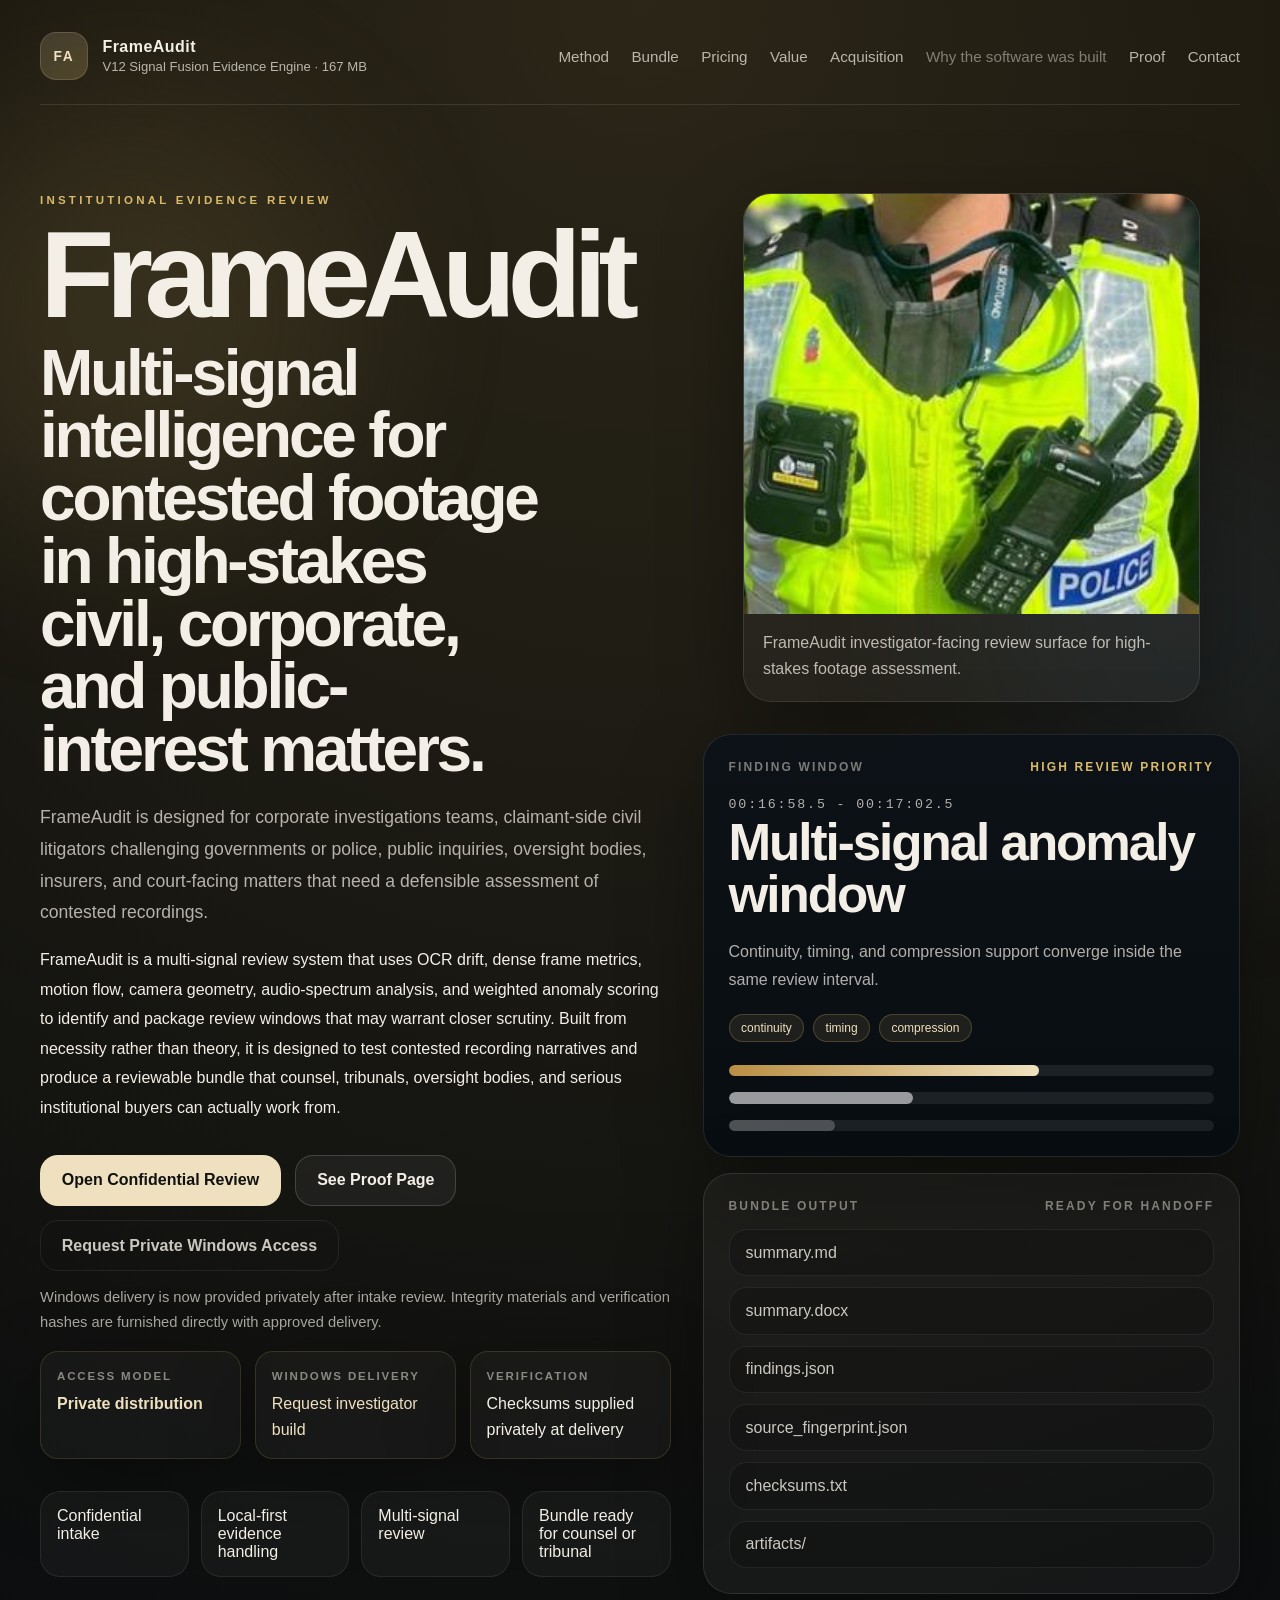
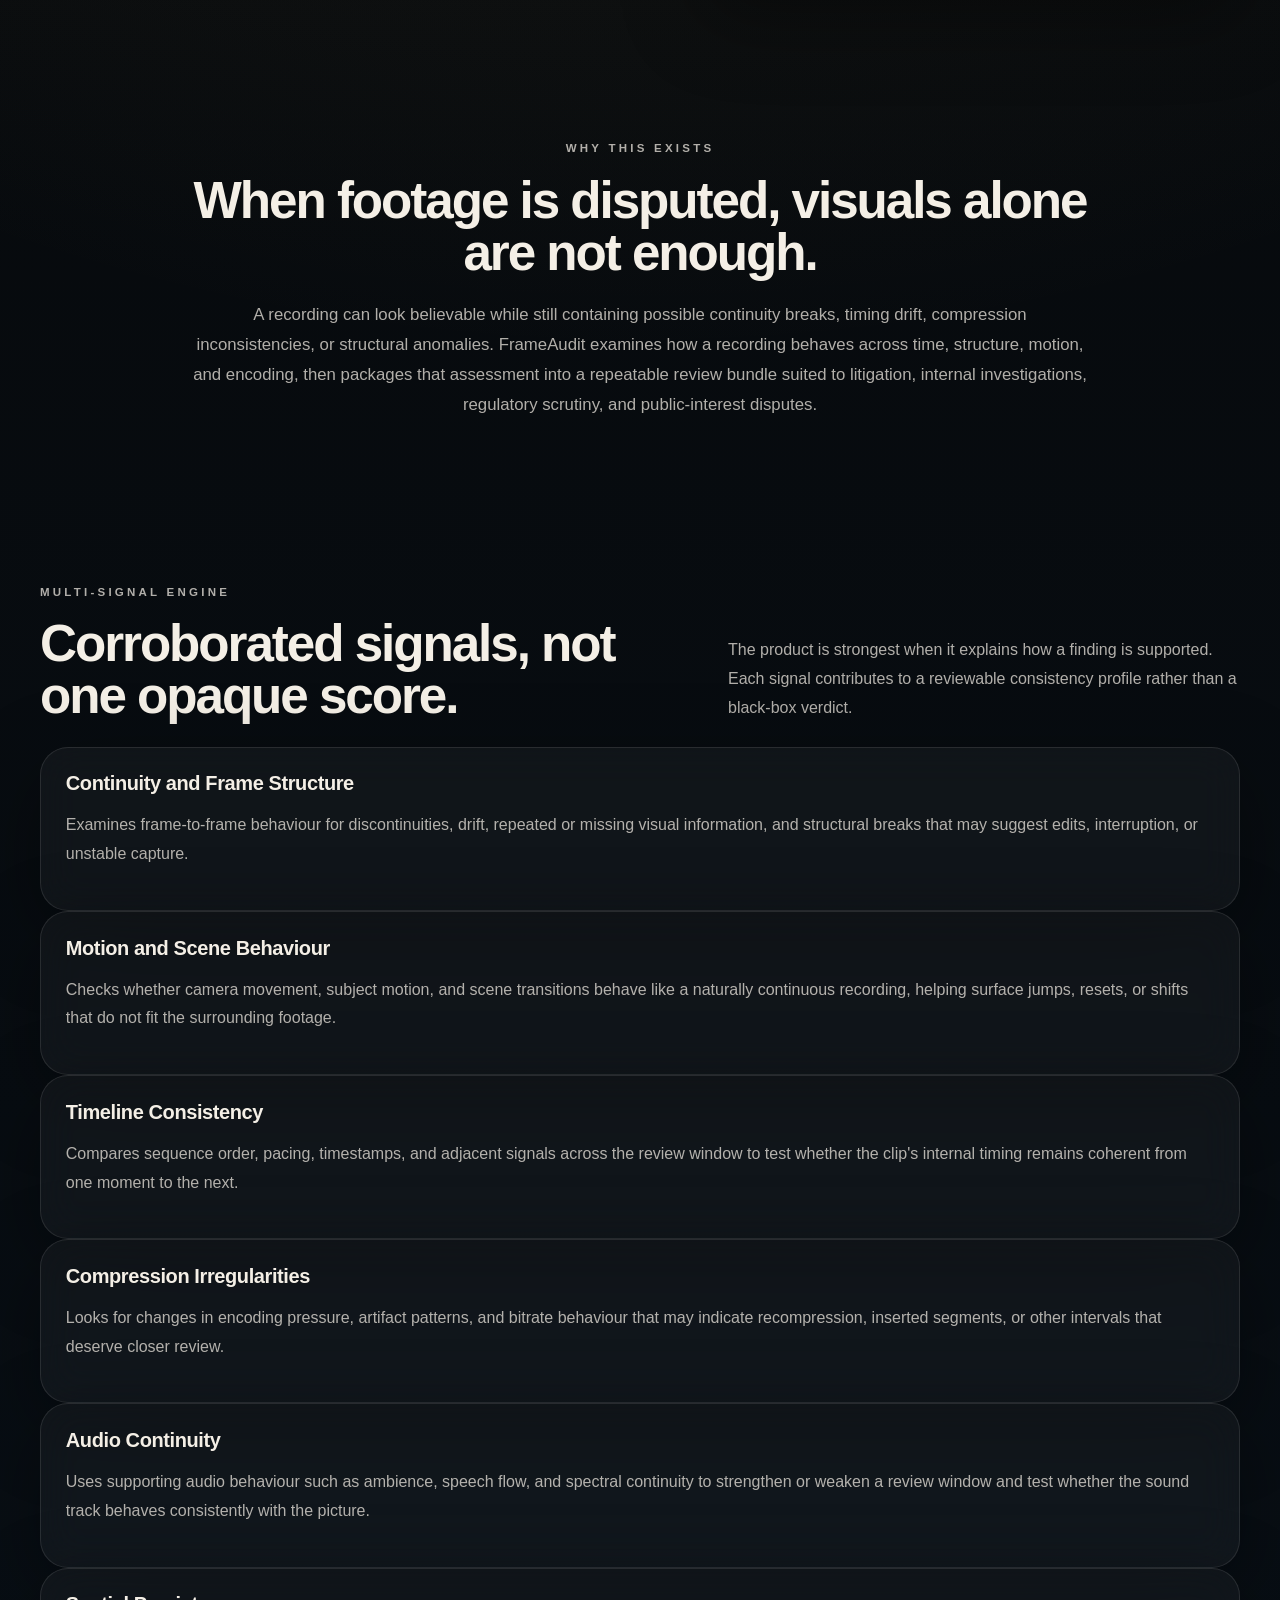
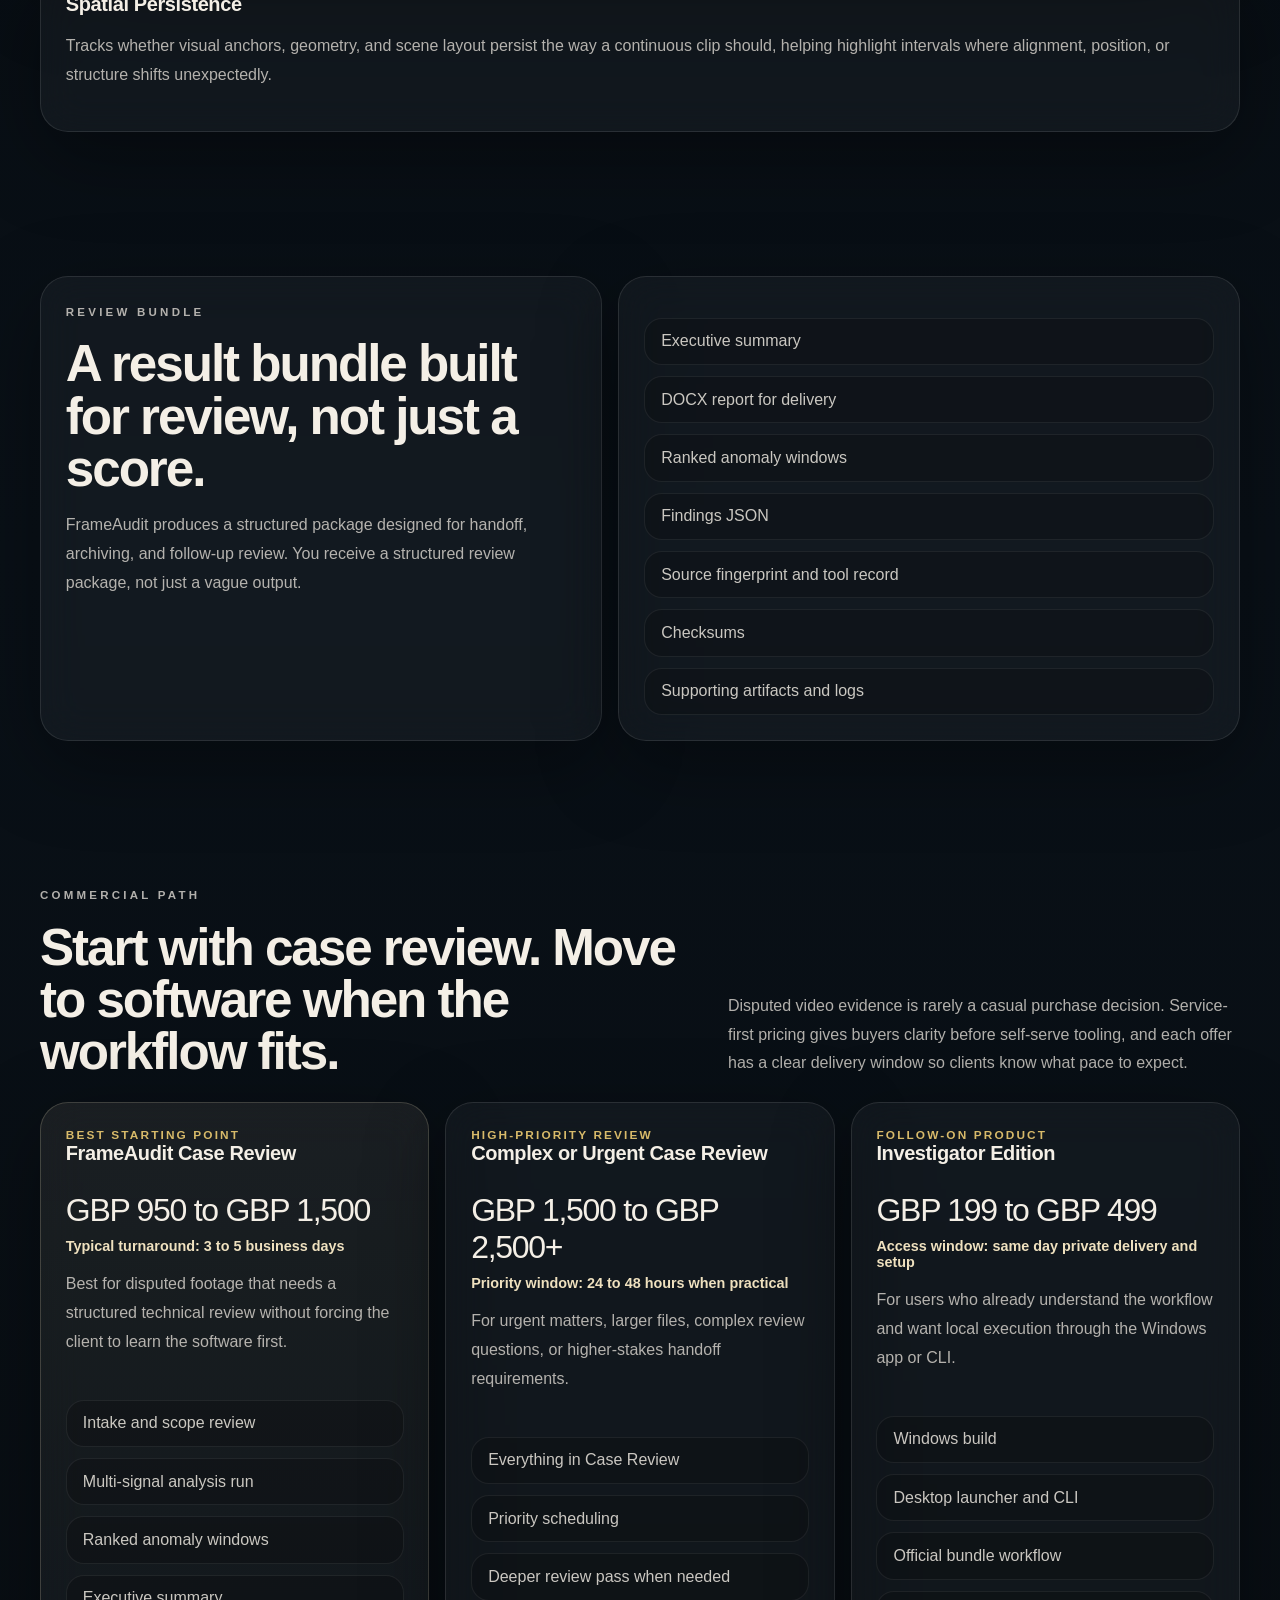
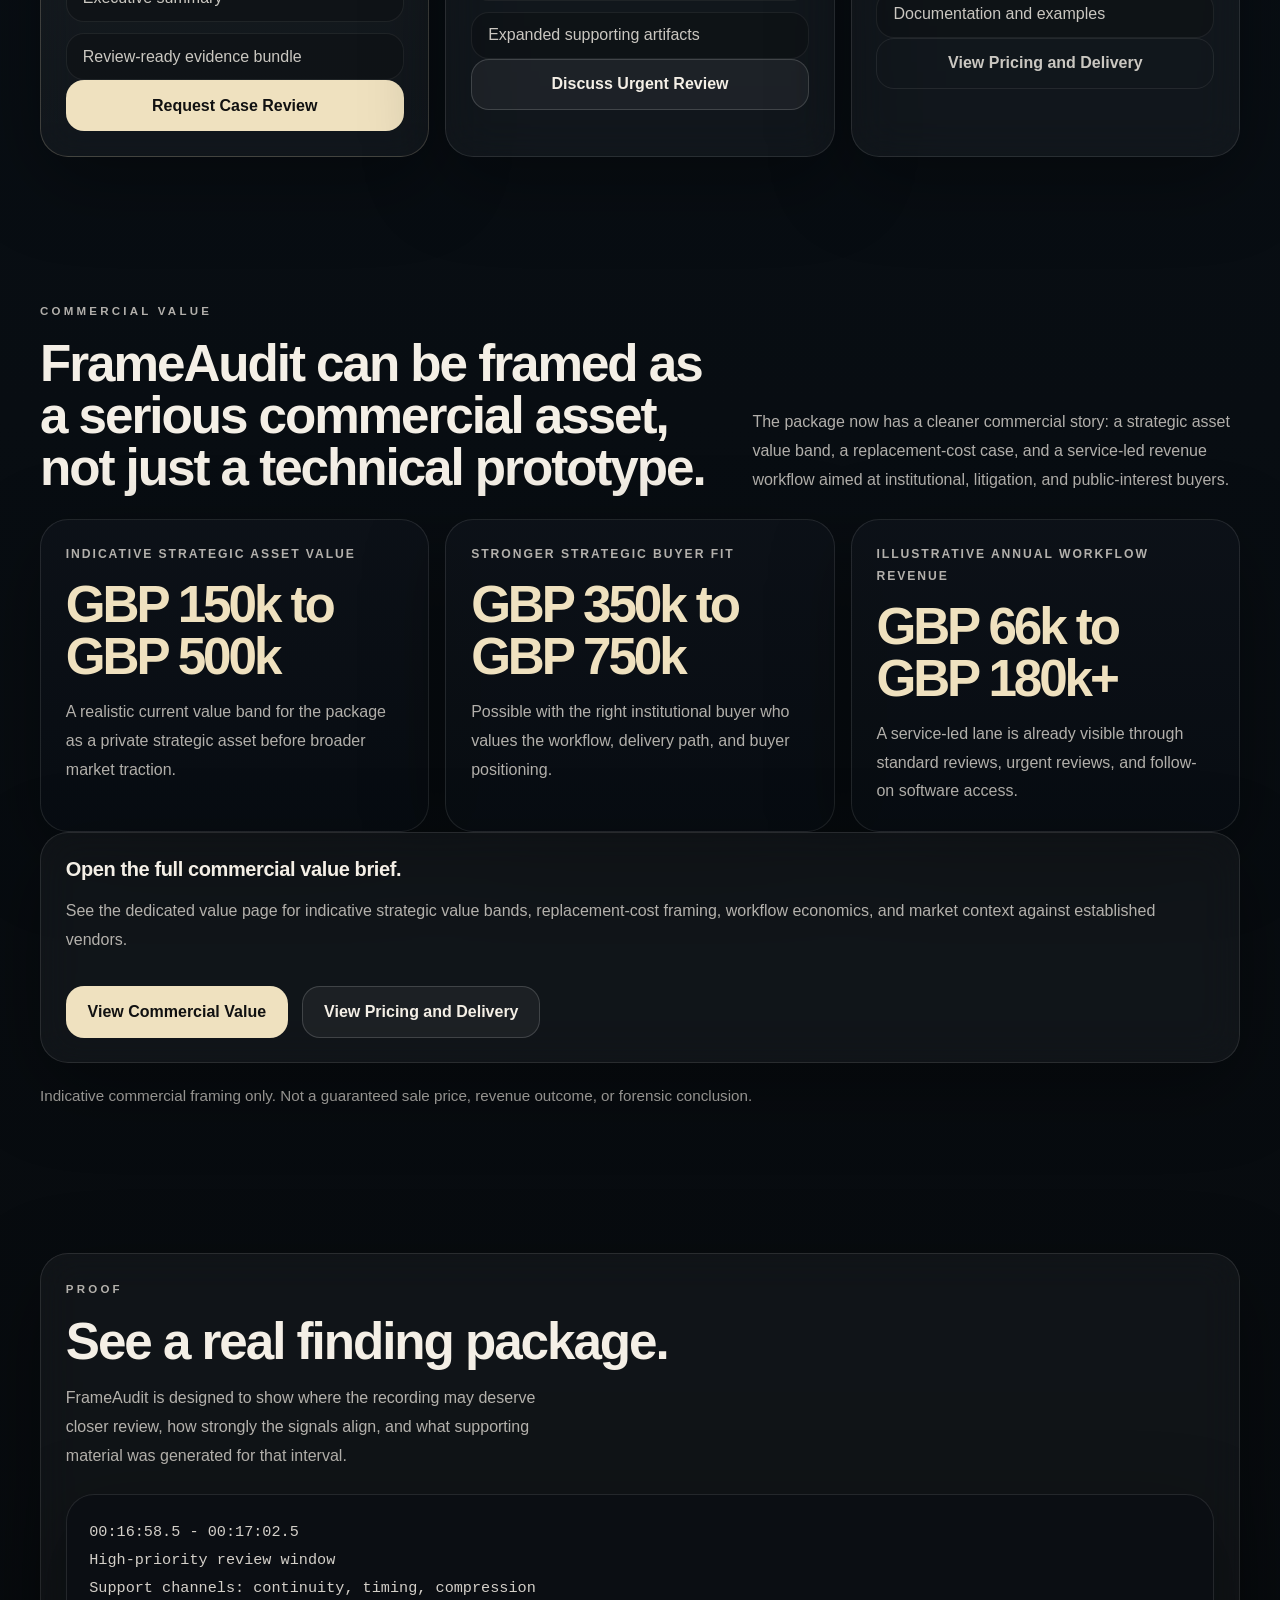
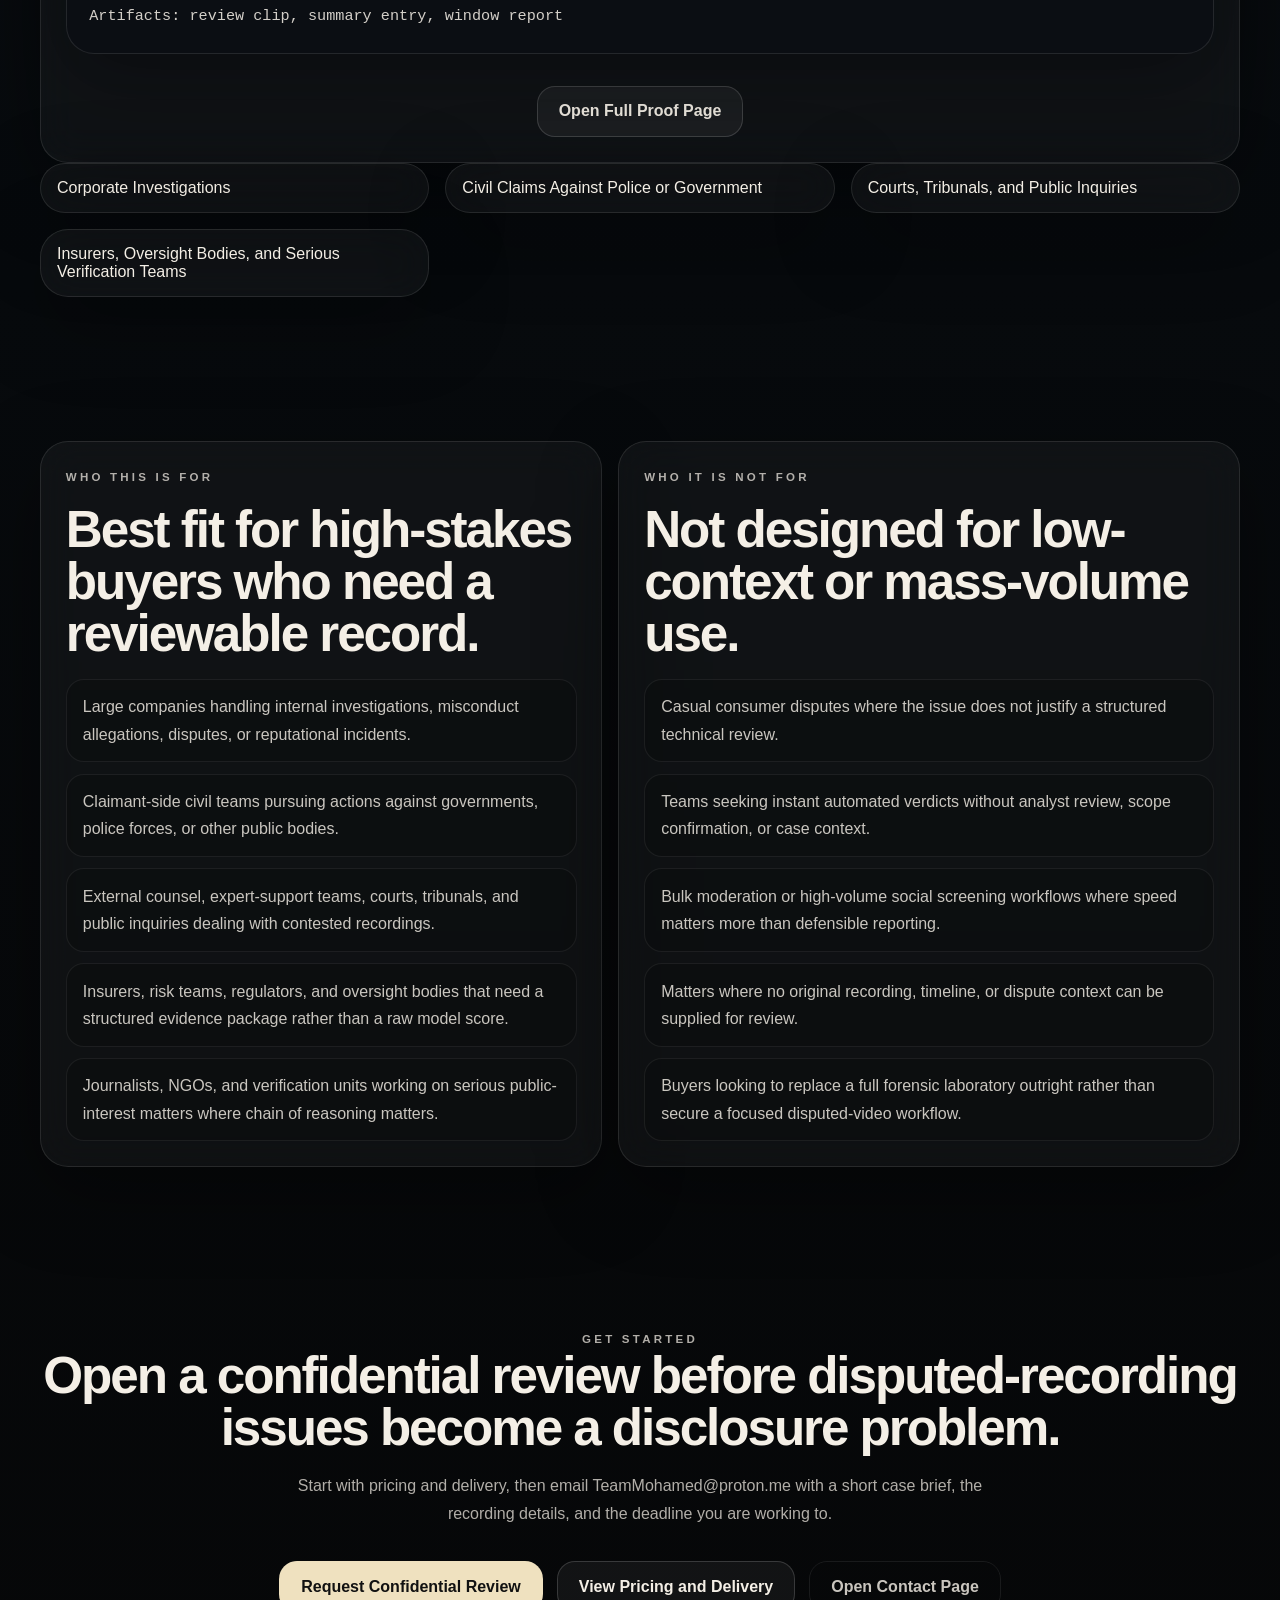
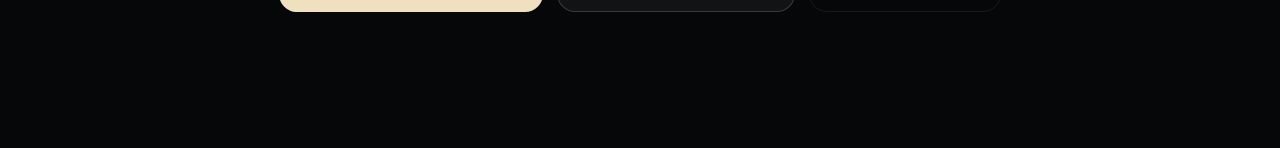
<file: index.html>
<!DOCTYPE html>
<html lang="en">
<head>
  <meta charset="UTF-8">
  <meta name="viewport" content="width=device-width, initial-scale=1.0">
  <title>FrameAudit | Local-First Video Integrity Review</title>
  <meta
    name="description"
    content="FrameAudit helps investigators, legal teams, and analysts assess disputed footage across continuity, timing, compression, audio, and spatial persistence, then package the result into a structured review bundle."
  >
  <link rel="stylesheet" href="./styles.css">
</head>
<body>
  <div class="page-shell">
    <header class="site-header">
      <a class="brand" href="#top">
        <span class="brand-mark">FA</span>
        <span>
          <strong>FrameAudit</strong>
          <small>V12 Signal Fusion Evidence Engine &middot; 167 MB</small>
        </span>
      </a>
      <nav class="site-nav">
        <a href="#method">Method</a>
        <a href="#bundle">Bundle</a>
        <a href="./pricing.html">Pricing</a>
        <a href="./value.html">Value</a>
          <a href="./acquisitions.html">Acquisition</a>
        <span class="site-nav__disabled" title="Coming soon" aria-disabled="true">Why the software was built</span>
        <a href="./proof.html">Proof</a>
        <a href="./contact.html">Contact</a>
      </nav>
    </header>

    <main id="top">
      <section class="hero section">
        <div class="hero-copy reveal-up">
          <p class="eyebrow">Institutional evidence review</p>
          <p class="hero-product-name">FrameAudit</p>
          <h1>Multi-signal intelligence for contested footage in high-stakes civil, corporate, and public-interest matters.</h1>
          <p class="hero-body">
            FrameAudit is designed for corporate investigations teams, claimant-side civil litigators challenging governments or police, public inquiries, oversight bodies, insurers, and court-facing matters that need a defensible assessment of contested recordings.
          </p>
          <p class="hero-detail">
            FrameAudit is a multi-signal review system that uses OCR drift, dense frame metrics, motion flow, camera geometry, audio-spectrum analysis, and weighted anomaly scoring to identify and package review windows that may warrant closer scrutiny. Built from necessity rather than theory, it is designed to test contested recording narratives and produce a reviewable bundle that counsel, tribunals, oversight bodies, and serious institutional buyers can actually work from.
          </p>
          <div class="hero-actions">
            <a class="button button-primary" href="./contact.html?inquiry=case-review#screening-desk">Open Confidential Review</a>
            <a class="button button-secondary" href="./proof.html">See Proof Page</a>
            <a class="button button-tertiary" href="./contact.html?inquiry=private-software-access#screening-desk">Request Private Windows Access</a>
          </div>
          <p class="download-note">
            Windows delivery is now provided privately after intake review. Integrity materials and verification hashes are furnished directly with approved delivery.
          </p>
          <div class="build-strip">
            <div class="build-strip__item">
              <span class="build-strip__label">Access model</span>
              <strong>Private distribution</strong>
            </div>
            <div class="build-strip__item">
              <span class="build-strip__label">Windows delivery</span>
              <a href="mailto:TeamMohamed@proton.me?subject=FrameAudit%20Private%20Windows%20Access%20Request">Request investigator build</a>
            </div>
            <div class="build-strip__item">
              <span class="build-strip__label">Verification</span>
              <span>Checksums supplied privately at delivery</span>
            </div>
          </div>
          <div class="trust-strip">
            <span>Confidential intake</span>
            <span>Local-first evidence handling</span>
            <span>Multi-signal review</span>
            <span>Bundle ready for counsel or tribunal</span>
          </div>
        </div>

        <aside class="hero-panel reveal-up delay-1">
          <figure class="card hero-figure">
            <img src="./assets/bwc-product.jpg" alt="FrameAudit review preview">
            <figcaption>FrameAudit investigator-facing review surface for high-stakes footage assessment.</figcaption>
          </figure>

          <section class="signal-window card">
            <div class="panel-kicker">
              <span>Finding Window</span>
              <span class="severity">High Review Priority</span>
            </div>
            <p class="window-time">00:16:58.5 - 00:17:02.5</p>
            <h2>Multi-signal anomaly window</h2>
            <p>
              Continuity, timing, and compression support converge inside the same review interval.
            </p>
            <div class="tag-row">
              <span>continuity</span>
              <span>timing</span>
              <span>compression</span>
            </div>
            <div class="signal-chart" aria-hidden="true">
              <div class="signal-chart__bar signal-chart__bar--strong"></div>
              <div class="signal-chart__bar signal-chart__bar--medium"></div>
              <div class="signal-chart__bar signal-chart__bar--light"></div>
            </div>
          </section>

          <section class="bundle-manifest card">
            <div class="panel-kicker">
              <span>Bundle Output</span>
              <span>Ready for handoff</span>
            </div>
            <ul>
              <li>summary.md</li>
              <li>summary.docx</li>
              <li>findings.json</li>
              <li>source_fingerprint.json</li>
              <li>checksums.txt</li>
              <li>artifacts/</li>
            </ul>
          </section>
        </aside>
      </section>

      <section class="section section-intro reveal-up delay-2">
        <p class="eyebrow">Why this exists</p>
        <h2>When footage is disputed, visuals alone are not enough.</h2>
        <p>
          A recording can look believable while still containing possible continuity breaks, timing drift, compression inconsistencies, or structural anomalies. FrameAudit examines how a recording behaves across time, structure, motion, and encoding, then packages that assessment into a repeatable review bundle suited to litigation, internal investigations, regulatory scrutiny, and public-interest disputes.
        </p>
      </section>

      <section class="section" id="method">
        <div class="section-heading reveal-up">
          <div>
            <p class="eyebrow">Multi-signal engine</p>
            <h2>Corroborated signals, not one opaque score.</h2>
          </div>
          <p>
            The product is strongest when it explains how a finding is supported. Each signal contributes to a reviewable consistency profile rather than a black-box verdict.
          </p>
        </div>
        <div class="card-grid card-grid--signals">
          <article class="card reveal-up">
            <h3>Continuity and Frame Structure</h3>
            <p>Examines frame-to-frame behaviour for discontinuities, drift, repeated or missing visual information, and structural breaks that may suggest edits, interruption, or unstable capture.</p>
          </article>
          <article class="card reveal-up delay-1">
            <h3>Motion and Scene Behaviour</h3>
            <p>Checks whether camera movement, subject motion, and scene transitions behave like a naturally continuous recording, helping surface jumps, resets, or shifts that do not fit the surrounding footage.</p>
          </article>
          <article class="card reveal-up delay-2">
            <h3>Timeline Consistency</h3>
            <p>Compares sequence order, pacing, timestamps, and adjacent signals across the review window to test whether the clip's internal timing remains coherent from one moment to the next.</p>
          </article>
          <article class="card reveal-up">
            <h3>Compression Irregularities</h3>
            <p>Looks for changes in encoding pressure, artifact patterns, and bitrate behaviour that may indicate recompression, inserted segments, or other intervals that deserve closer review.</p>
          </article>
          <article class="card reveal-up delay-1">
            <h3>Audio Continuity</h3>
            <p>Uses supporting audio behaviour such as ambience, speech flow, and spectral continuity to strengthen or weaken a review window and test whether the sound track behaves consistently with the picture.</p>
          </article>
          <article class="card reveal-up delay-2">
            <h3>Spatial Persistence</h3>
            <p>Tracks whether visual anchors, geometry, and scene layout persist the way a continuous clip should, helping highlight intervals where alignment, position, or structure shifts unexpectedly.</p>
          </article>
        </div>
      </section>

      <section class="section split-section" id="bundle">
        <article class="card reveal-up">
          <p class="eyebrow">Review bundle</p>
          <h2>A result bundle built for review, not just a score.</h2>
          <p>
            FrameAudit produces a structured package designed for handoff, archiving, and follow-up review. You receive a structured review package, not just a vague output.
          </p>
        </article>
        <article class="card card-list reveal-up delay-1">
          <ul>
            <li>Executive summary</li>
            <li>DOCX report for delivery</li>
            <li>Ranked anomaly windows</li>
            <li>Findings JSON</li>
            <li>Source fingerprint and tool record</li>
            <li>Checksums</li>
            <li>Supporting artifacts and logs</li>
          </ul>
        </article>
      </section>

      <section class="section" id="pricing">
        <div class="section-heading reveal-up">
          <div>
            <p class="eyebrow">Commercial path</p>
            <h2>Start with case review. Move to software when the workflow fits.</h2>
          </div>
          <p>
            Disputed video evidence is rarely a casual purchase decision. Service-first pricing gives buyers clarity before self-serve tooling, and each offer has a clear delivery window so clients know what pace to expect.
          </p>
        </div>
        <div class="pricing-grid">
          <article class="pricing-card pricing-card--featured reveal-up">
            <div class="pricing-card__topline">Best starting point</div>
            <h3>FrameAudit Case Review</h3>
            <p class="price">GBP 950 to GBP 1,500</p>
            <p class="pricing-card__meta">Typical turnaround: 3 to 5 business days</p>
            <p class="pricing-card__body">
              Best for disputed footage that needs a structured technical review without forcing the client to learn the software first.
            </p>
            <ul>
              <li>Intake and scope review</li>
              <li>Multi-signal analysis run</li>
              <li>Ranked anomaly windows</li>
              <li>Executive summary</li>
              <li>Review-ready evidence bundle</li>
            </ul>
            <a class="button button-primary" href="mailto:TeamMohamed@proton.me?subject=FrameAudit%20Case%20Review%20Request">Request Case Review</a>
          </article>

          <article class="pricing-card reveal-up delay-1">
            <div class="pricing-card__topline">High-priority review</div>
            <h3>Complex or Urgent Case Review</h3>
            <p class="price">GBP 1,500 to GBP 2,500+</p>
            <p class="pricing-card__meta">Priority window: 24 to 48 hours when practical</p>
            <p class="pricing-card__body">
              For urgent matters, larger files, complex review questions, or higher-stakes handoff requirements.
            </p>
            <ul>
              <li>Everything in Case Review</li>
              <li>Priority scheduling</li>
              <li>Deeper review pass when needed</li>
              <li>Expanded supporting artifacts</li>
            </ul>
            <a class="button button-secondary" href="mailto:TeamMohamed@proton.me?subject=FrameAudit%20Urgent%20Review%20Request">Discuss Urgent Review</a>
          </article>

          <article class="pricing-card reveal-up delay-2">
            <div class="pricing-card__topline">Follow-on product</div>
            <h3>Investigator Edition</h3>
            <p class="price">GBP 199 to GBP 499</p>
            <p class="pricing-card__meta">Access window: same day private delivery and setup</p>
            <p class="pricing-card__body">
              For users who already understand the workflow and want local execution through the Windows app or CLI.
            </p>
            <ul>
              <li>Windows build</li>
              <li>Desktop launcher and CLI</li>
              <li>Official bundle workflow</li>
              <li>Documentation and examples</li>
            </ul>
            <a class="button button-tertiary" href="./pricing.html">View Pricing and Delivery</a>
          </article>
        </div>
      </section>

      <section class="section value-section" id="value">
        <div class="section-heading reveal-up">
          <div>
            <p class="eyebrow">Commercial value</p>
            <h2>FrameAudit can be framed as a serious commercial asset, not just a technical prototype.</h2>
          </div>
          <p>
            The package now has a cleaner commercial story: a strategic asset value band, a replacement-cost case, and a service-led revenue workflow aimed at institutional, litigation, and public-interest buyers.
          </p>
        </div>

        <div class="value-stat-grid reveal-up delay-1">
          <article class="card value-stat">
            <p class="value-stat__label">Indicative strategic asset value</p>
            <span class="value-stat__amount">GBP 150k to GBP 500k</span>
            <p class="value-stat__copy">A realistic current value band for the package as a private strategic asset before broader market traction.</p>
          </article>
          <article class="card value-stat">
            <p class="value-stat__label">Stronger strategic buyer fit</p>
            <span class="value-stat__amount">GBP 350k to GBP 750k</span>
            <p class="value-stat__copy">Possible with the right institutional buyer who values the workflow, delivery path, and buyer positioning.</p>
          </article>
          <article class="card value-stat">
            <p class="value-stat__label">Illustrative annual workflow revenue</p>
            <span class="value-stat__amount">GBP 66k to GBP 180k+</span>
            <p class="value-stat__copy">A service-led lane is already visible through standard reviews, urgent reviews, and follow-on software access.</p>
          </article>
        </div>

        <article class="card reveal-up delay-2">
          <h3>Open the full commercial value brief.</h3>
          <p>
            See the dedicated value page for indicative strategic value bands, replacement-cost framing, workflow economics, and market context against established vendors.
          </p>
          <div class="hero-actions">
            <a class="button button-primary" href="./value.html">View Commercial Value</a>
            <a class="button button-secondary" href="./pricing.html">View Pricing and Delivery</a>
          </div>
        </article>

        <p class="value-footnote reveal-up delay-2">
          Indicative commercial framing only. Not a guaranteed sale price, revenue outcome, or forensic conclusion.
        </p>
      </section>

      <section class="section proof-section" id="proof">
        <article class="card proof-card reveal-up">
          <div class="section-heading section-heading--stacked">
            <div>
              <p class="eyebrow">Proof</p>
              <h2>See a real finding package.</h2>
            </div>
            <p>
              FrameAudit is designed to show where the recording may deserve closer review, how strongly the signals align, and what supporting material was generated for that interval.
            </p>
          </div>
          <div class="proof-console">
            <div>00:16:58.5 - 00:17:02.5</div>
            <div>High-priority review window</div>
            <div>Support channels: continuity, timing, compression</div>
            <div>Artifacts: review clip, summary entry, window report</div>
          </div>
          <div class="hero-actions hero-actions--centered">
            <a class="button button-secondary" href="./proof.html">Open Full Proof Page</a>
          </div>
        </article>

        <div class="use-case-grid">
          <div class="use-case reveal-up">Corporate Investigations</div>
          <div class="use-case reveal-up delay-1">Civil Claims Against Police or Government</div>
          <div class="use-case reveal-up delay-2">Courts, Tribunals, and Public Inquiries</div>
          <div class="use-case reveal-up">Insurers, Oversight Bodies, and Serious Verification Teams</div>
        </div>
      </section>

      <section class="section split-section" id="fit">
        <article class="card reveal-up">
          <p class="eyebrow">Who this is for</p>
          <h2>Best fit for high-stakes buyers who need a reviewable record.</h2>
          <ul class="stack-list">
            <li>Large companies handling internal investigations, misconduct allegations, disputes, or reputational incidents.</li>
            <li>Claimant-side civil teams pursuing actions against governments, police forces, or other public bodies.</li>
            <li>External counsel, expert-support teams, courts, tribunals, and public inquiries dealing with contested recordings.</li>
            <li>Insurers, risk teams, regulators, and oversight bodies that need a structured evidence package rather than a raw model score.</li>
            <li>Journalists, NGOs, and verification units working on serious public-interest matters where chain of reasoning matters.</li>
          </ul>
        </article>

        <article class="card reveal-up delay-1">
          <p class="eyebrow">Who it is not for</p>
          <h2>Not designed for low-context or mass-volume use.</h2>
          <ul class="stack-list">
            <li>Casual consumer disputes where the issue does not justify a structured technical review.</li>
            <li>Teams seeking instant automated verdicts without analyst review, scope confirmation, or case context.</li>
            <li>Bulk moderation or high-volume social screening workflows where speed matters more than defensible reporting.</li>
            <li>Matters where no original recording, timeline, or dispute context can be supplied for review.</li>
            <li>Buyers looking to replace a full forensic laboratory outright rather than secure a focused disputed-video workflow.</li>
          </ul>
        </article>
      </section>

      <section class="section cta-section reveal-up" id="contact">
        <p class="eyebrow">Get started</p>
        <h2>Open a confidential review before disputed-recording issues become a disclosure problem.</h2>
        <p>
          Start with pricing and delivery, then email TeamMohamed@proton.me with a short case brief, the recording details, and the deadline you are working to.
        </p>
        <div class="hero-actions">
          <a class="button button-primary" href="mailto:TeamMohamed@proton.me?subject=FrameAudit%20Case%20Review%20Request">Request Confidential Review</a>
          <a class="button button-secondary" href="./pricing.html">View Pricing and Delivery</a>
          <a class="button button-tertiary" href="./contact.html">Open Contact Page</a>
        </div>
      </section>
    </main>
  </div>
</body>
</html>
</file>
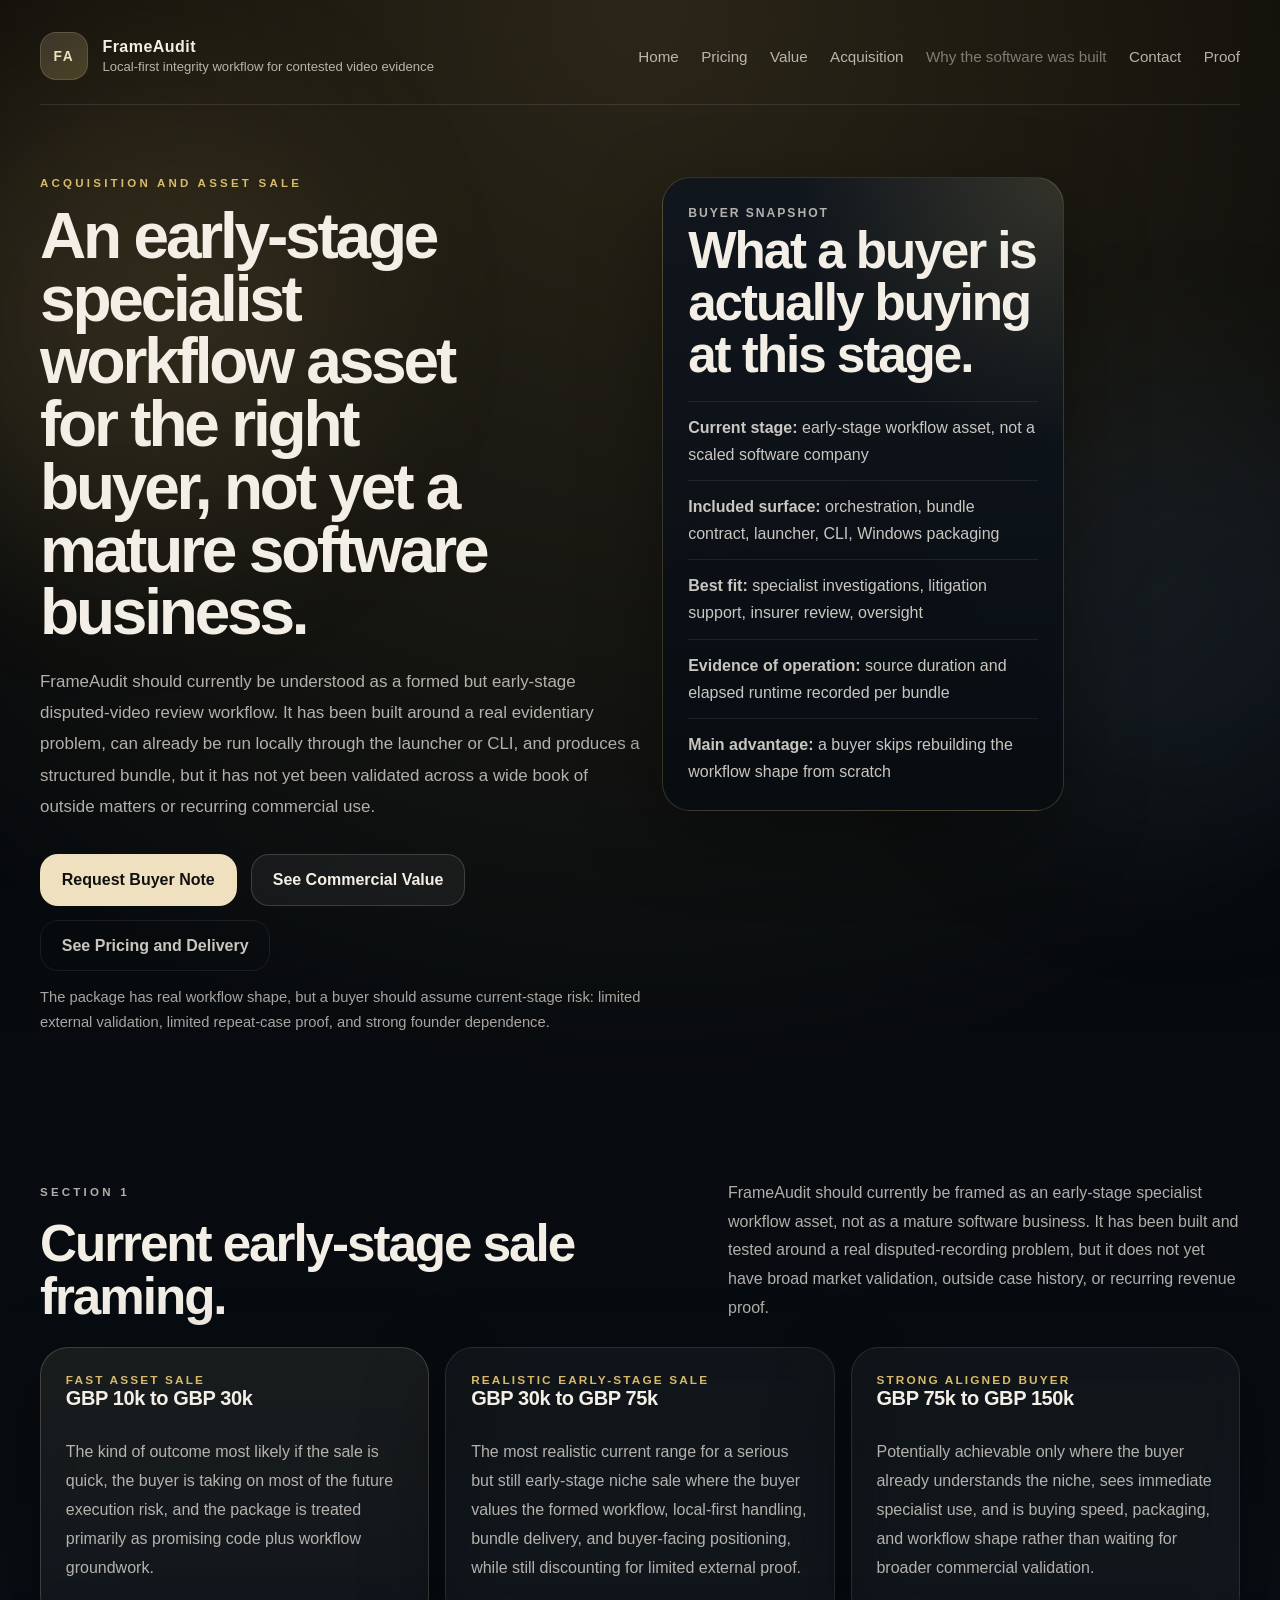
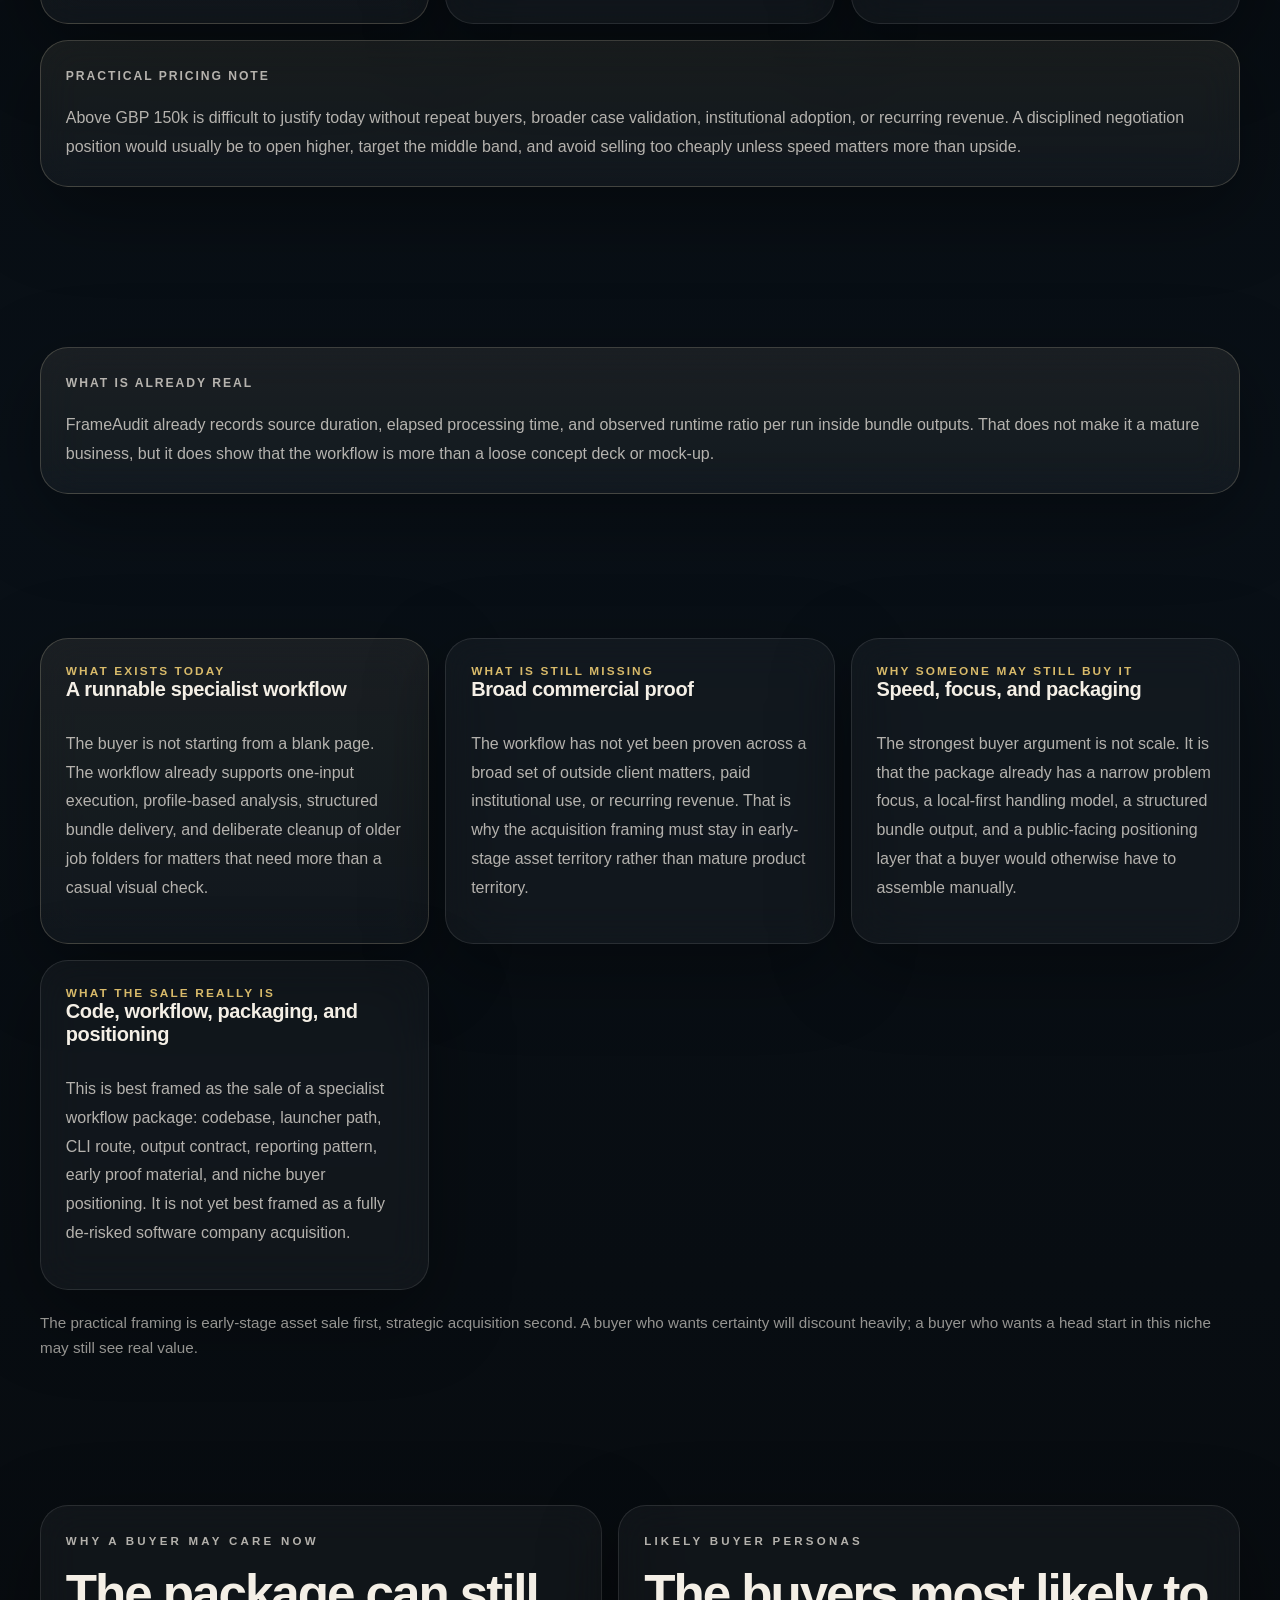
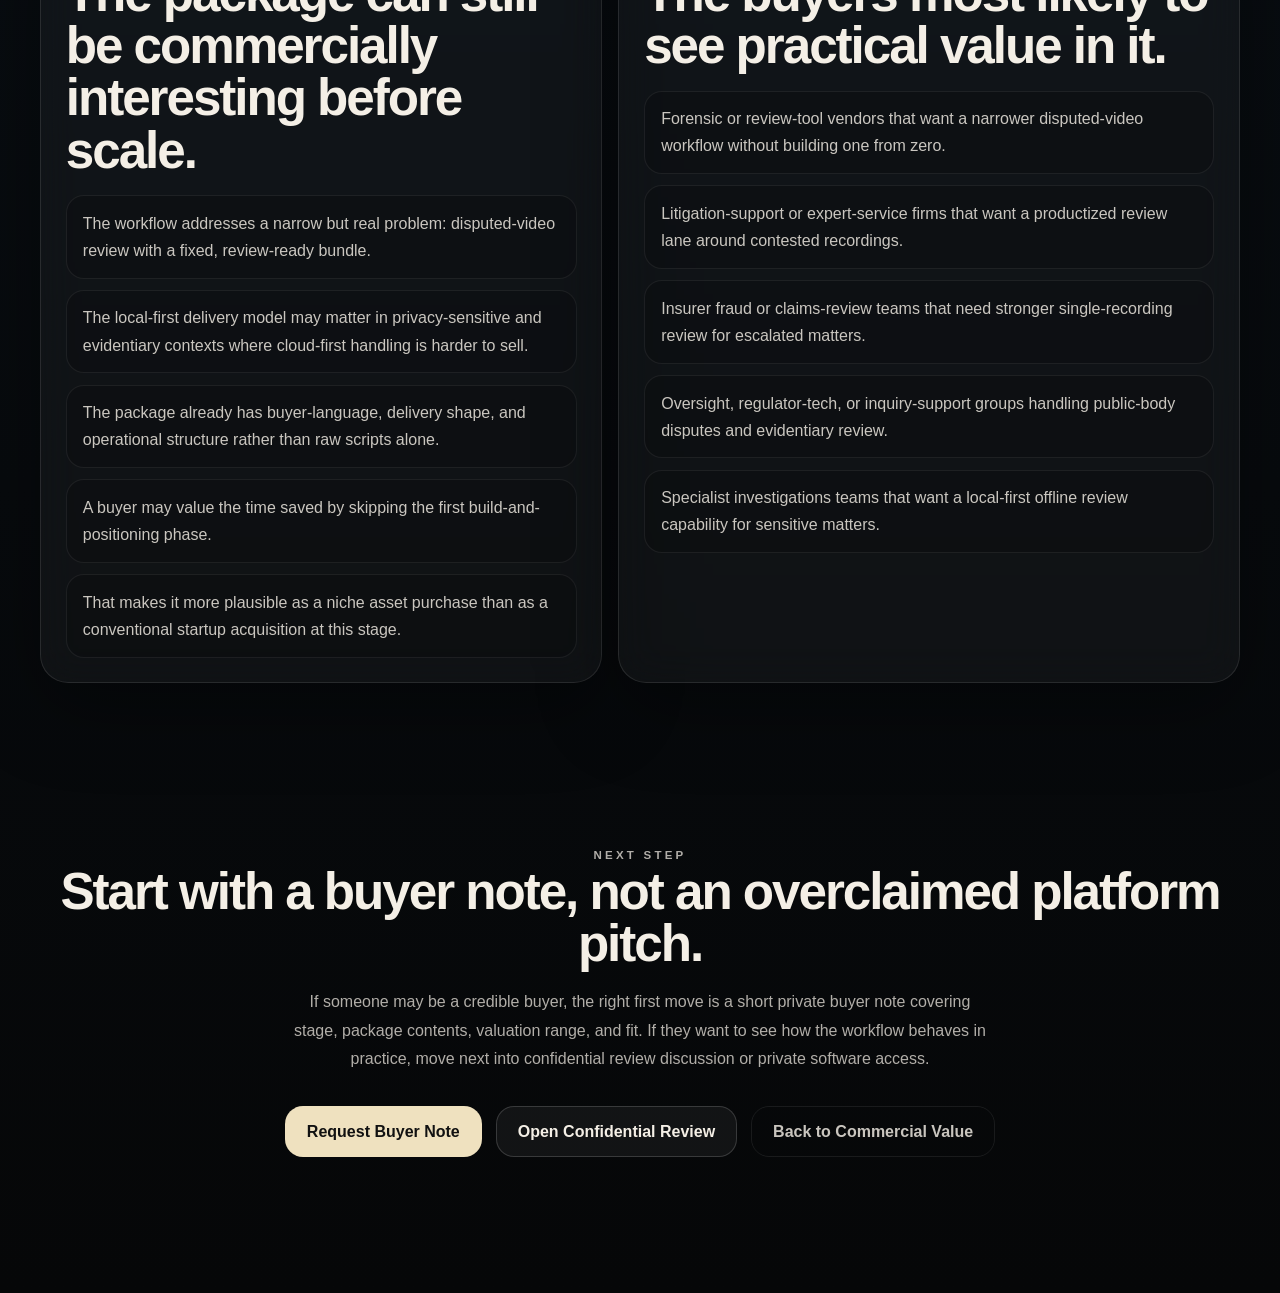
<file: acquisitions.html>
<!DOCTYPE html>
<html lang="en">
<head>
  <meta charset="UTF-8">
  <meta name="viewport" content="width=device-width, initial-scale=1.0">
  <title>FrameAudit | Acquisition and Asset Sale</title>
  <meta
    name="description"
    content="FrameAudit acquisition and asset-sale framing for an early-stage disputed-video review workflow, including realistic buyer fit, package contents, and current-stage pricing context."
  >
  <link rel="stylesheet" href="./styles.css">
</head>
<body>
  <div class="page-shell">
    <header class="site-header">
      <a class="brand" href="./index.html">
        <span class="brand-mark">FA</span>
        <span>
          <strong>FrameAudit</strong>
          <small>Local-first integrity workflow for contested video evidence</small>
        </span>
      </a>
      <nav class="site-nav">
        <a href="./index.html">Home</a>
        <a href="./pricing.html">Pricing</a>
        <a href="./value.html">Value</a>
        <a href="./acquisitions.html">Acquisition</a>
        <span class="site-nav__disabled" title="Coming soon" aria-disabled="true">Why the software was built</span>
        <a href="./contact.html">Contact</a>
        <a href="./proof.html">Proof</a>
      </nav>
    </header>

    <main>
      <section class="section page-hero page-hero--value">
        <div class="value-hero-grid">
          <div class="reveal-up">
            <p class="eyebrow">Acquisition and asset sale</p>
            <h1>An early-stage specialist workflow asset for the right buyer, not yet a mature software business.</h1>
            <p class="page-copy">
              FrameAudit should currently be understood as a formed but early-stage disputed-video review workflow. It has been built around a real evidentiary problem, can already be run locally through the launcher or CLI, and produces a structured bundle, but it has not yet been validated across a wide book of outside matters or recurring commercial use.
            </p>
            <div class="hero-actions">
              <a class="button button-primary" href="mailto:TeamMohamed@proton.me?subject=FrameAudit%20Buyer%20Note%20Request">Request Buyer Note</a>
              <a class="button button-secondary" href="./value.html">See Commercial Value</a>
              <a class="button button-tertiary" href="./pricing.html">See Pricing and Delivery</a>
            </div>
            <p class="download-note">
              The package has real workflow shape, but a buyer should assume current-stage risk: limited external validation, limited repeat-case proof, and strong founder dependence.
            </p>
          </div>

          <aside class="card value-brief-card reveal-up delay-1">
            <p class="value-brief-card__label">Buyer snapshot</p>
            <h2>What a buyer is actually buying at this stage.</h2>
            <ul class="value-brief-list">
              <li><strong>Current stage:</strong> early-stage workflow asset, not a scaled software company</li>
              <li><strong>Included surface:</strong> orchestration, bundle contract, launcher, CLI, Windows packaging</li>
              <li><strong>Best fit:</strong> specialist investigations, litigation support, insurer review, oversight</li>
              <li><strong>Evidence of operation:</strong> source duration and elapsed runtime recorded per bundle</li>
              <li><strong>Main advantage:</strong> a buyer skips rebuilding the workflow shape from scratch</li>
            </ul>
          </aside>
        </div>
      </section>

      <section class="section">
        <div class="section-heading reveal-up">
          <div>
            <p class="eyebrow">Section 1</p>
            <h2>Current early-stage sale framing.</h2>
          </div>
          <p>
            FrameAudit should currently be framed as an early-stage specialist workflow asset, not as a mature software business. It has been built and tested around a real disputed-recording problem, but it does not yet have broad market validation, outside case history, or recurring revenue proof.
          </p>
        </div>

        <div class="pricing-grid">
          <article class="pricing-card pricing-card--featured reveal-up">
            <div class="pricing-card__topline">Fast asset sale</div>
            <h3>GBP 10k to GBP 30k</h3>
            <p class="pricing-card__body">
              The kind of outcome most likely if the sale is quick, the buyer is taking on most of the future execution risk, and the package is treated primarily as promising code plus workflow groundwork.
            </p>
          </article>

          <article class="pricing-card reveal-up delay-1">
            <div class="pricing-card__topline">Realistic early-stage sale</div>
            <h3>GBP 30k to GBP 75k</h3>
            <p class="pricing-card__body">
              The most realistic current range for a serious but still early-stage niche sale where the buyer values the formed workflow, local-first handling, bundle delivery, and buyer-facing positioning, while still discounting for limited external proof.
            </p>
          </article>

          <article class="pricing-card reveal-up delay-2">
            <div class="pricing-card__topline">Strong aligned buyer</div>
            <h3>GBP 75k to GBP 150k</h3>
            <p class="pricing-card__body">
              Potentially achievable only where the buyer already understands the niche, sees immediate specialist use, and is buying speed, packaging, and workflow shape rather than waiting for broader commercial validation.
            </p>
          </article>
        </div>

        <article class="card value-callout reveal-up delay-1">
          <p class="value-callout__label">Practical pricing note</p>
          <p>
            Above GBP 150k is difficult to justify today without repeat buyers, broader case validation, institutional adoption, or recurring revenue. A disciplined negotiation position would usually be to open higher, target the middle band, and avoid selling too cheaply unless speed matters more than upside.
          </p>
        </article>
      </section>

      <section class="section">
        <article class="card value-callout reveal-up">
          <p class="value-callout__label">What is already real</p>
          <p>
            FrameAudit already records source duration, elapsed processing time, and observed runtime ratio per run inside bundle outputs. That does not make it a mature business, but it does show that the workflow is more than a loose concept deck or mock-up.
          </p>
        </article>
      </section>

      <section class="section">
        <div class="pricing-grid">
          <article class="pricing-card pricing-card--featured reveal-up">
            <div class="pricing-card__topline">What exists today</div>
            <h3>A runnable specialist workflow</h3>
            <p class="pricing-card__body">
              The buyer is not starting from a blank page. The workflow already supports one-input execution, profile-based analysis, structured bundle delivery, and deliberate cleanup of older job folders for matters that need more than a casual visual check.
            </p>
          </article>

          <article class="pricing-card reveal-up delay-1">
            <div class="pricing-card__topline">What is still missing</div>
            <h3>Broad commercial proof</h3>
            <p class="pricing-card__body">
              The workflow has not yet been proven across a broad set of outside client matters, paid institutional use, or recurring revenue. That is why the acquisition framing must stay in early-stage asset territory rather than mature product territory.
            </p>
          </article>

          <article class="pricing-card reveal-up delay-2">
            <div class="pricing-card__topline">Why someone may still buy it</div>
            <h3>Speed, focus, and packaging</h3>
            <p class="pricing-card__body">
              The strongest buyer argument is not scale. It is that the package already has a narrow problem focus, a local-first handling model, a structured bundle output, and a public-facing positioning layer that a buyer would otherwise have to assemble manually.
            </p>
          </article>

          <article class="pricing-card reveal-up">
            <div class="pricing-card__topline">What the sale really is</div>
            <h3>Code, workflow, packaging, and positioning</h3>
            <p class="pricing-card__body">
              This is best framed as the sale of a specialist workflow package: codebase, launcher path, CLI route, output contract, reporting pattern, early proof material, and niche buyer positioning. It is not yet best framed as a fully de-risked software company acquisition.
            </p>
          </article>
        </div>

        <p class="value-footnote reveal-up delay-2">
          The practical framing is early-stage asset sale first, strategic acquisition second. A buyer who wants certainty will discount heavily; a buyer who wants a head start in this niche may still see real value.
        </p>
      </section>

      <section class="section split-section">
        <article class="card reveal-up">
          <p class="eyebrow">Why a buyer may care now</p>
          <h2>The package can still be commercially interesting before scale.</h2>
          <ul class="stack-list">
            <li>The workflow addresses a narrow but real problem: disputed-video review with a fixed, review-ready bundle.</li>
            <li>The local-first delivery model may matter in privacy-sensitive and evidentiary contexts where cloud-first handling is harder to sell.</li>
            <li>The package already has buyer-language, delivery shape, and operational structure rather than raw scripts alone.</li>
            <li>A buyer may value the time saved by skipping the first build-and-positioning phase.</li>
            <li>That makes it more plausible as a niche asset purchase than as a conventional startup acquisition at this stage.</li>
          </ul>
        </article>

        <article class="card reveal-up delay-1">
          <p class="eyebrow">Likely buyer personas</p>
          <h2>The buyers most likely to see practical value in it.</h2>
          <ul class="stack-list">
            <li>Forensic or review-tool vendors that want a narrower disputed-video workflow without building one from zero.</li>
            <li>Litigation-support or expert-service firms that want a productized review lane around contested recordings.</li>
            <li>Insurer fraud or claims-review teams that need stronger single-recording review for escalated matters.</li>
            <li>Oversight, regulator-tech, or inquiry-support groups handling public-body disputes and evidentiary review.</li>
            <li>Specialist investigations teams that want a local-first offline review capability for sensitive matters.</li>
          </ul>
        </article>
      </section>

      <section class="section cta-section reveal-up">
        <p class="eyebrow">Next step</p>
        <h2>Start with a buyer note, not an overclaimed platform pitch.</h2>
        <p>
          If someone may be a credible buyer, the right first move is a short private buyer note covering stage, package contents, valuation range, and fit. If they want to see how the workflow behaves in practice, move next into confidential review discussion or private software access.
        </p>
        <div class="hero-actions">
          <a class="button button-primary" href="mailto:TeamMohamed@proton.me?subject=FrameAudit%20Buyer%20Note%20Request">Request Buyer Note</a>
          <a class="button button-secondary" href="./contact.html?inquiry=case-review#screening-desk">Open Confidential Review</a>
          <a class="button button-tertiary" href="./value.html">Back to Commercial Value</a>
        </div>
      </section>
    </main>
  </div>
</body>
</html>
</file>
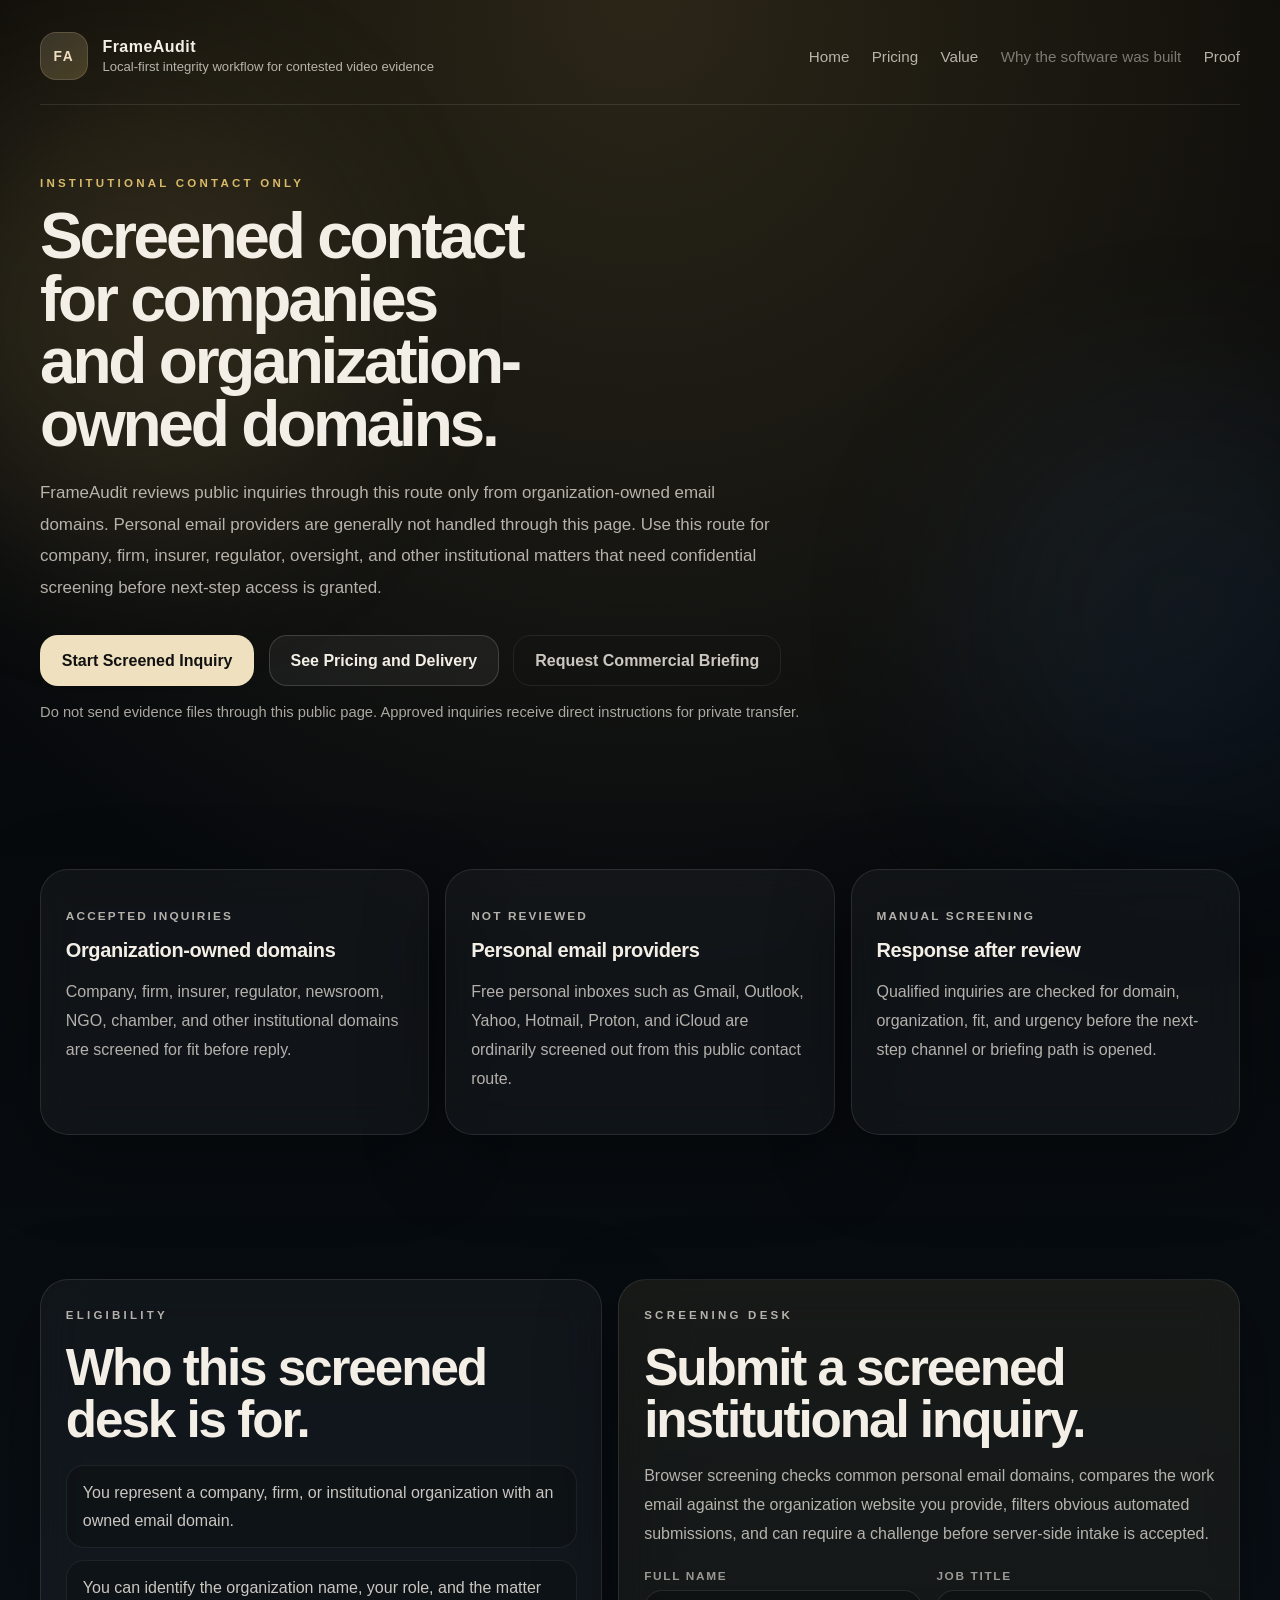
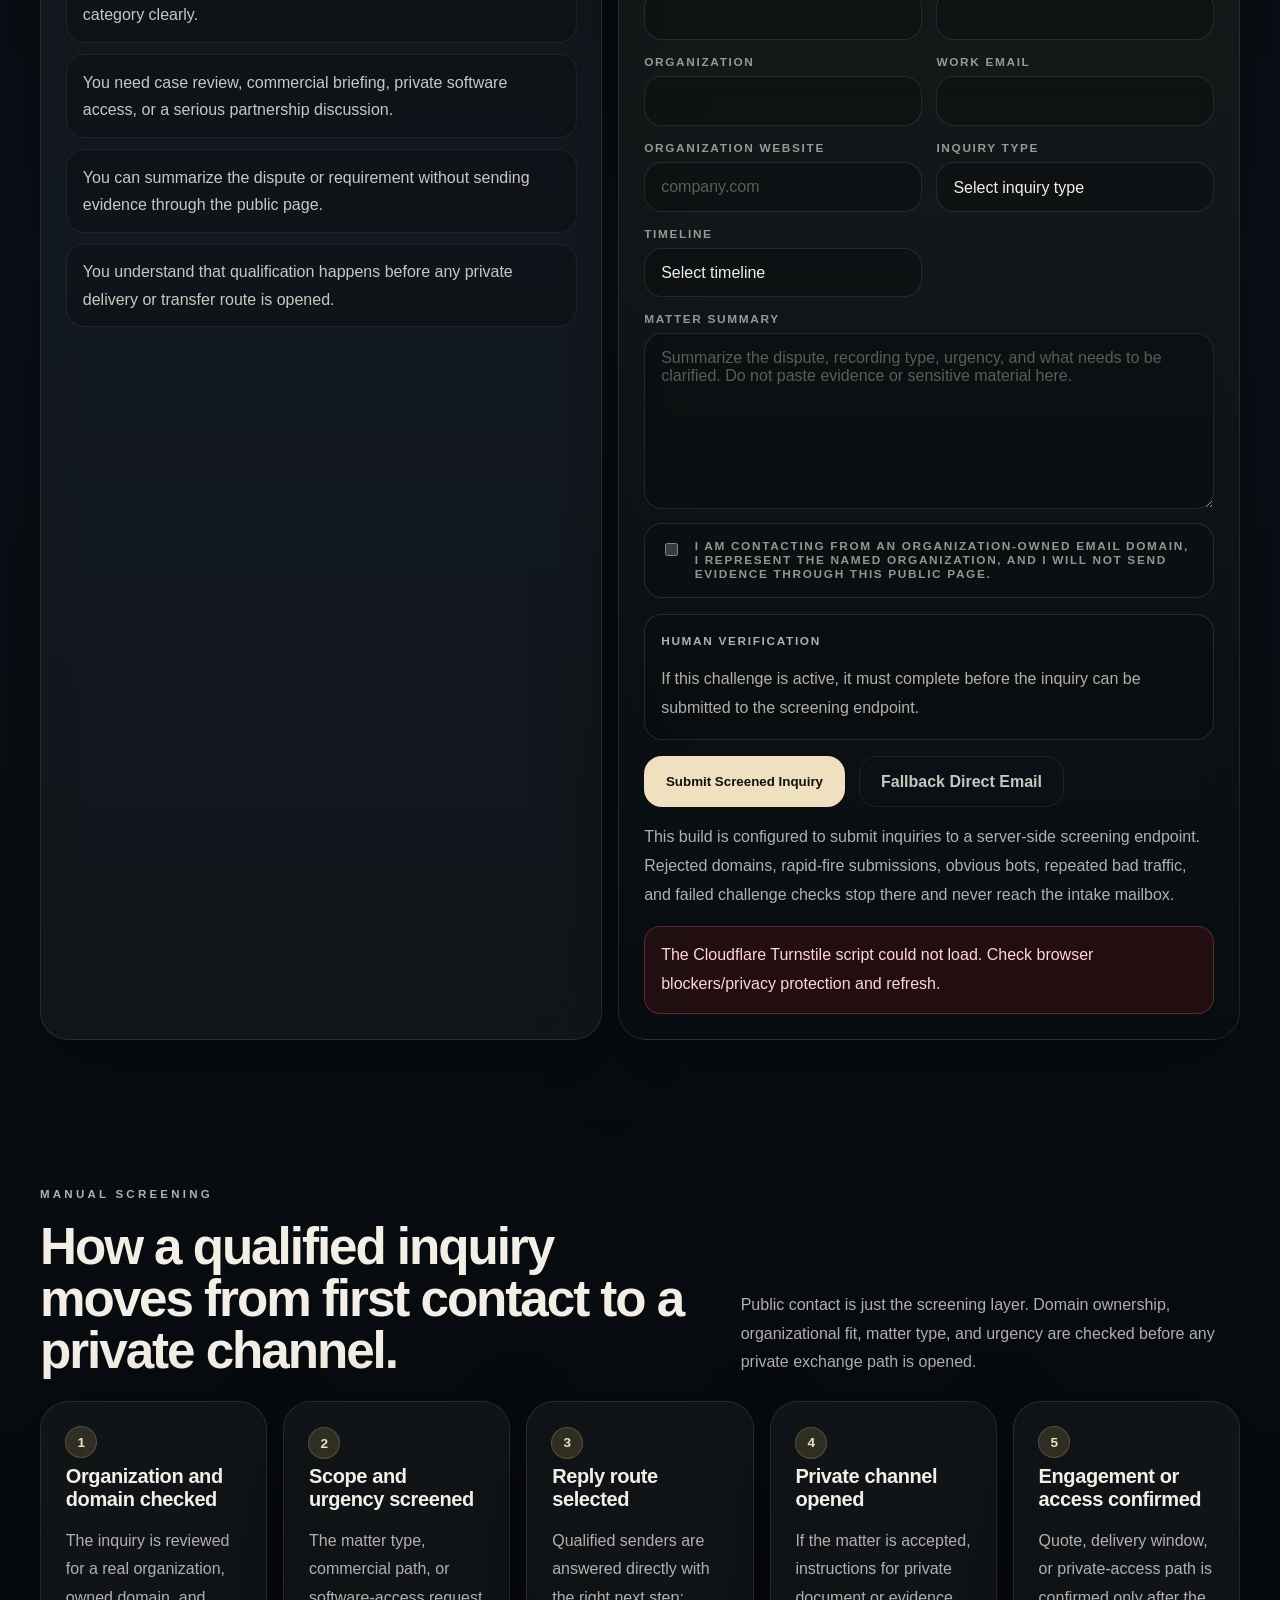
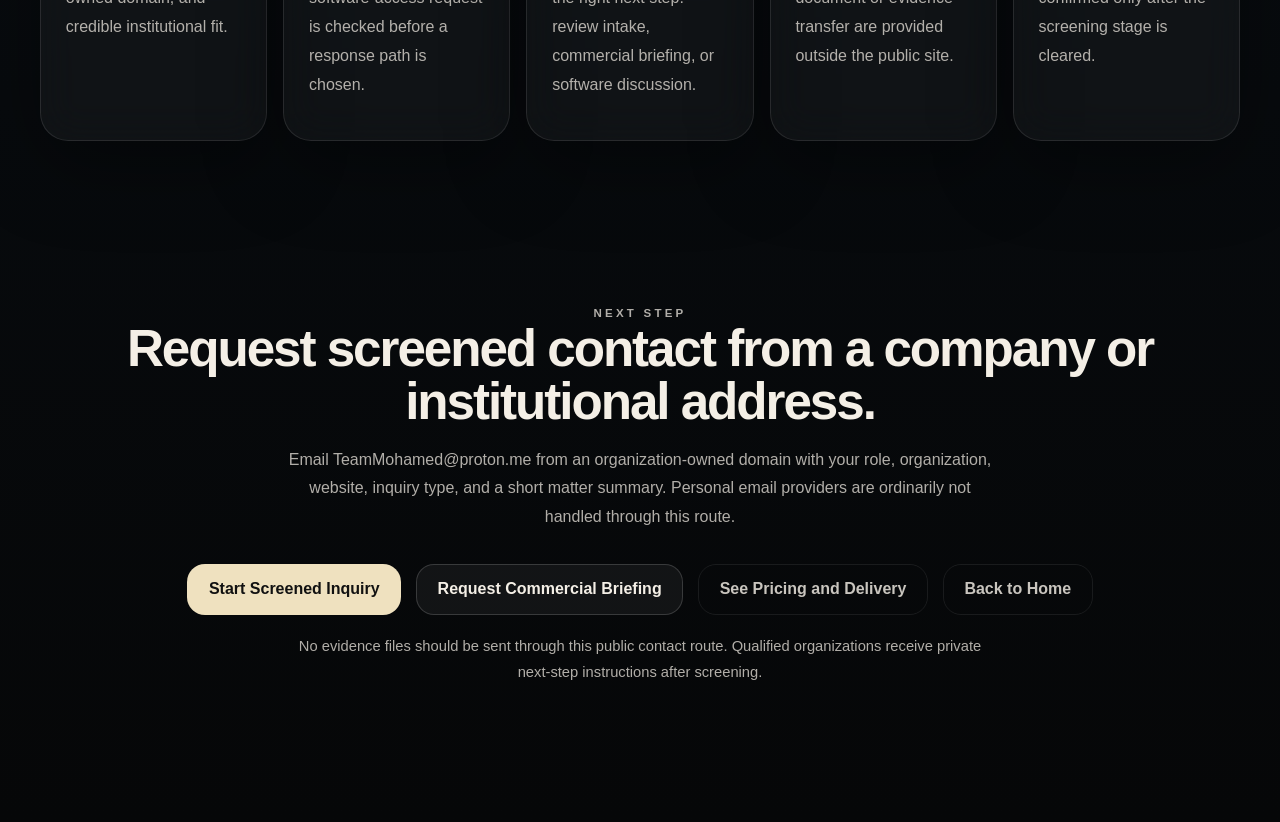
<file: contact.html>
<!DOCTYPE html>
<html lang="en">
<head>
  <meta charset="UTF-8">
  <meta name="viewport" content="width=device-width, initial-scale=1.0">
  <title>FrameAudit | Screened Institutional Contact</title>
  <meta
    name="description"
    content="Screened institutional contact for FrameAudit using organization-owned email domains, structured inquiry details, and private next-step handling."
  >
  <meta name="frameaudit-intake-endpoint" content="https://intake.frameaudit.uk/api/intake">
  <meta name="frameaudit-turnstile-site-key" content="0x4AAAAAACyGstSlvy1QEGg1">
  <meta name="frameaudit-honey-email" content="teammohamed-public-trap@protonmail.com">
  <link rel="stylesheet" href="./styles.css">
</head>
<body>
  <div class="page-shell">
    <header class="site-header">
      <a class="brand" href="./index.html">
        <span class="brand-mark">FA</span>
        <span>
          <strong>FrameAudit</strong>
          <small>Local-first integrity workflow for contested video evidence</small>
        </span>
      </a>
      <nav class="site-nav">
        <a href="./index.html">Home</a>
        <a href="./pricing.html">Pricing</a>
        <a href="./value.html">Value</a>
        <span class="site-nav__disabled" title="Coming soon" aria-disabled="true">Why the software was built</span>
        <a href="./proof.html">Proof</a>
      </nav>
    </header>

    <main>
      <section class="section page-hero">
        <p class="eyebrow">Institutional contact only</p>
        <h1>Screened contact for companies and organization-owned domains.</h1>
        <p class="page-copy">
          FrameAudit reviews public inquiries through this route only from organization-owned email domains. Personal email providers are generally not handled through this page. Use this route for company, firm, insurer, regulator, oversight, and other institutional matters that need confidential screening before next-step access is granted.
        </p>
        <div class="hero-actions">
          <a class="button button-primary" href="#screening-desk">Start Screened Inquiry</a>
          <a class="button button-secondary" href="./pricing.html">See Pricing and Delivery</a>
          <a class="button button-tertiary" href="mailto:TeamMohamed@proton.me?subject=FrameAudit%20Commercial%20Value%20Briefing">Request Commercial Briefing</a>
        </div>
        <p class="download-note">Do not send evidence files through this public page. Approved inquiries receive direct instructions for private transfer.</p>
      </section>

      <section class="section delivery-strip">
        <article class="card timing-card reveal-up">
          <p class="pricing-card__topline">Accepted inquiries</p>
          <h3>Organization-owned domains</h3>
          <p>Company, firm, insurer, regulator, newsroom, NGO, chamber, and other institutional domains are screened for fit before reply.</p>
        </article>
        <article class="card timing-card reveal-up delay-1">
          <p class="pricing-card__topline">Not reviewed</p>
          <h3>Personal email providers</h3>
          <p>Free personal inboxes such as Gmail, Outlook, Yahoo, Hotmail, Proton, and iCloud are ordinarily screened out from this public contact route.</p>
        </article>
        <article class="card timing-card reveal-up delay-2">
          <p class="pricing-card__topline">Manual screening</p>
          <h3>Response after review</h3>
          <p>Qualified inquiries are checked for domain, organization, fit, and urgency before the next-step channel or briefing path is opened.</p>
        </article>
      </section>

      <section class="section split-section">
        <article class="card reveal-up">
          <p class="eyebrow">Eligibility</p>
          <h2>Who this screened desk is for.</h2>
          <ul class="stack-list">
            <li>You represent a company, firm, or institutional organization with an owned email domain.</li>
            <li>You can identify the organization name, your role, and the matter category clearly.</li>
            <li>You need case review, commercial briefing, private software access, or a serious partnership discussion.</li>
            <li>You can summarize the dispute or requirement without sending evidence through the public page.</li>
            <li>You understand that qualification happens before any private delivery or transfer route is opened.</li>
          </ul>
        </article>

        <article class="card screening-card reveal-up delay-1" id="screening-desk">
          <p class="eyebrow">Screening desk</p>
          <h2>Submit a screened institutional inquiry.</h2>
          <p class="screening-note">Browser screening checks common personal email domains, compares the work email against the organization website you provide, filters obvious automated submissions, and can require a challenge before server-side intake is accepted.</p>
          <form class="screened-form" id="screened-contact-form" novalidate>
            <div class="form-honeypot" aria-hidden="true">
              <label class="form-field form-field--full">
                <span>Office extension</span>
                <input id="office-extension" name="office-extension" type="text" autocomplete="off" tabindex="-1">
              </label>
            </div>
            <div class="form-grid">
              <label class="form-field">
                <span>Full name</span>
                <input id="full-name" name="full-name" type="text" autocomplete="name" required>
              </label>
              <label class="form-field">
                <span>Job title</span>
                <input id="job-title" name="job-title" type="text" autocomplete="organization-title" required>
              </label>
              <label class="form-field">
                <span>Organization</span>
                <input id="organization" name="organization" type="text" autocomplete="organization" required>
              </label>
              <label class="form-field">
                <span>Work email</span>
                <input id="work-email" name="work-email" type="email" autocomplete="email" inputmode="email" required>
              </label>
              <label class="form-field">
                <span>Organization website</span>
                <input id="organization-website" name="organization-website" type="text" inputmode="url" placeholder="company.com" required>
              </label>
              <label class="form-field">
                <span>Inquiry type</span>
                <select id="inquiry-type" name="inquiry-type" required>
                  <option value="">Select inquiry type</option>
                  <option value="Case review">Case review</option>
                  <option value="Commercial briefing">Commercial briefing</option>
                  <option value="Private software access">Private software access</option>
                  <option value="Partnership">Partnership</option>
                </select>
              </label>
              <label class="form-field">
                <span>Timeline</span>
                <select id="timeline" name="timeline" required>
                  <option value="">Select timeline</option>
                  <option value="Same week">Same week</option>
                  <option value="Two weeks">Within two weeks</option>
                  <option value="This month">This month</option>
                  <option value="Exploratory">Exploratory</option>
                </select>
              </label>
              <label class="form-field form-field--full">
                <span>Matter summary</span>
                <textarea id="matter-summary" name="matter-summary" rows="6" required placeholder="Summarize the dispute, recording type, urgency, and what needs to be clarified. Do not paste evidence or sensitive material here."></textarea>
              </label>
              <label class="form-check form-field--full">
                <input id="screening-confirmation" name="screening-confirmation" type="checkbox" required>
                <span>I am contacting from an organization-owned email domain, I represent the named organization, and I will not send evidence through this public page.</span>
              </label>
            </div>
            <div class="form-challenge" id="screened-contact-challenge" hidden>
              <p class="form-challenge__label">Human verification</p>
              <div class="form-challenge__widget" id="screened-contact-turnstile"></div>
              <p class="form-challenge__note">If this challenge is active, it must complete before the inquiry can be submitted to the screening endpoint.</p>
            </div>
            <div class="form-actions">
              <button class="button button-primary" id="screened-contact-submit" type="submit">Generate Screened Email</button>
              <a class="button button-tertiary" id="screened-contact-fallback" href="mailto:TeamMohamed@proton.me?subject=FrameAudit%20Screened%20Inquiry%20Request">Fallback Direct Email</a>
            </div>
            <p class="form-note" id="screened-contact-note">Passing screening opens a structured email draft for manual review. When a server endpoint is configured, rejected domains, rapid-fire submissions, obvious bots, and repeated bad traffic can be filtered before they reach manual review.</p>
            <p class="form-status" id="screened-contact-status" hidden></p>
          </form>
        </article>
      </section>

      <section class="section process-section">
        <div class="section-heading reveal-up">
          <div>
            <p class="eyebrow">Manual screening</p>
            <h2>How a qualified inquiry moves from first contact to a private channel.</h2>
          </div>
          <p>
            Public contact is just the screening layer. Domain ownership, organizational fit, matter type, and urgency are checked before any private exchange path is opened.
          </p>
        </div>

        <div class="process-grid">
          <article class="card process-card reveal-up">
            <span class="process-card__step">1</span>
            <h3>Organization and domain checked</h3>
            <p>The inquiry is reviewed for a real organization, owned domain, and credible institutional fit.</p>
          </article>
          <article class="card process-card reveal-up delay-1">
            <span class="process-card__step">2</span>
            <h3>Scope and urgency screened</h3>
            <p>The matter type, commercial path, or software-access request is checked before a response path is chosen.</p>
          </article>
          <article class="card process-card reveal-up delay-2">
            <span class="process-card__step">3</span>
            <h3>Reply route selected</h3>
            <p>Qualified senders are answered directly with the right next step: review intake, commercial briefing, or software discussion.</p>
          </article>
          <article class="card process-card reveal-up">
            <span class="process-card__step">4</span>
            <h3>Private channel opened</h3>
            <p>If the matter is accepted, instructions for private document or evidence transfer are provided outside the public site.</p>
          </article>
          <article class="card process-card reveal-up delay-1">
            <span class="process-card__step">5</span>
            <h3>Engagement or access confirmed</h3>
            <p>Quote, delivery window, or private-access path is confirmed only after the screening stage is cleared.</p>
          </article>
        </div>
      </section>

      <section class="section cta-section">
        <p class="eyebrow">Next step</p>
        <h2>Request screened contact from a company or institutional address.</h2>
        <p>
          Email <a href="mailto:TeamMohamed@proton.me">TeamMohamed@proton.me</a> from an organization-owned domain with your role, organization, website, inquiry type, and a short matter summary. Personal email providers are ordinarily not handled through this route.
        </p>
        <div class="hero-actions">
          <a class="button button-primary" href="#screening-desk">Start Screened Inquiry</a>
          <a class="button button-secondary" href="mailto:TeamMohamed@proton.me?subject=FrameAudit%20Commercial%20Value%20Briefing">Request Commercial Briefing</a>
          <a class="button button-tertiary" href="./pricing.html">See Pricing and Delivery</a>
          <a class="button button-tertiary" href="./index.html">Back to Home</a>
        </div>
        <p class="download-note">No evidence files should be sent through this public contact route. Qualified organizations receive private next-step instructions after screening.</p>
      </section>
    </main>
  </div>
  <div class="contact-honey-trap" aria-hidden="true">
    <a id="screened-contact-honey-link" href="" rel="nofollow noopener noreferrer" tabindex="-1">Archive contact route</a>
  </div>
  <script src="./contact.js" defer></script>
</body>
</html>
</file>
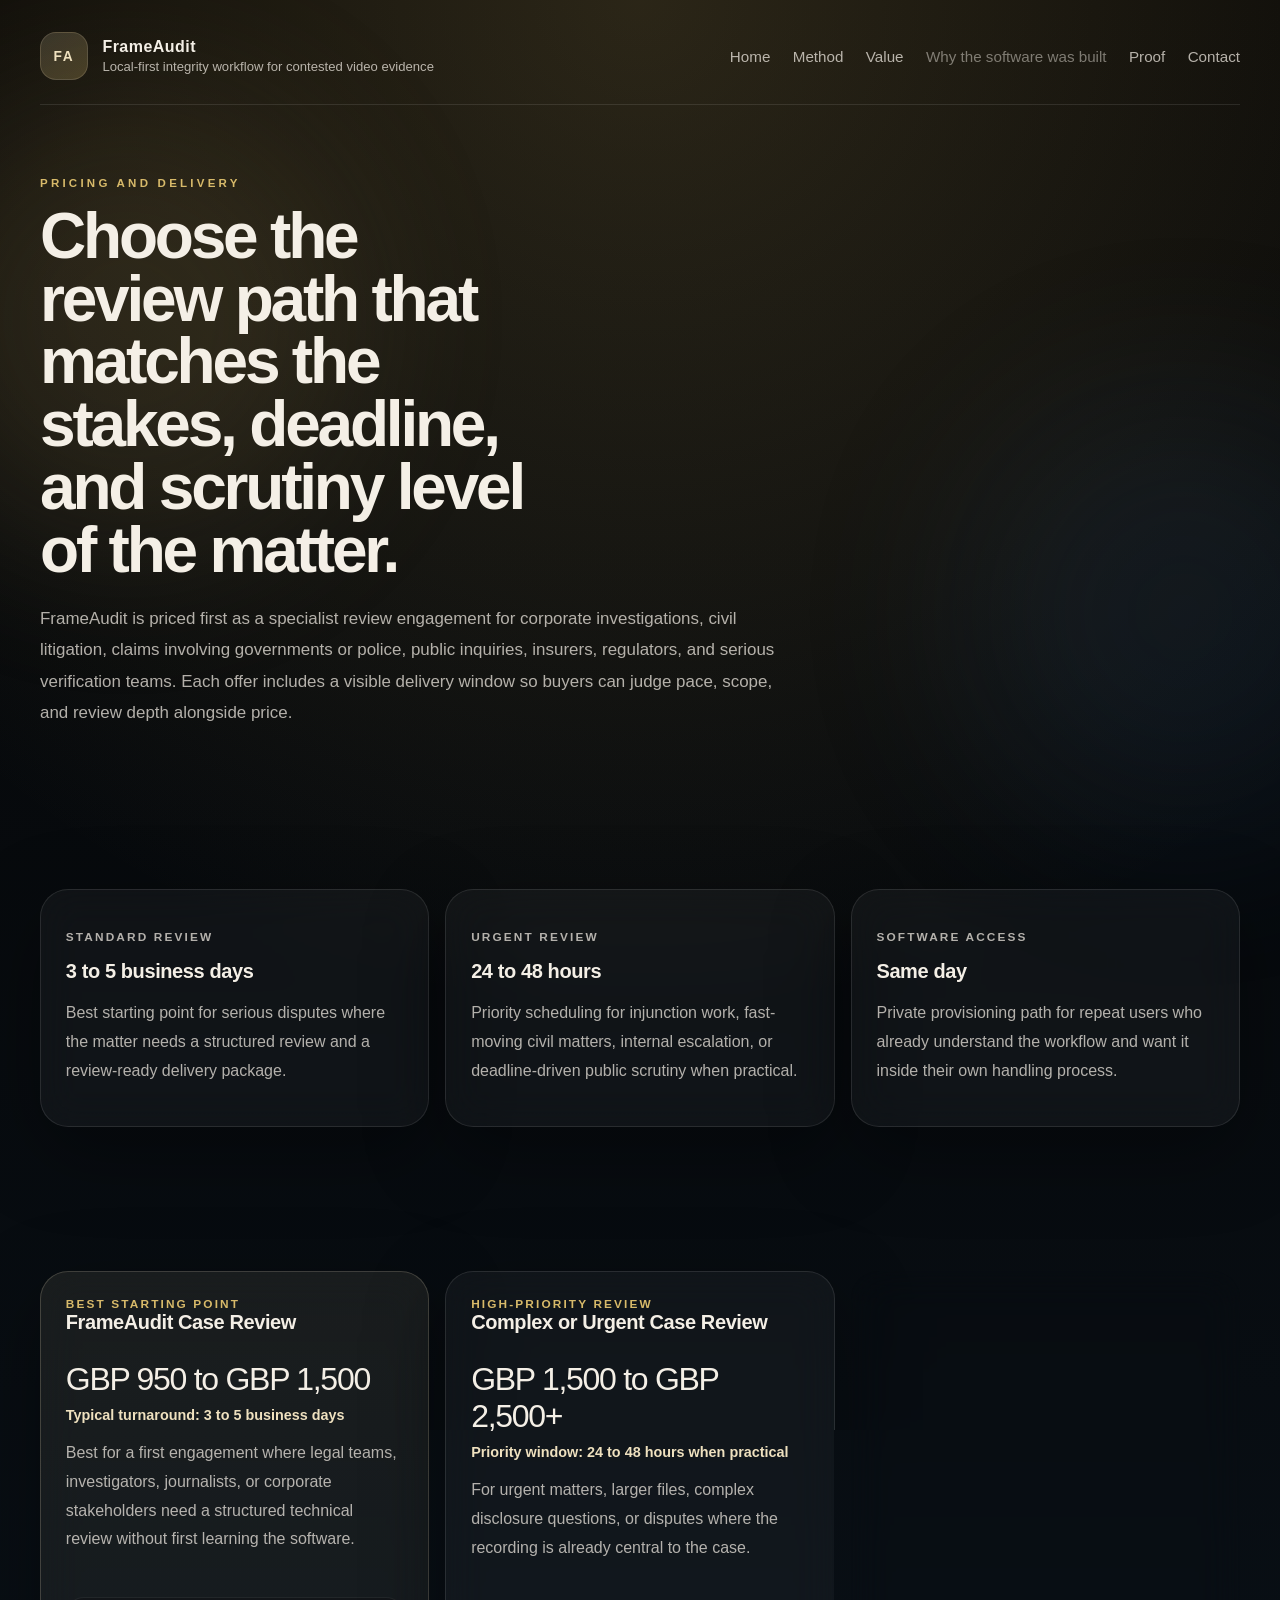
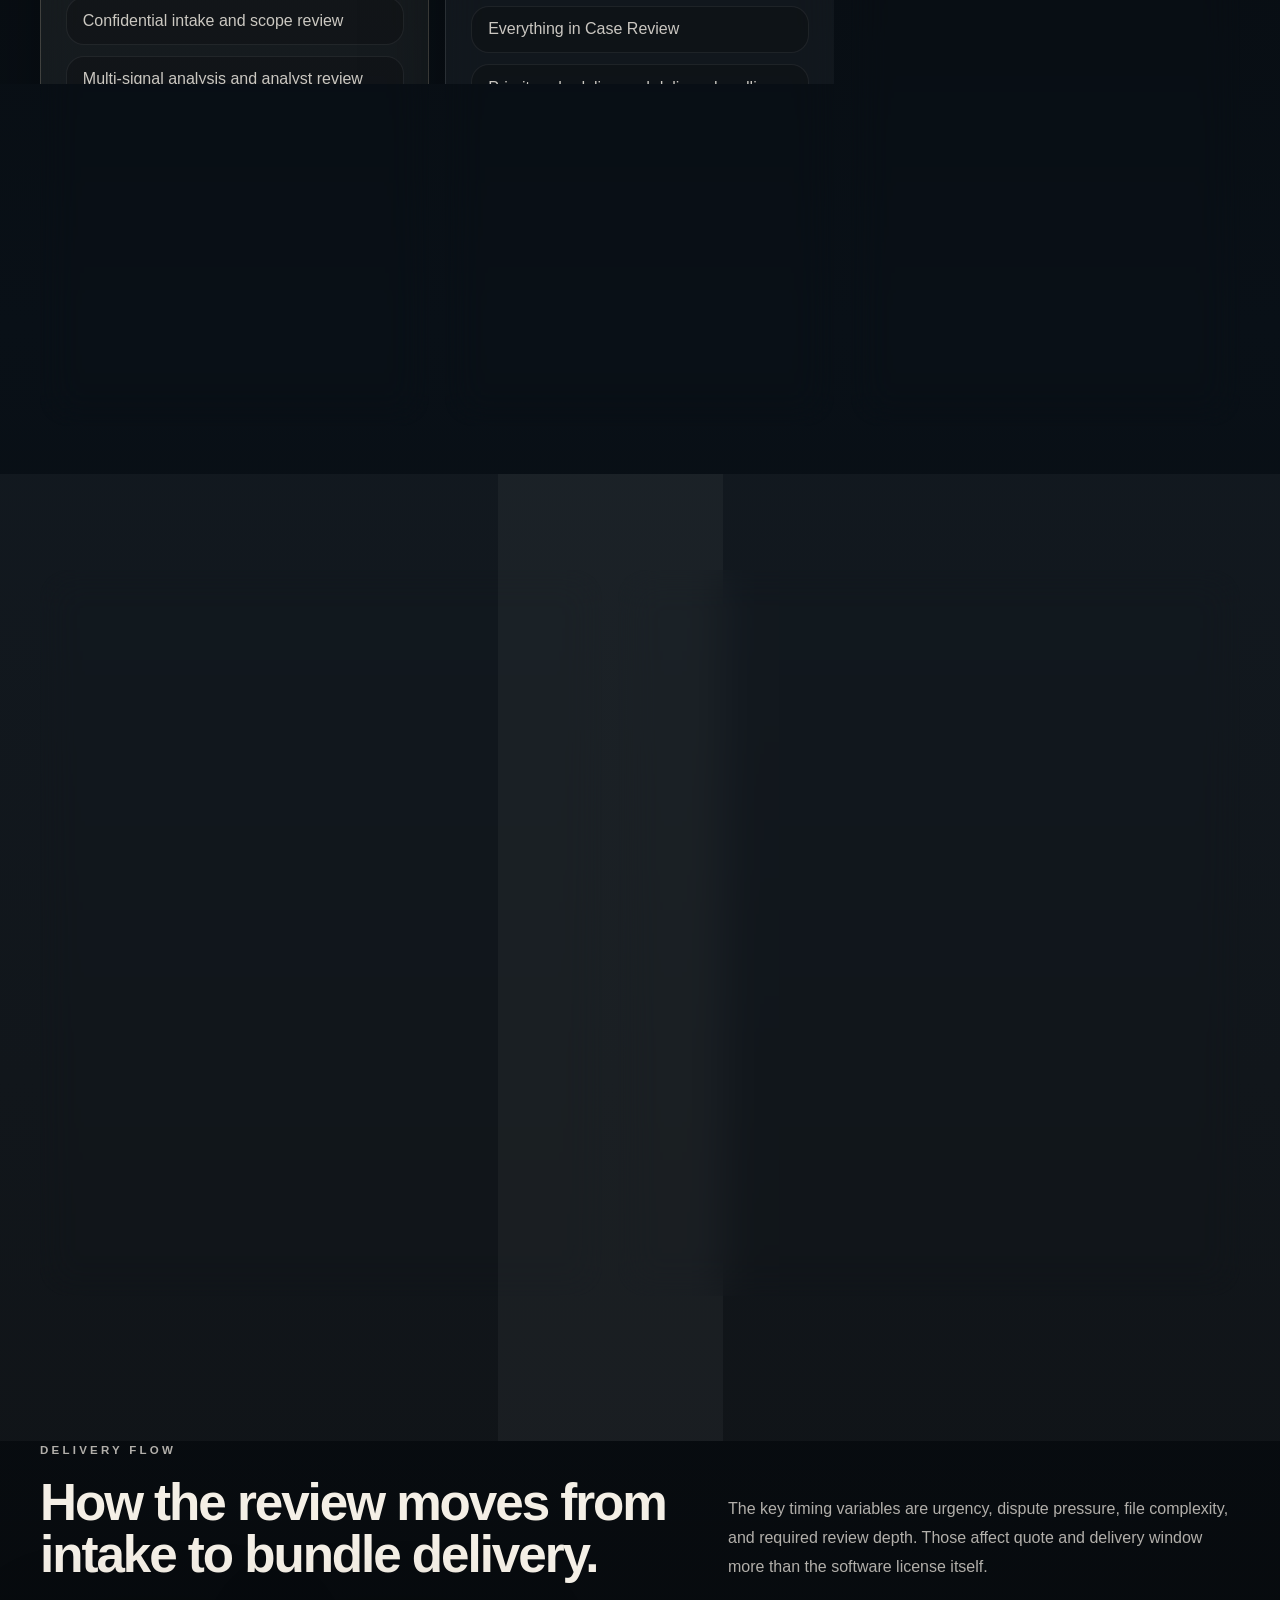
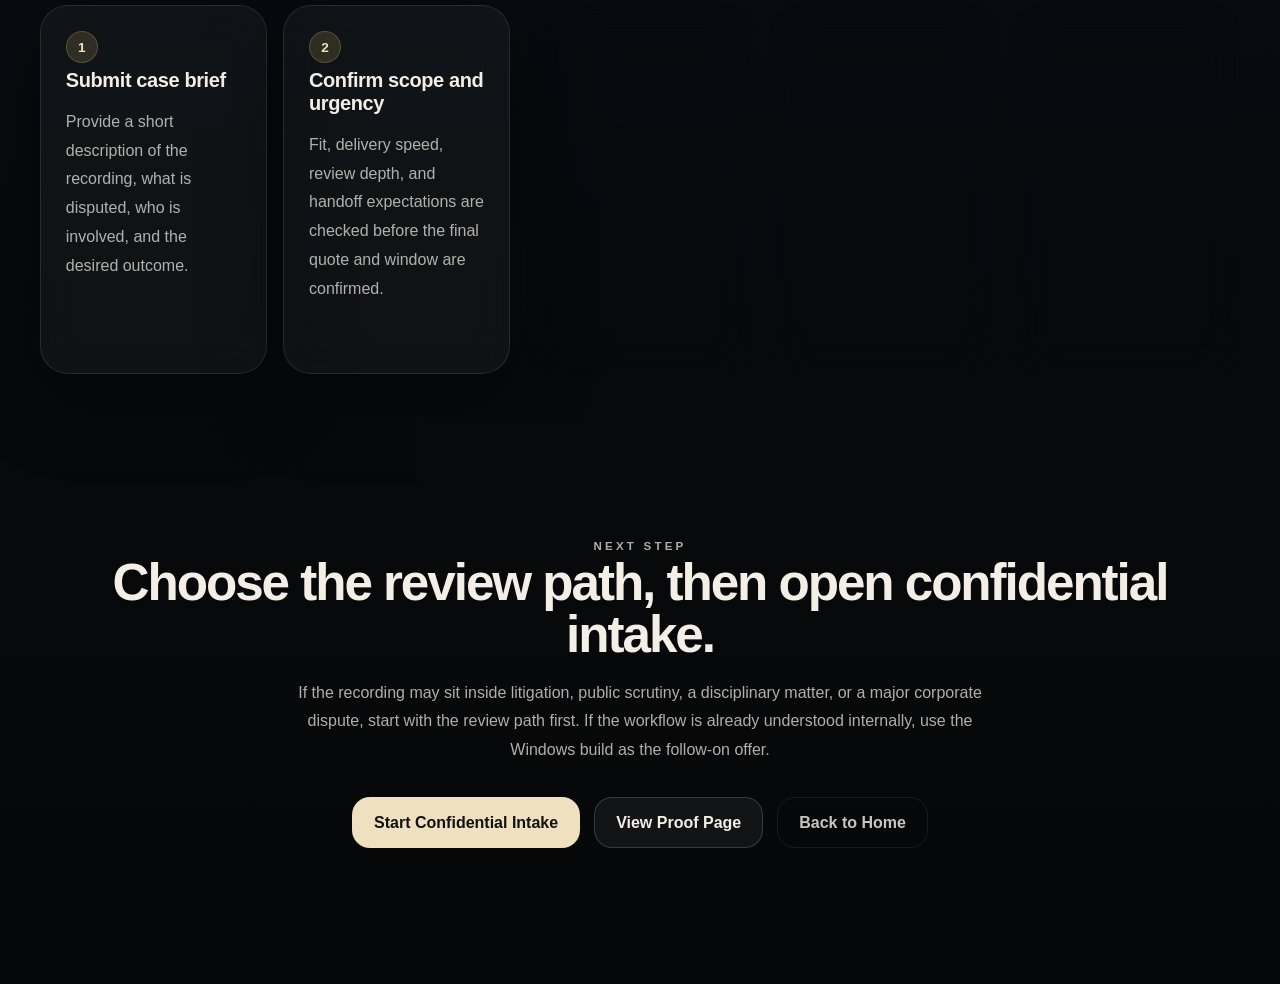
<file: pricing.html>
<!DOCTYPE html>
<html lang="en">
<head>
  <meta charset="UTF-8">
  <meta name="viewport" content="width=device-width, initial-scale=1.0">
  <title>FrameAudit | Pricing for Institutional Review</title>
  <meta
    name="description"
    content="FrameAudit pricing, delivery windows, and review options for institutional, litigation, public-interest, and high-stakes disputed-video matters."
  >
  <link rel="stylesheet" href="./styles.css">
</head>
<body>
  <div class="page-shell">
    <header class="site-header">
      <a class="brand" href="./index.html">
        <span class="brand-mark">FA</span>
        <span>
          <strong>FrameAudit</strong>
          <small>Local-first integrity workflow for contested video evidence</small>
        </span>
      </a>
      <nav class="site-nav">
        <a href="./index.html">Home</a>
        <a href="./index.html#method">Method</a>
        <a href="./value.html">Value</a>
        <span class="site-nav__disabled" title="Coming soon" aria-disabled="true">Why the software was built</span>
        <a href="./proof.html">Proof</a>
        <a href="./contact.html">Contact</a>
      </nav>
    </header>

    <main>
      <section class="section page-hero">
        <p class="eyebrow">Pricing and delivery</p>
        <h1>Choose the review path that matches the stakes, deadline, and scrutiny level of the matter.</h1>
        <p class="page-copy">
          FrameAudit is priced first as a specialist review engagement for corporate investigations, civil litigation, claims involving governments or police, public inquiries, insurers, regulators, and serious verification teams. Each offer includes a visible delivery window so buyers can judge pace, scope, and review depth alongside price.
        </p>
      </section>

      <section class="section delivery-strip">
        <article class="card timing-card reveal-up">
          <p class="pricing-card__topline">Standard review</p>
          <h3>3 to 5 business days</h3>
          <p>Best starting point for serious disputes where the matter needs a structured review and a review-ready delivery package.</p>
        </article>
        <article class="card timing-card reveal-up delay-1">
          <p class="pricing-card__topline">Urgent review</p>
          <h3>24 to 48 hours</h3>
          <p>Priority scheduling for injunction work, fast-moving civil matters, internal escalation, or deadline-driven public scrutiny when practical.</p>
        </article>
        <article class="card timing-card reveal-up delay-2">
          <p class="pricing-card__topline">Software access</p>
          <h3>Same day</h3>
          <p>Private provisioning path for repeat users who already understand the workflow and want it inside their own handling process.</p>
        </article>
      </section>

      <section class="section">
        <div class="pricing-grid">
          <article class="pricing-card pricing-card--featured reveal-up">
            <div class="pricing-card__topline">Best starting point</div>
            <h3>FrameAudit Case Review</h3>
            <p class="price">GBP 950 to GBP 1,500</p>
            <p class="pricing-card__meta">Typical turnaround: 3 to 5 business days</p>
            <p class="pricing-card__body">
              Best for a first engagement where legal teams, investigators, journalists, or corporate stakeholders need a structured technical review without first learning the software.
            </p>
            <ul>
              <li>Confidential intake and scope review</li>
              <li>Multi-signal analysis and analyst review</li>
              <li>Ranked review windows with timestamps</li>
              <li>Executive summary for counsel or decision-makers</li>
              <li>Review-ready evidence bundle for handoff</li>
            </ul>
            <a class="button button-primary" href="mailto:TeamMohamed@proton.me?subject=FrameAudit%20Case%20Review%20Request">Open Standard Review</a>
          </article>

          <article class="pricing-card reveal-up delay-1">
            <div class="pricing-card__topline">High-priority review</div>
            <h3>Complex or Urgent Case Review</h3>
            <p class="price">GBP 1,500 to GBP 2,500+</p>
            <p class="pricing-card__meta">Priority window: 24 to 48 hours when practical</p>
            <p class="pricing-card__body">
              For urgent matters, larger files, complex disclosure questions, or disputes where the recording is already central to the case.
            </p>
            <ul>
              <li>Everything in Case Review</li>
              <li>Priority scheduling and delivery handling</li>
              <li>Deeper review pass where needed</li>
              <li>Expanded supporting artifacts and reporting</li>
              <li>Better fit for tribunal, inquiry, or escalated internal matters</li>
            </ul>
            <a class="button button-secondary" href="mailto:TeamMohamed@proton.me?subject=FrameAudit%20Urgent%20Review%20Request">Open Priority Review</a>
          </article>

          <article class="pricing-card reveal-up delay-2">
            <div class="pricing-card__topline">Follow-on product</div>
            <h3>Investigator Edition</h3>
            <p class="price">GBP 199 to GBP 499</p>
            <p class="pricing-card__meta">Access window: same day private delivery and setup</p>
            <p class="pricing-card__body">
              For repeat users who already understand the workflow and want local execution through the Windows app or CLI inside their own review environment.
            </p>
            <ul>
              <li>Windows build</li>
              <li>Desktop launcher and CLI</li>
              <li>Official bundle workflow</li>
              <li>Documentation and examples</li>
            </ul>
              <a class="button button-tertiary" href="mailto:TeamMohamed@proton.me?subject=FrameAudit%20Private%20Windows%20Access%20Request">Request Private Windows Access</a>
              <p class="download-note">Windows delivery is handled privately after suitability review. Integrity hashes and verification materials are supplied directly with approved delivery.</p>
          </article>
        </div>
      </section>

      <section class="section split-section">
        <article class="card reveal-up">
          <p class="eyebrow">Typical matters</p>
          <h2>Examples of disputes that fit this review path.</h2>
          <ul class="stack-list">
            <li>Police misconduct footage, arrest video disputes, or body-worn and custody-suite CCTV challenges.</li>
            <li>Civil claims against police forces, councils, ministries, prisons, or other public bodies where recordings are central.</li>
            <li>Corporate workplace incidents, misconduct allegations, site access disputes, and internal investigation evidence packs.</li>
            <li>Insurer fraud review, claims disputes, staged-event concerns, and contested incident recordings.</li>
            <li>Journalistic, NGO, or public-inquiry matters where a reviewable chain of reasoning is needed.</li>
          </ul>
        </article>

        <article class="card reveal-up delay-1">
          <p class="eyebrow">What drives price</p>
          <h2>Scope changes more with dispute pressure than with raw runtime.</h2>
          <ul class="stack-list">
            <li>Urgency: injunctions, hearings, executive deadlines, and disclosure timetables compress the delivery window.</li>
            <li>Complexity: multiple clips, unclear provenance, cross-checking needs, and deeper reporting increase review depth.</li>
            <li>Stake: matters touching litigation, public scrutiny, discipline, or reputation usually need a stronger handoff package.</li>
            <li>Context: better case briefing and clearer timestamps reduce friction and improve turnaround.</li>
            <li>Repeat use: once the workflow is understood, Investigator Edition becomes the lower-friction follow-on option.</li>
          </ul>
        </article>
      </section>

      <section class="section process-section">
        <div class="section-heading reveal-up">
          <div>
            <p class="eyebrow">Delivery flow</p>
            <h2>How the review moves from intake to bundle delivery.</h2>
          </div>
          <p>
            The key timing variables are urgency, dispute pressure, file complexity, and required review depth. Those affect quote and delivery window more than the software license itself.
          </p>
        </div>

        <div class="process-grid">
          <article class="card process-card reveal-up">
            <span class="process-card__step">1</span>
            <h3>Submit case brief</h3>
            <p>Provide a short description of the recording, what is disputed, who is involved, and the desired outcome.</p>
          </article>
          <article class="card process-card reveal-up delay-1">
            <span class="process-card__step">2</span>
            <h3>Confirm scope and urgency</h3>
            <p>Fit, delivery speed, review depth, and handoff expectations are checked before the final quote and window are confirmed.</p>
          </article>
          <article class="card process-card reveal-up delay-2">
            <span class="process-card__step">3</span>
            <h3>Run and review analysis</h3>
            <p>The recording is processed through the selected workflow and the resulting review points are checked before the package is finalized.</p>
          </article>
          <article class="card process-card reveal-up">
            <span class="process-card__step">4</span>
            <h3>Assemble official bundle</h3>
            <p>Summary, findings, artifacts, fingerprints, and checksums are packaged into the delivery set for counsel, decision-makers, or investigators.</p>
          </article>
          <article class="card process-card reveal-up delay-1">
            <span class="process-card__step">5</span>
            <h3>Deliver review package</h3>
            <p>The client receives a structured package designed for actual handoff, not just an internal test result or black-box score.</p>
          </article>
        </div>
      </section>

      <section class="section cta-section">
        <p class="eyebrow">Next step</p>
        <h2>Choose the review path, then open confidential intake.</h2>
        <p>
          If the recording may sit inside litigation, public scrutiny, a disciplinary matter, or a major corporate dispute, start with the review path first. If the workflow is already understood internally, use the Windows build as the follow-on offer.
        </p>
        <div class="hero-actions">
          <a class="button button-primary" href="mailto:TeamMohamed@proton.me?subject=FrameAudit%20Case%20Review%20Request">Start Confidential Intake</a>
          <a class="button button-secondary" href="./proof.html">View Proof Page</a>
          <a class="button button-tertiary" href="./index.html">Back to Home</a>
        </div>
      </section>
    </main>
  </div>
</body>
</html>
</file>
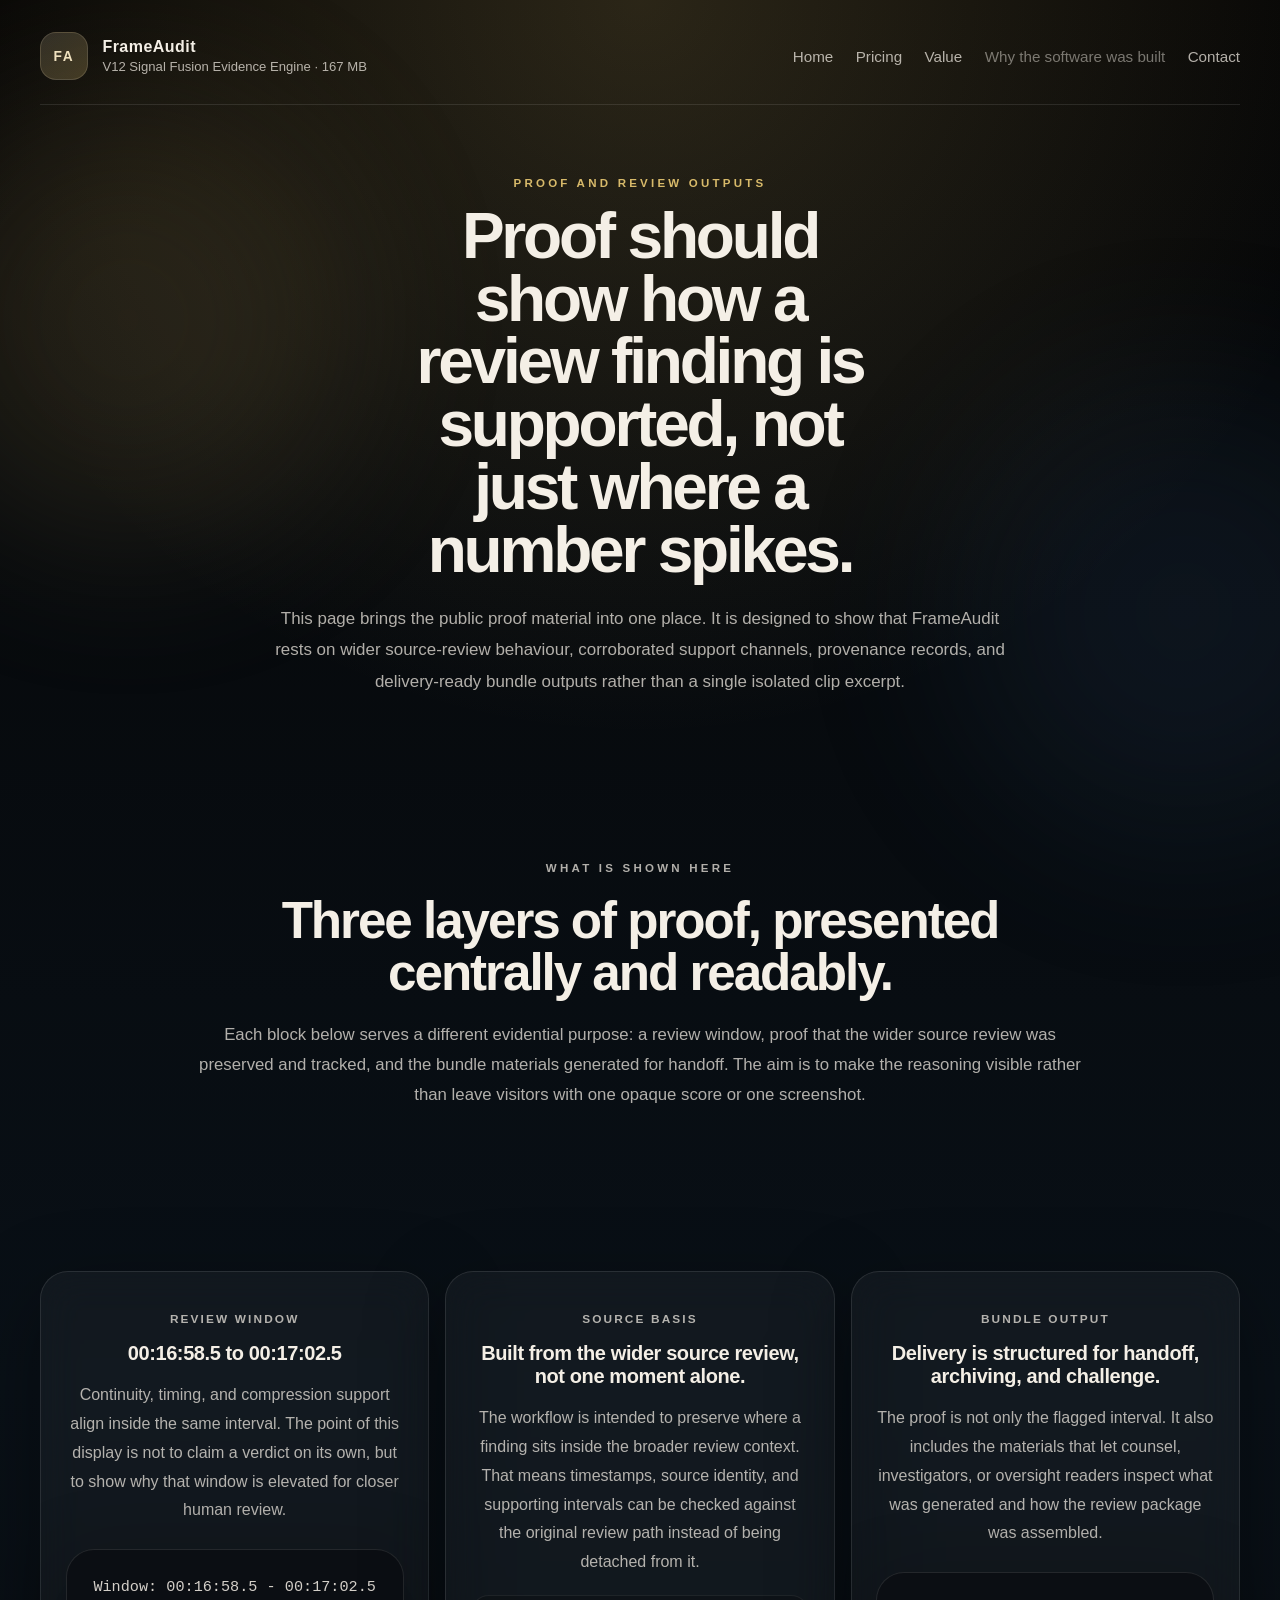
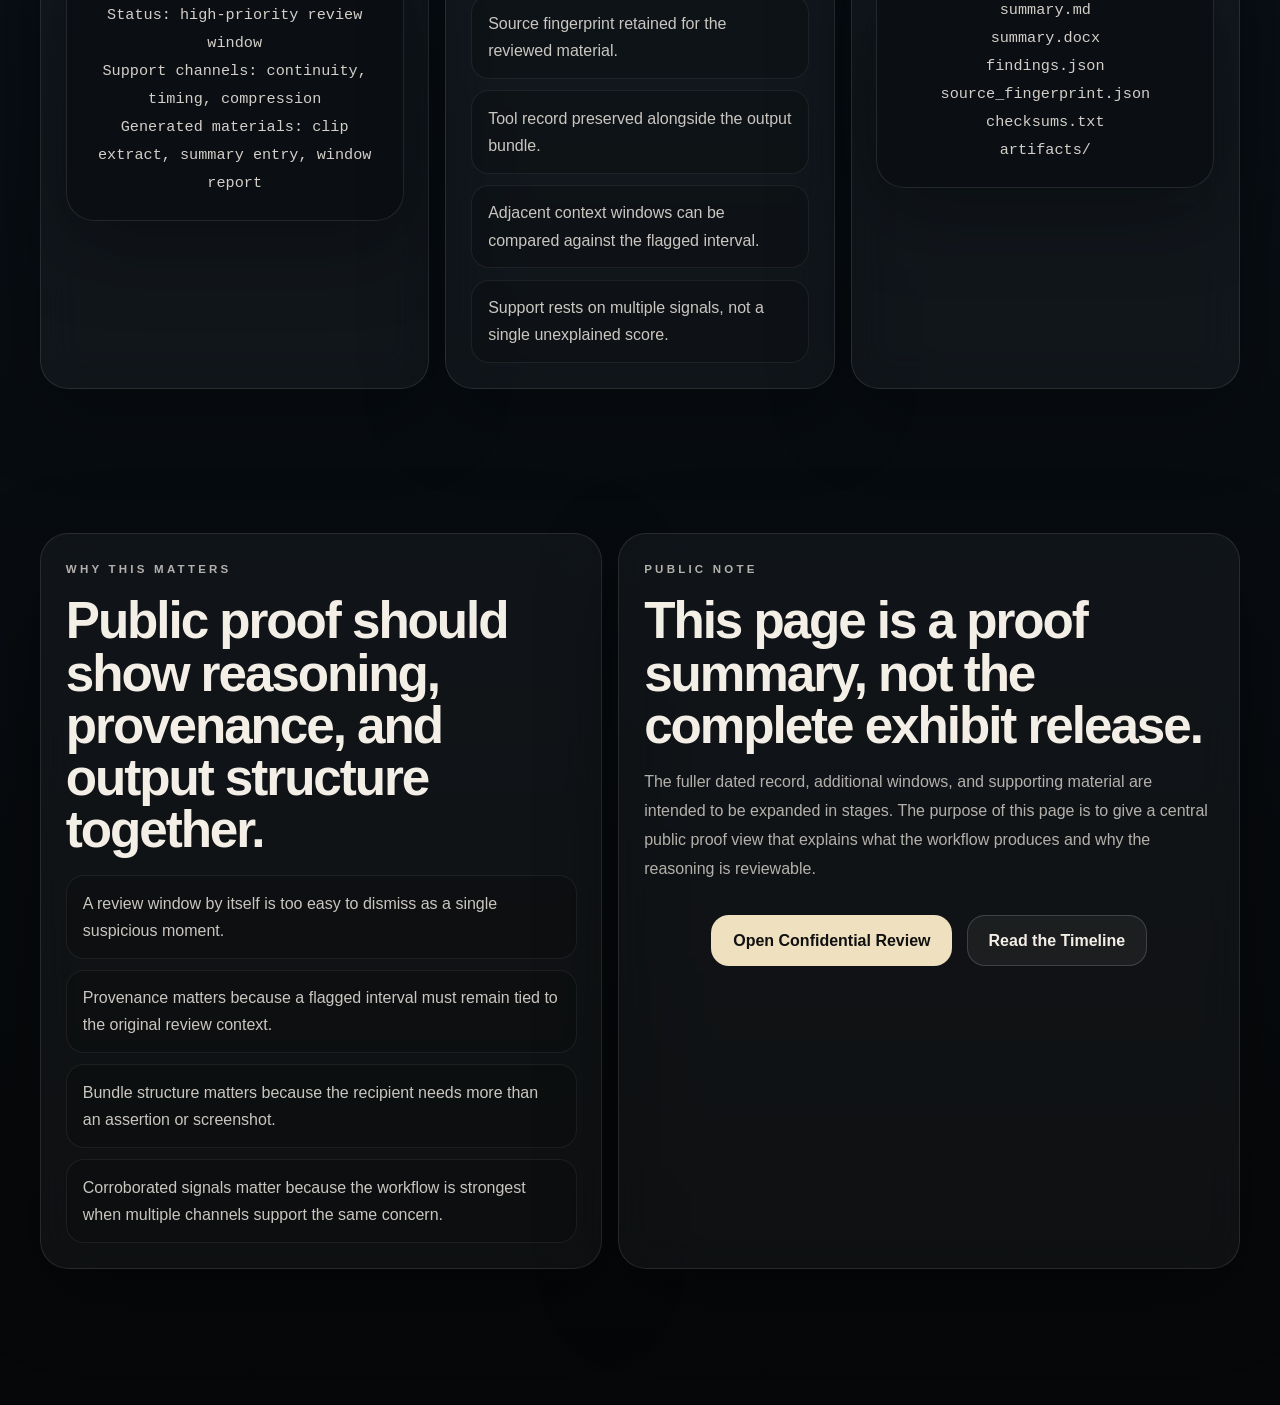
<file: proof.html>
<!DOCTYPE html>
<html lang="en">
<head>
  <meta charset="UTF-8">
  <meta name="viewport" content="width=device-width, initial-scale=1.0">
  <title>FrameAudit | Proof and Review Windows</title>
  <meta
    name="description"
    content="FrameAudit proof page showing example review windows, provenance cues, and bundle outputs from the wider source-review workflow."
  >
  <link rel="stylesheet" href="./styles.css">
</head>
<body>
  <div class="page-shell">
    <header class="site-header">
      <a class="brand" href="./index.html">
        <span class="brand-mark">FA</span>
        <span>
          <strong>FrameAudit</strong>
          <small>V12 Signal Fusion Evidence Engine &middot; 167 MB</small>
        </span>
      </a>
      <nav class="site-nav">
        <a href="./index.html">Home</a>
        <a href="./pricing.html">Pricing</a>
        <a href="./value.html">Value</a>
        <span class="site-nav__disabled" title="Coming soon" aria-disabled="true">Why the software was built</span>
        <a href="./contact.html">Contact</a>
      </nav>
    </header>

    <main>
      <section class="section page-hero page-hero--centered">
        <p class="eyebrow">Proof and review outputs</p>
        <h1>Proof should show how a review finding is supported, not just where a number spikes.</h1>
        <p class="page-copy page-copy--centered">
          This page brings the public proof material into one place. It is designed to show that FrameAudit rests on wider source-review behaviour, corroborated support channels, provenance records, and delivery-ready bundle outputs rather than a single isolated clip excerpt.
        </p>
      </section>

      <section class="section section-intro reveal-up">
        <p class="eyebrow">What is shown here</p>
        <h2>Three layers of proof, presented centrally and readably.</h2>
        <p>
          Each block below serves a different evidential purpose: a review window, proof that the wider source review was preserved and tracked, and the bundle materials generated for handoff. The aim is to make the reasoning visible rather than leave visitors with one opaque score or one screenshot.
        </p>
      </section>

      <section class="section">
        <div class="proof-grid">
          <article class="card proof-card proof-card--centered reveal-up">
            <p class="pricing-card__topline">Review window</p>
            <h3>00:16:58.5 to 00:17:02.5</h3>
            <p>
              Continuity, timing, and compression support align inside the same interval. The point of this display is not to claim a verdict on its own, but to show why that window is elevated for closer human review.
            </p>
            <div class="proof-console">
              <div>Window: 00:16:58.5 - 00:17:02.5</div>
              <div>Status: high-priority review window</div>
              <div>Support channels: continuity, timing, compression</div>
              <div>Generated materials: clip extract, summary entry, window report</div>
            </div>
          </article>

          <article class="card proof-card proof-card--centered reveal-up delay-1">
            <p class="pricing-card__topline">Source basis</p>
            <h3>Built from the wider source review, not one moment alone.</h3>
            <p>
              The workflow is intended to preserve where a finding sits inside the broader review context. That means timestamps, source identity, and supporting intervals can be checked against the original review path instead of being detached from it.
            </p>
            <ul class="stack-list proof-stack-list">
              <li>Source fingerprint retained for the reviewed material.</li>
              <li>Tool record preserved alongside the output bundle.</li>
              <li>Adjacent context windows can be compared against the flagged interval.</li>
              <li>Support rests on multiple signals, not a single unexplained score.</li>
            </ul>
          </article>

          <article class="card proof-card proof-card--centered reveal-up delay-2">
            <p class="pricing-card__topline">Bundle output</p>
            <h3>Delivery is structured for handoff, archiving, and challenge.</h3>
            <p>
              The proof is not only the flagged interval. It also includes the materials that let counsel, investigators, or oversight readers inspect what was generated and how the review package was assembled.
            </p>
            <div class="proof-console">
              <div>summary.md</div>
              <div>summary.docx</div>
              <div>findings.json</div>
              <div>source_fingerprint.json</div>
              <div>checksums.txt</div>
              <div>artifacts/</div>
            </div>
          </article>
        </div>
      </section>

      <section class="section split-section">
        <article class="card reveal-up">
          <p class="eyebrow">Why this matters</p>
          <h2>Public proof should show reasoning, provenance, and output structure together.</h2>
          <ul class="stack-list">
            <li>A review window by itself is too easy to dismiss as a single suspicious moment.</li>
            <li>Provenance matters because a flagged interval must remain tied to the original review context.</li>
            <li>Bundle structure matters because the recipient needs more than an assertion or screenshot.</li>
            <li>Corroborated signals matter because the workflow is strongest when multiple channels support the same concern.</li>
          </ul>
        </article>

        <article class="card reveal-up delay-1">
          <p class="eyebrow">Public note</p>
          <h2>This page is a proof summary, not the complete exhibit release.</h2>
          <p>
            The fuller dated record, additional windows, and supporting material are intended to be expanded in stages. The purpose of this page is to give a central public proof view that explains what the workflow produces and why the reasoning is reviewable.
          </p>
          <div class="hero-actions hero-actions--centered">
            <a class="button button-primary" href="./contact.html?inquiry=case-review#screening-desk">Open Confidential Review</a>
            <a class="button button-secondary" href="./timeline.html">Read the Timeline</a>
          </div>
        </article>
      </section>
    </main>
  </div>
</body>
</html>
</file>
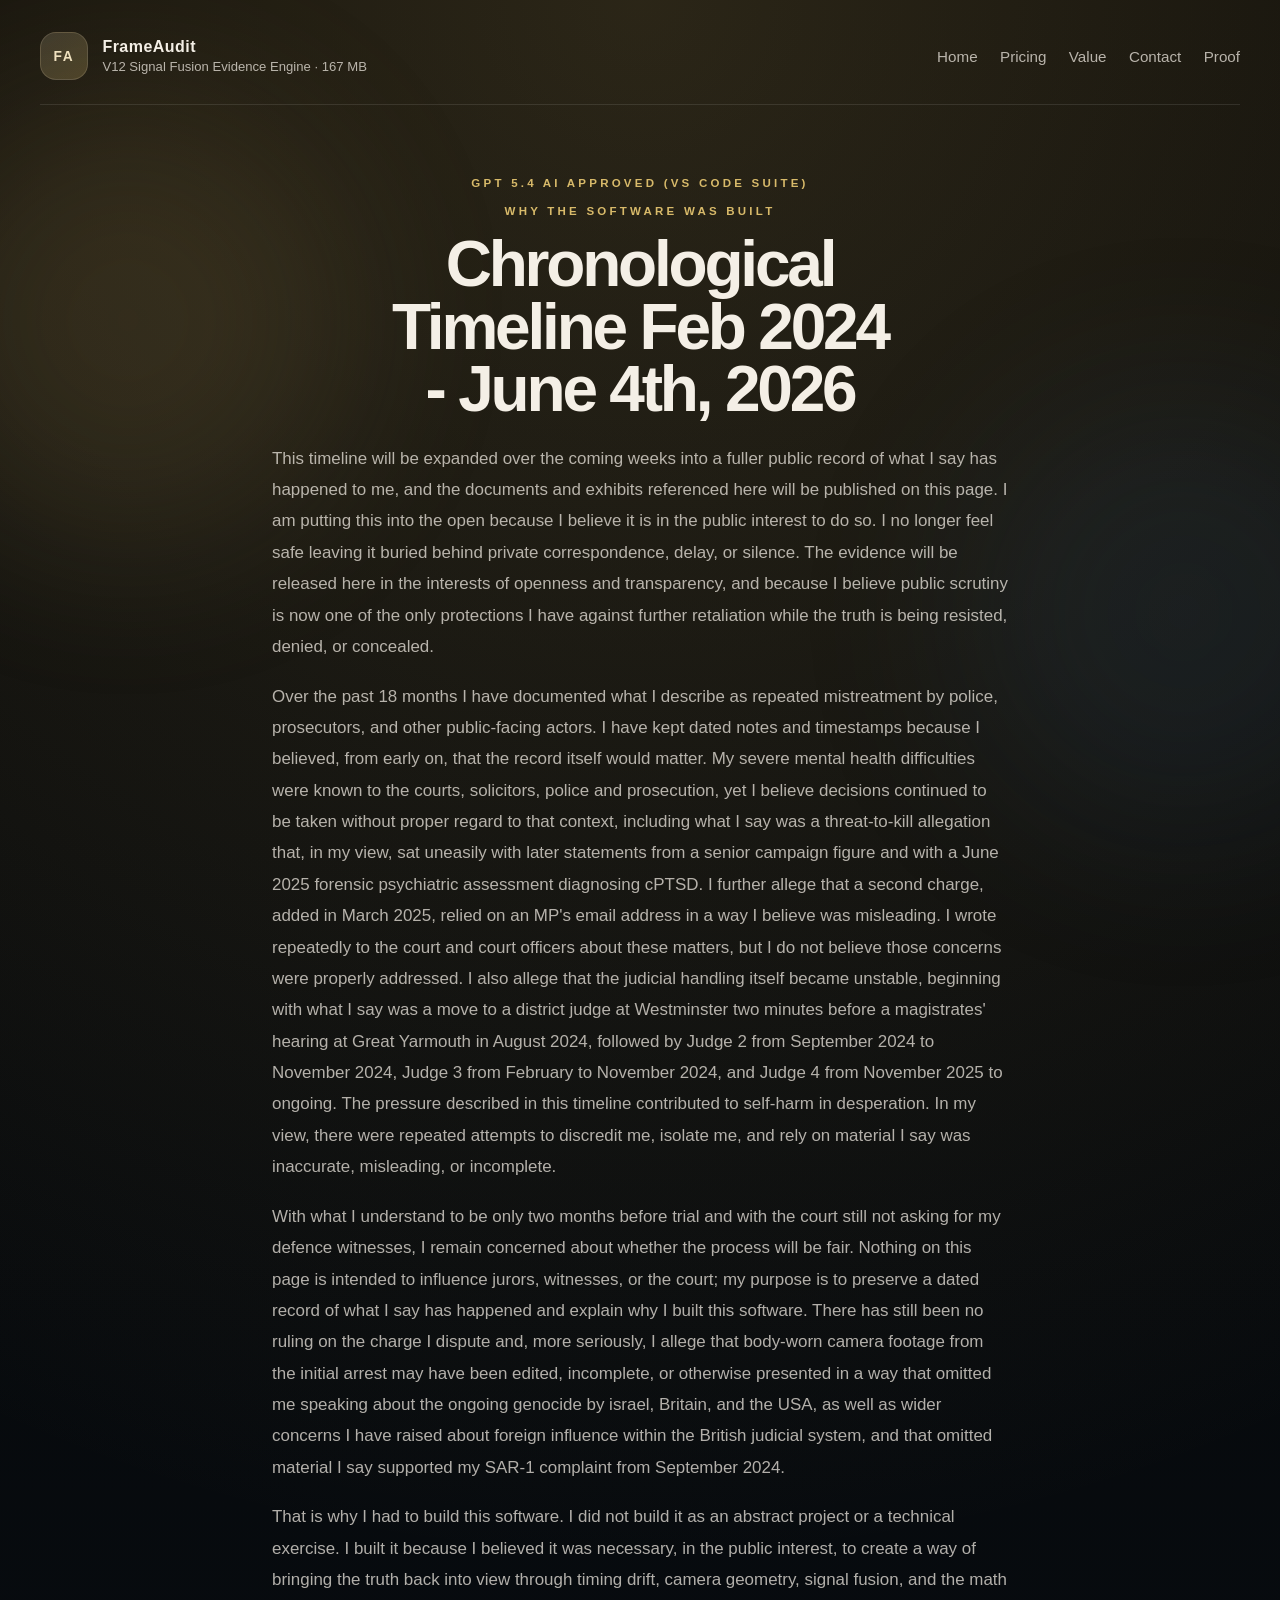
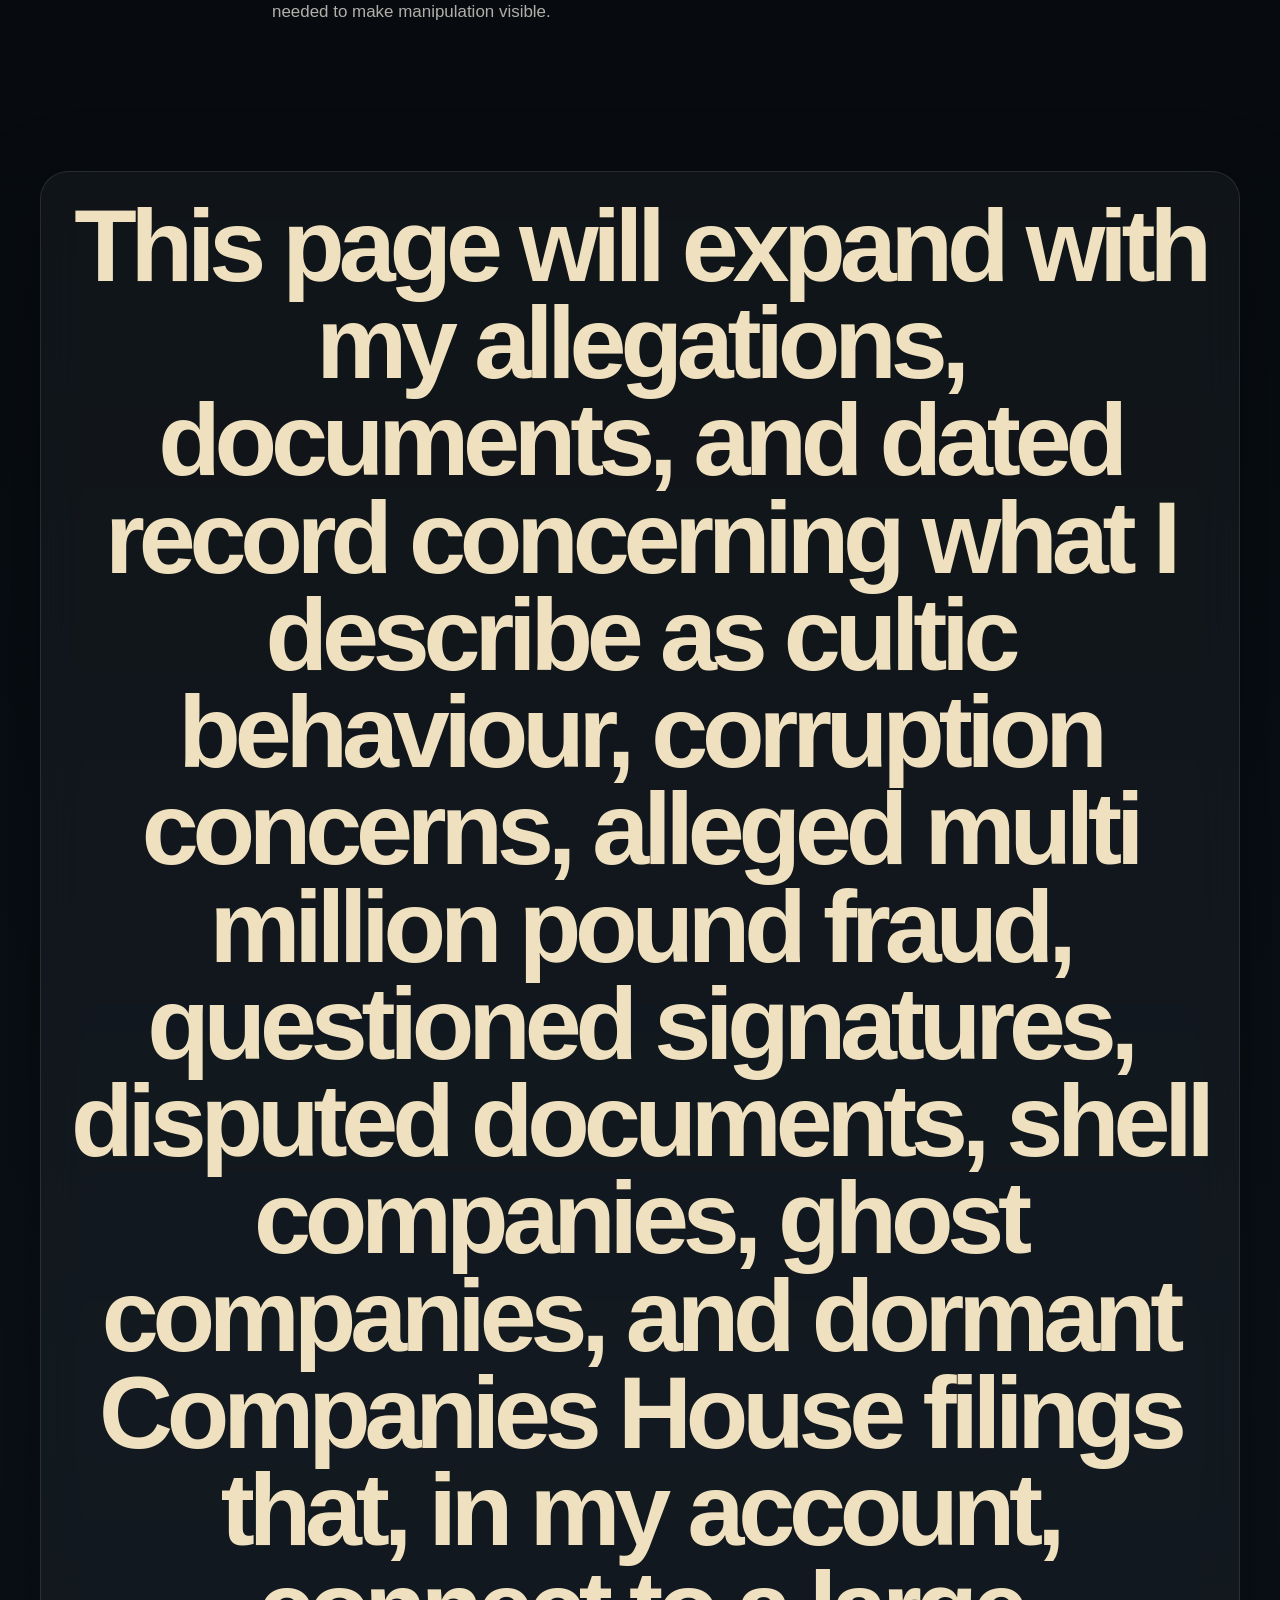
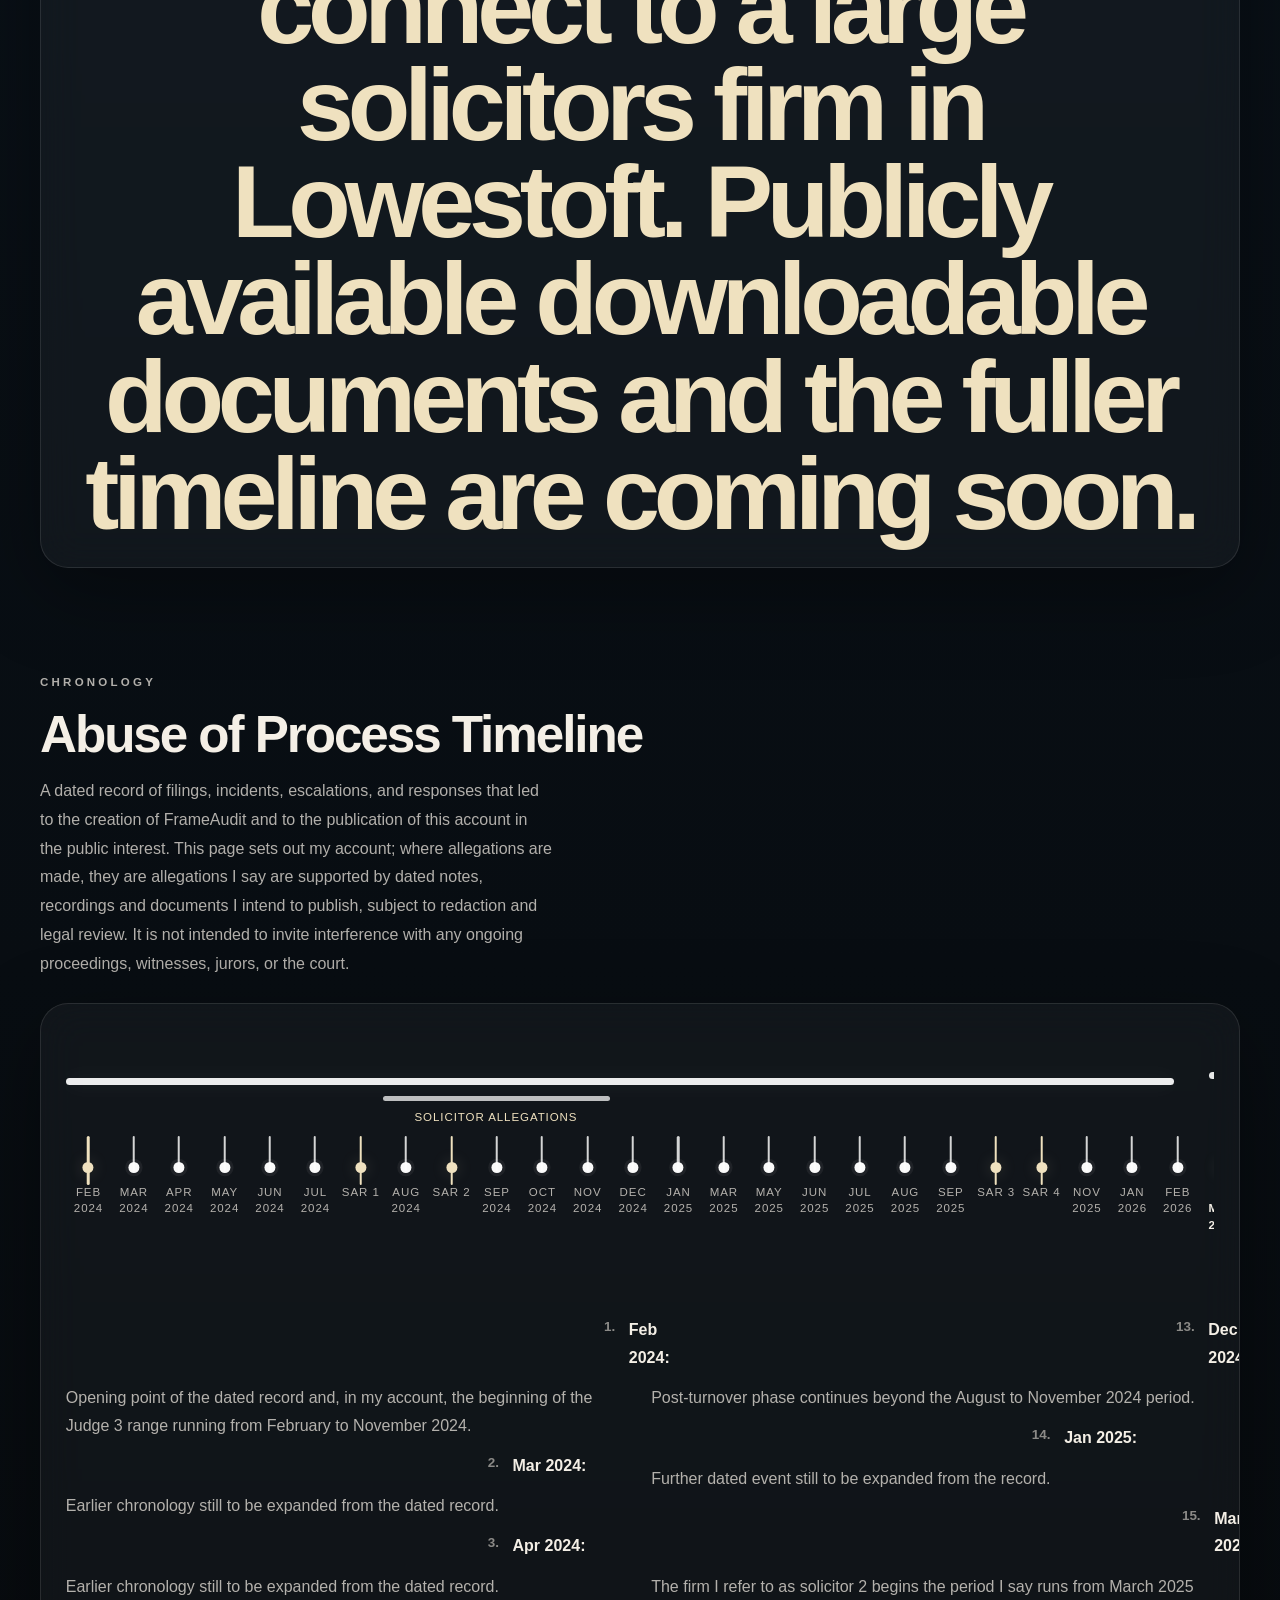
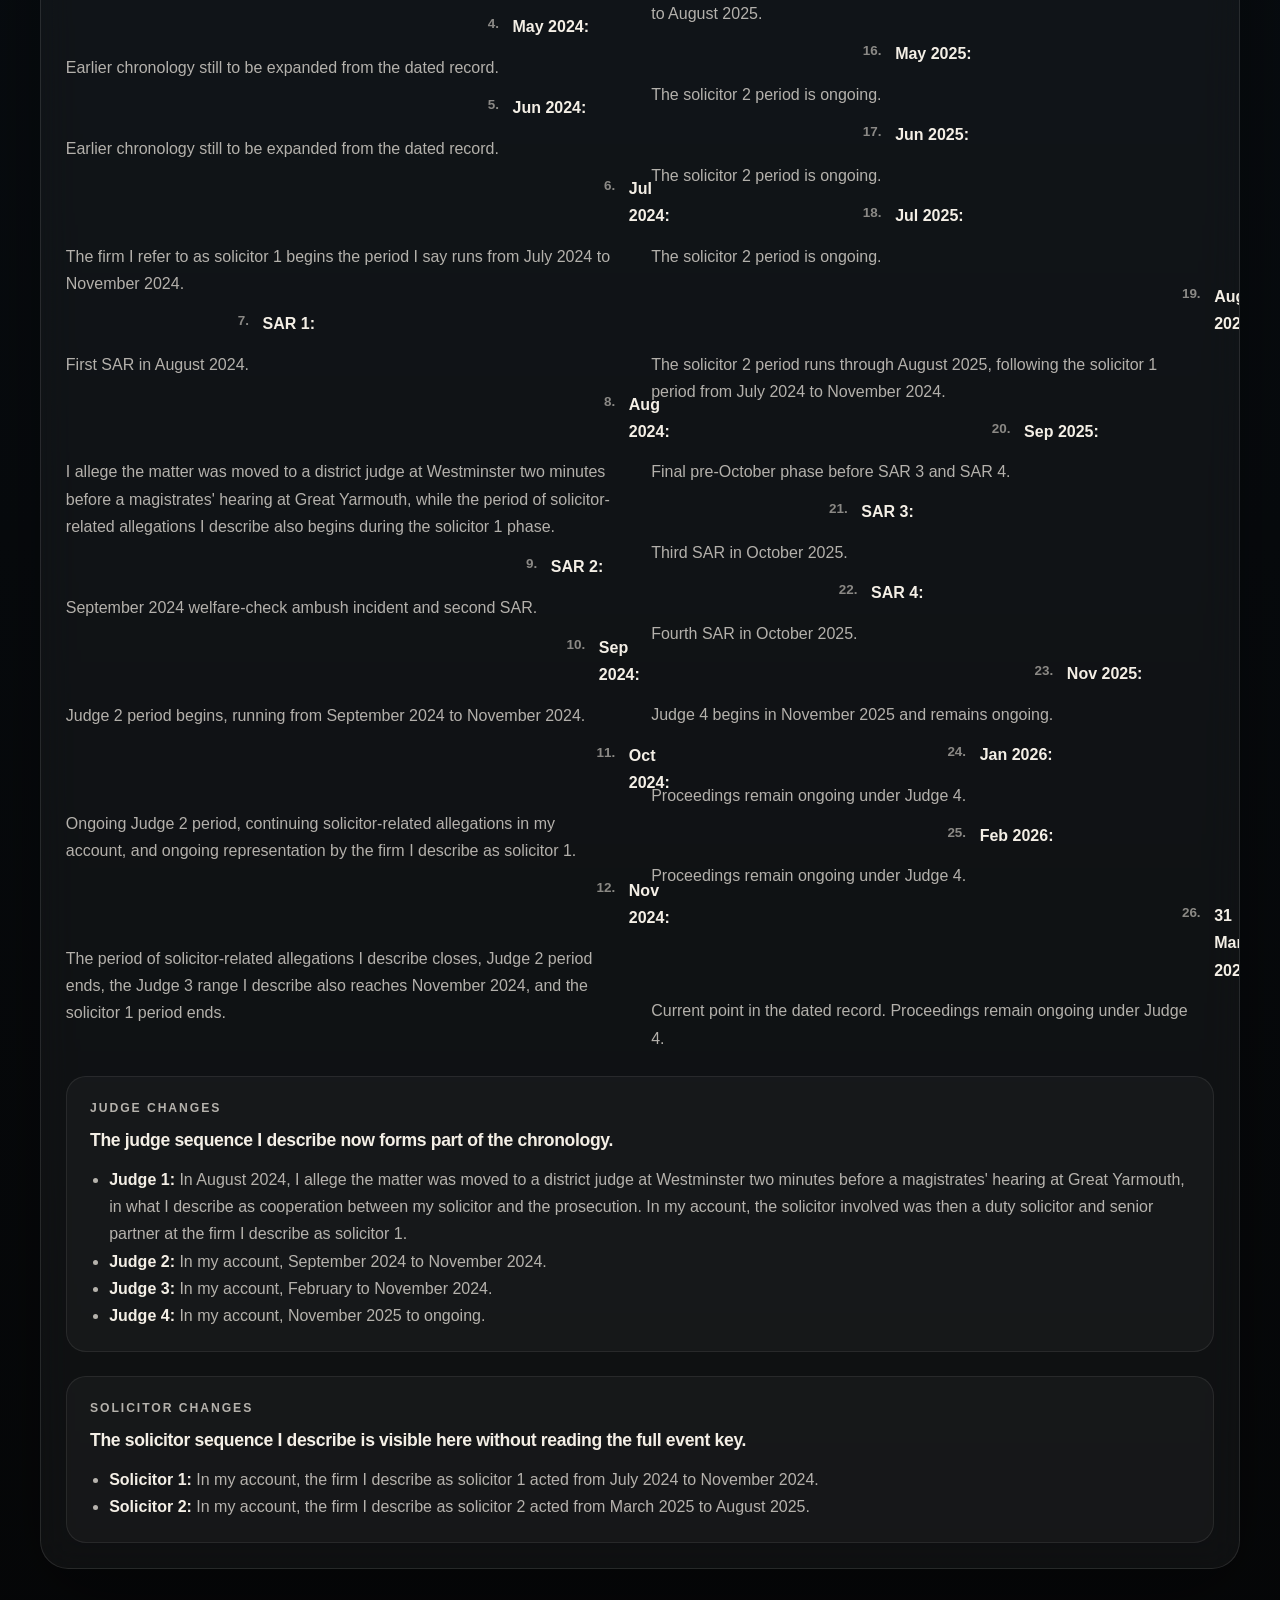
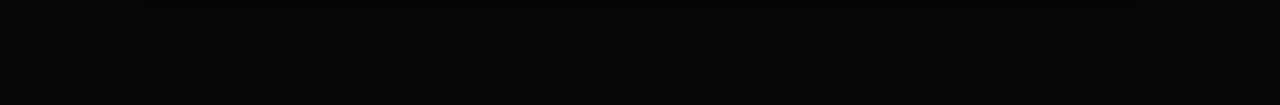
<file: timeline.html>
<!DOCTYPE html>
<html lang="en">
<head>
  <meta charset="UTF-8">
  <meta name="viewport" content="width=device-width, initial-scale=1.0">
  <title>FrameAudit | Why The Software Was Built</title>
  <meta
    name="description"
    content="FrameAudit background page for the why the software was built timeline."
  >
  <link rel="stylesheet" href="./styles.css">
</head>
<body>
  <div class="page-shell">
    <header class="site-header">
      <a class="brand" href="./index.html">
        <span class="brand-mark">FA</span>
        <span>
          <strong>FrameAudit</strong>
          <small>V12 Signal Fusion Evidence Engine · 167 MB</small>
        </span>
      </a>
      <nav class="site-nav">
        <a href="./index.html">Home</a>
        <a href="./pricing.html">Pricing</a>
        <a href="./value.html">Value</a>
        <a href="./contact.html">Contact</a>
        <a href="./proof.html">Proof</a>
      </nav>
    </header>

    <main>
      <section class="section page-hero page-hero--timeline">
          <p class="eyebrow">GPT 5.4 AI approved (VS Code Suite)</p>
        <p class="eyebrow">Why the software was built</p>
        <h1>Chronological Timeline Feb 2024 - June 4th, 2026</h1>
        <div class="page-copy page-copy--timeline">
          <p>This timeline will be expanded over the coming weeks into a fuller public record of what I say has happened to me, and the documents and exhibits referenced here will be published on this page. I am putting this into the open because I believe it is in the public interest to do so. I no longer feel safe leaving it buried behind private correspondence, delay, or silence. The evidence will be released here in the interests of openness and transparency, and because I believe public scrutiny is now one of the only protections I have against further retaliation while the truth is being resisted, denied, or concealed.</p>
          <p>Over the past 18 months I have documented what I describe as repeated mistreatment by police, prosecutors, and other public-facing actors. I have kept dated notes and timestamps because I believed, from early on, that the record itself would matter. My severe mental health difficulties were known to the courts, solicitors, police and prosecution, yet I believe decisions continued to be taken without proper regard to that context, including what I say was a threat-to-kill allegation that, in my view, sat uneasily with later statements from a senior campaign figure and with a June 2025 forensic psychiatric assessment diagnosing cPTSD. I further allege that a second charge, added in March 2025, relied on an MP's email address in a way I believe was misleading. I wrote repeatedly to the court and court officers about these matters, but I do not believe those concerns were properly addressed. I also allege that the judicial handling itself became unstable, beginning with what I say was a move to a district judge at Westminster two minutes before a magistrates' hearing at Great Yarmouth in August 2024, followed by Judge 2 from September 2024 to November 2024, Judge 3 from February to November 2024, and Judge 4 from November 2025 to ongoing. The pressure described in this timeline contributed to self-harm in desperation. In my view, there were repeated attempts to discredit me, isolate me, and rely on material I say was inaccurate, misleading, or incomplete.</p>
          <p>With what I understand to be only two months before trial and with the court still not asking for my defence witnesses, I remain concerned about whether the process will be fair. Nothing on this page is intended to influence jurors, witnesses, or the court; my purpose is to preserve a dated record of what I say has happened and explain why I built this software. There has still been no ruling on the charge I dispute and, more seriously, I allege that body-worn camera footage from the initial arrest may have been edited, incomplete, or otherwise presented in a way that omitted me speaking about the ongoing genocide by israel, Britain, and the USA, as well as wider concerns I have raised about foreign influence within the British judicial system, and that omitted material I say supported my SAR-1 complaint from September 2024.</p>
          <p>That is why I had to build this software. I did not build it as an abstract project or a technical exercise. I built it because I believed it was necessary, in the public interest, to create a way of bringing the truth back into view through timing drift, camera geometry, signal fusion, and the math needed to make manipulation visible.</p>
        </div>
      </section>

      <section class="section">
        <div class="card coming-soon-panel">
            <strong>This page will expand with my allegations, documents, and dated record concerning what I describe as cultic behaviour, corruption concerns, alleged multi million pound fraud, questioned signatures, disputed documents, shell companies, ghost companies, and dormant Companies House filings that, in my account, connect to a large solicitors firm in Lowestoft. Publicly available downloadable documents and the fuller timeline are coming soon.</strong>
        </div>
      </section>

      <section class="section abuse-timeline-section">
        <div class="section-heading section-heading--stacked">
          <div>
            <p class="eyebrow">Chronology</p>
            <h2>Abuse of Process Timeline</h2>
          </div>
          <p>
            A dated record of filings, incidents, escalations, and responses that led to the creation of FrameAudit and to the publication of this account in the public interest. This page sets out my account; where allegations are made, they are allegations I say are supported by dated notes, recordings and documents I intend to publish, subject to redaction and legal review. It is not intended to invite interference with any ongoing proceedings, witnesses, jurors, or the court.
          </p>
        </div>

        <article class="card abuse-timeline-card">
          <div class="abuse-timeline-shell">
            <div class="abuse-timeline-rail">
              <div class="abuse-timeline-line"></div>
              <div class="abuse-timeline-ongoing" aria-hidden="true">
                <span></span>
                <span></span>
                <span></span>
              </div>
              <div class="abuse-timeline-band abuse-timeline-band--solicitor">
                <span>Solicitor allegations</span>
              </div>
              <div class="abuse-timeline-points">
                <div class="abuse-point abuse-point--major"><span class="abuse-point__stub"></span><span class="abuse-point__dot"></span><span class="abuse-point__label">Feb 2024</span></div>
                <div class="abuse-point"><span class="abuse-point__stub"></span><span class="abuse-point__dot"></span><span class="abuse-point__label">Mar 2024</span></div>
                <div class="abuse-point"><span class="abuse-point__stub"></span><span class="abuse-point__dot"></span><span class="abuse-point__label">Apr 2024</span></div>
                <div class="abuse-point"><span class="abuse-point__stub"></span><span class="abuse-point__dot"></span><span class="abuse-point__label">May 2024</span></div>
                <div class="abuse-point"><span class="abuse-point__stub"></span><span class="abuse-point__dot"></span><span class="abuse-point__label">Jun 2024</span></div>
                <div class="abuse-point"><span class="abuse-point__stub"></span><span class="abuse-point__dot"></span><span class="abuse-point__label">Jul 2024</span></div>
                <div class="abuse-point abuse-point--major"><span class="abuse-point__stub"></span><span class="abuse-point__dot"></span><span class="abuse-point__label">SAR 1</span></div>
                <div class="abuse-point"><span class="abuse-point__stub"></span><span class="abuse-point__dot"></span><span class="abuse-point__label">Aug 2024</span></div>
                <div class="abuse-point abuse-point--major"><span class="abuse-point__stub"></span><span class="abuse-point__dot"></span><span class="abuse-point__label">SAR 2</span></div>
                <div class="abuse-point"><span class="abuse-point__stub"></span><span class="abuse-point__dot"></span><span class="abuse-point__label">Sep 2024</span></div>
                <div class="abuse-point"><span class="abuse-point__stub"></span><span class="abuse-point__dot"></span><span class="abuse-point__label">Oct 2024</span></div>
                <div class="abuse-point"><span class="abuse-point__stub"></span><span class="abuse-point__dot"></span><span class="abuse-point__label">Nov 2024</span></div>
                <div class="abuse-point"><span class="abuse-point__stub"></span><span class="abuse-point__dot"></span><span class="abuse-point__label">Dec 2024</span></div>
                <div class="abuse-point"><span class="abuse-point__stub"></span><span class="abuse-point__dot"></span><span class="abuse-point__label">Jan 2025</span></div>
                <div class="abuse-point"><span class="abuse-point__stub"></span><span class="abuse-point__dot"></span><span class="abuse-point__label">Mar 2025</span></div>
                <div class="abuse-point"><span class="abuse-point__stub"></span><span class="abuse-point__dot"></span><span class="abuse-point__label">May 2025</span></div>
                <div class="abuse-point"><span class="abuse-point__stub"></span><span class="abuse-point__dot"></span><span class="abuse-point__label">Jun 2025</span></div>
                <div class="abuse-point"><span class="abuse-point__stub"></span><span class="abuse-point__dot"></span><span class="abuse-point__label">Jul 2025</span></div>
                <div class="abuse-point"><span class="abuse-point__stub"></span><span class="abuse-point__dot"></span><span class="abuse-point__label">Aug 2025</span></div>
                <div class="abuse-point"><span class="abuse-point__stub"></span><span class="abuse-point__dot"></span><span class="abuse-point__label">Sep 2025</span></div>
                <div class="abuse-point abuse-point--major"><span class="abuse-point__stub"></span><span class="abuse-point__dot"></span><span class="abuse-point__label">SAR 3</span></div>
                <div class="abuse-point abuse-point--major"><span class="abuse-point__stub"></span><span class="abuse-point__dot"></span><span class="abuse-point__label">SAR 4</span></div>
                <div class="abuse-point"><span class="abuse-point__stub"></span><span class="abuse-point__dot"></span><span class="abuse-point__label">Nov 2025</span></div>
                <div class="abuse-point"><span class="abuse-point__stub"></span><span class="abuse-point__dot"></span><span class="abuse-point__label">Jan 2026</span></div>
                <div class="abuse-point"><span class="abuse-point__stub"></span><span class="abuse-point__dot"></span><span class="abuse-point__label">Feb 2026</span></div>
                <div class="abuse-point abuse-point--major abuse-point--current"><span class="abuse-point__stub"></span><span class="abuse-point__dot"></span><span class="abuse-point__label">31 Mar 2026</span></div>
              </div>
            </div>
          </div>

          <ol class="abuse-event-key">
            <li><strong>Feb 2024:</strong> Opening point of the dated record and, in my account, the beginning of the Judge 3 range running from February to November 2024.</li>
            <li><strong>Mar 2024:</strong> Earlier chronology still to be expanded from the dated record.</li>
            <li><strong>Apr 2024:</strong> Earlier chronology still to be expanded from the dated record.</li>
            <li><strong>May 2024:</strong> Earlier chronology still to be expanded from the dated record.</li>
            <li><strong>Jun 2024:</strong> Earlier chronology still to be expanded from the dated record.</li>
            <li><strong>Jul 2024:</strong> The firm I refer to as solicitor 1 begins the period I say runs from July 2024 to November 2024.</li>
            <li><strong>SAR 1:</strong> First SAR in August 2024.</li>
            <li><strong>Aug 2024:</strong> I allege the matter was moved to a district judge at Westminster two minutes before a magistrates' hearing at Great Yarmouth, while the period of solicitor-related allegations I describe also begins during the solicitor 1 phase.</li>
            <li><strong>SAR 2:</strong> September 2024 welfare-check ambush incident and second SAR.</li>
            <li><strong>Sep 2024:</strong> Judge 2 period begins, running from September 2024 to November 2024.</li>
            <li><strong>Oct 2024:</strong> Ongoing Judge 2 period, continuing solicitor-related allegations in my account, and ongoing representation by the firm I describe as solicitor 1.</li>
            <li><strong>Nov 2024:</strong> The period of solicitor-related allegations I describe closes, Judge 2 period ends, the Judge 3 range I describe also reaches November 2024, and the solicitor 1 period ends.</li>
            <li><strong>Dec 2024:</strong> Post-turnover phase continues beyond the August to November 2024 period.</li>
            <li><strong>Jan 2025:</strong> Further dated event still to be expanded from the record.</li>
            <li><strong>Mar 2025:</strong> The firm I refer to as solicitor 2 begins the period I say runs from March 2025 to August 2025.</li>
            <li><strong>May 2025:</strong> The solicitor 2 period is ongoing.</li>
            <li><strong>Jun 2025:</strong> The solicitor 2 period is ongoing.</li>
            <li><strong>Jul 2025:</strong> The solicitor 2 period is ongoing.</li>
            <li><strong>Aug 2025:</strong> The solicitor 2 period runs through August 2025, following the solicitor 1 period from July 2024 to November 2024.</li>
            <li><strong>Sep 2025:</strong> Final pre-October phase before SAR 3 and SAR 4.</li>
            <li><strong>SAR 3:</strong> Third SAR in October 2025.</li>
            <li><strong>SAR 4:</strong> Fourth SAR in October 2025.</li>
            <li><strong>Nov 2025:</strong> Judge 4 begins in November 2025 and remains ongoing.</li>
            <li><strong>Jan 2026:</strong> Proceedings remain ongoing under Judge 4.</li>
            <li><strong>Feb 2026:</strong> Proceedings remain ongoing under Judge 4.</li>
            <li><strong>31 Mar 2026:</strong> Current point in the dated record. Proceedings remain ongoing under Judge 4.</li>
          </ol>

          <section class="abuse-judge-card" aria-labelledby="judge-changes-heading">
            <p class="abuse-judge-card__eyebrow">Judge changes</p>
            <h3 id="judge-changes-heading">The judge sequence I describe now forms part of the chronology.</h3>
            <ul class="abuse-judge-list">
              <li><strong>Judge 1:</strong> In August 2024, I allege the matter was moved to a district judge at Westminster two minutes before a magistrates' hearing at Great Yarmouth, in what I describe as cooperation between my solicitor and the prosecution. In my account, the solicitor involved was then a duty solicitor and senior partner at the firm I describe as solicitor 1.</li>
              <li><strong>Judge 2:</strong> In my account, September 2024 to November 2024.</li>
              <li><strong>Judge 3:</strong> In my account, February to November 2024.</li>
              <li><strong>Judge 4:</strong> In my account, November 2025 to ongoing.</li>
            </ul>
          </section>

          <section class="abuse-solicitor-card" aria-labelledby="solicitor-changes-heading">
            <p class="abuse-solicitor-card__eyebrow">Solicitor changes</p>
            <h3 id="solicitor-changes-heading">The solicitor sequence I describe is visible here without reading the full event key.</h3>
            <ul class="abuse-solicitor-list">
              <li><strong>Solicitor 1:</strong> In my account, the firm I describe as solicitor 1 acted from July 2024 to November 2024.</li>
              <li><strong>Solicitor 2:</strong> In my account, the firm I describe as solicitor 2 acted from March 2025 to August 2025.</li>
            </ul>
          </section>
        </article>
      </section>
    </main>
  </div>
</body>
</html>
</file>
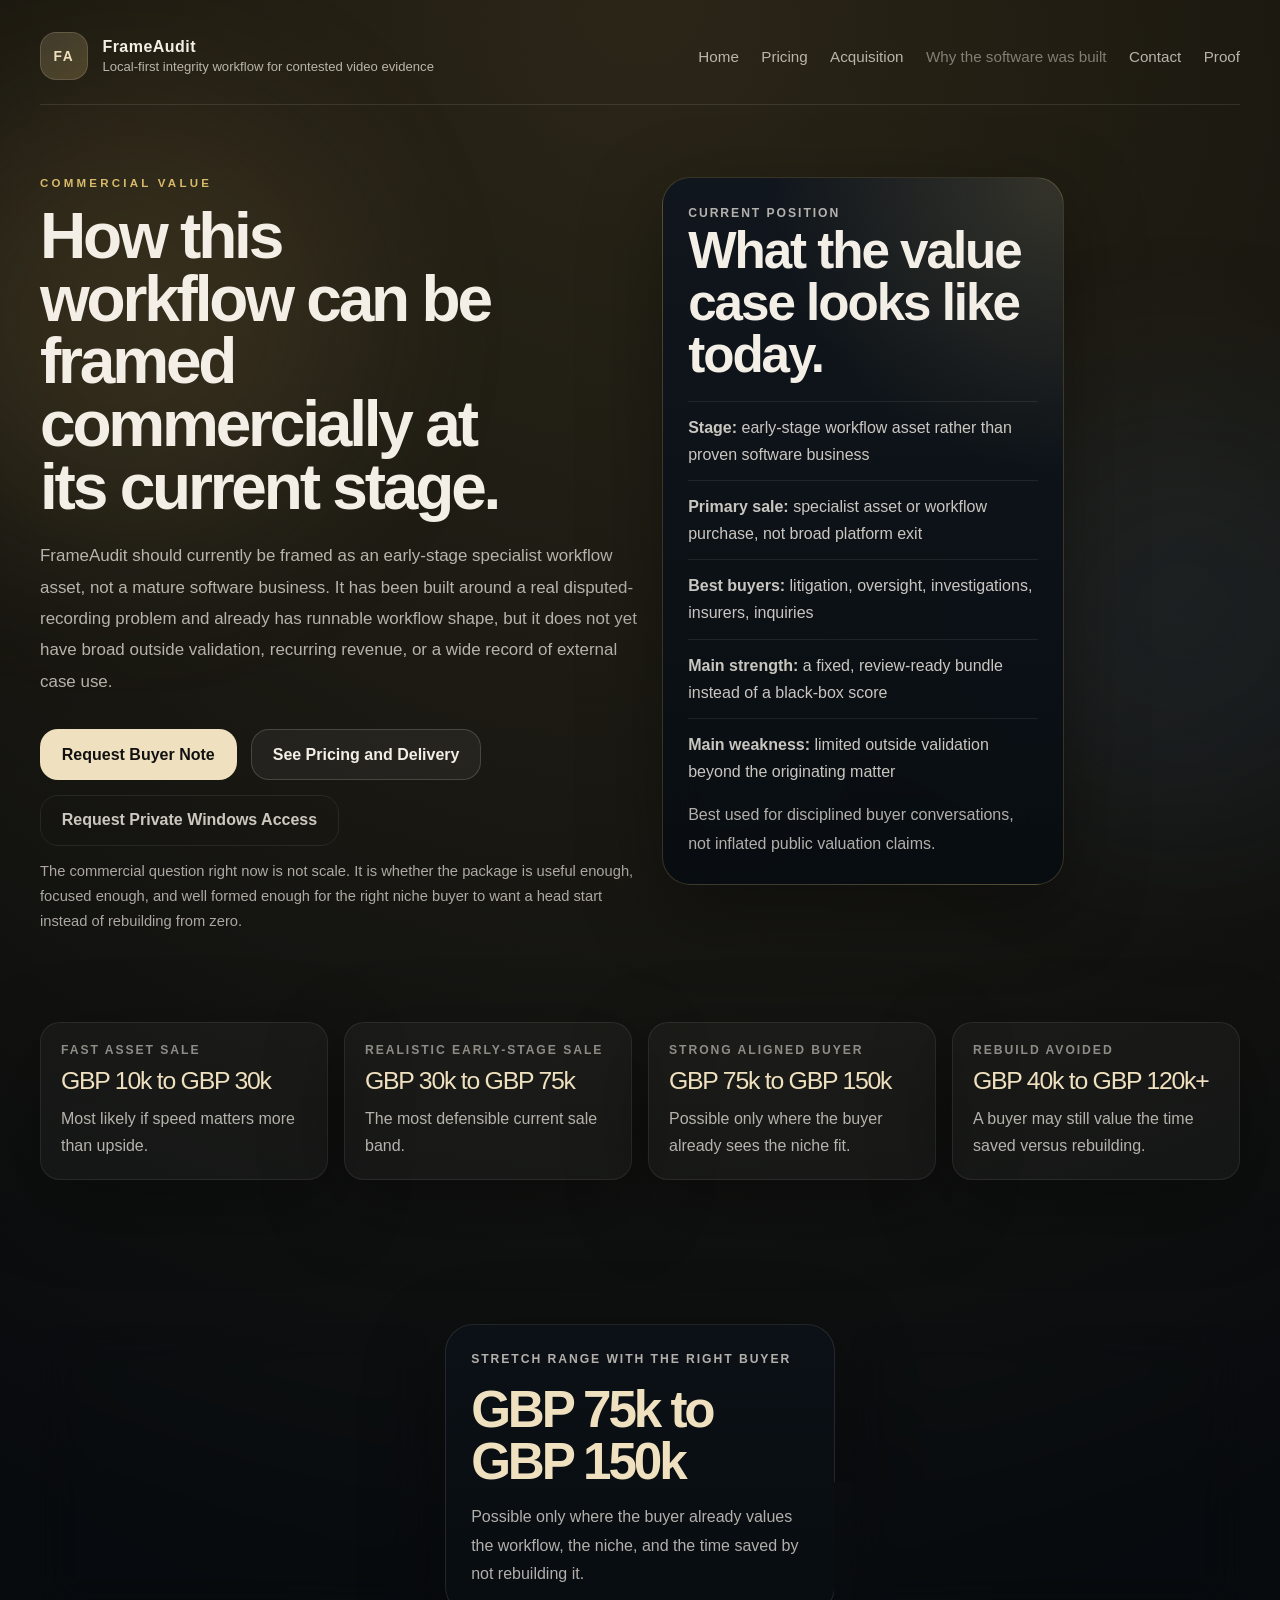
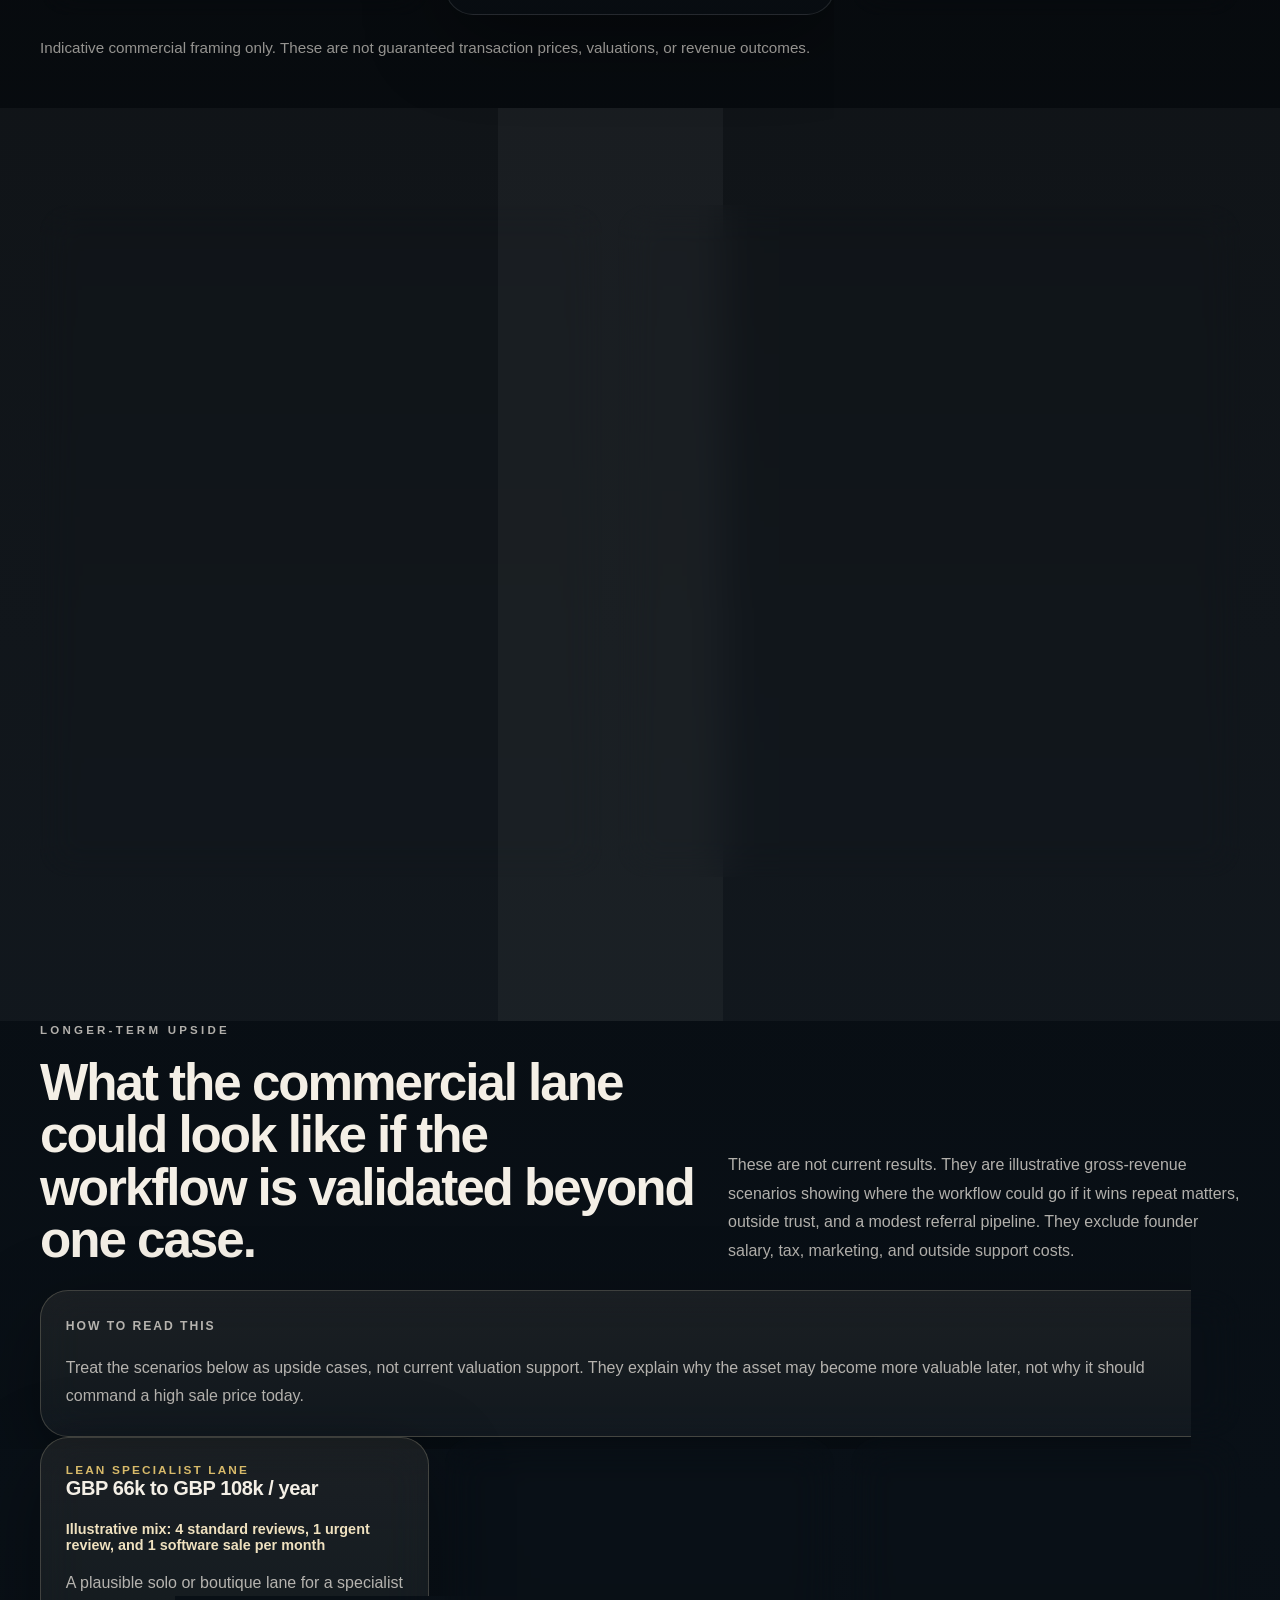
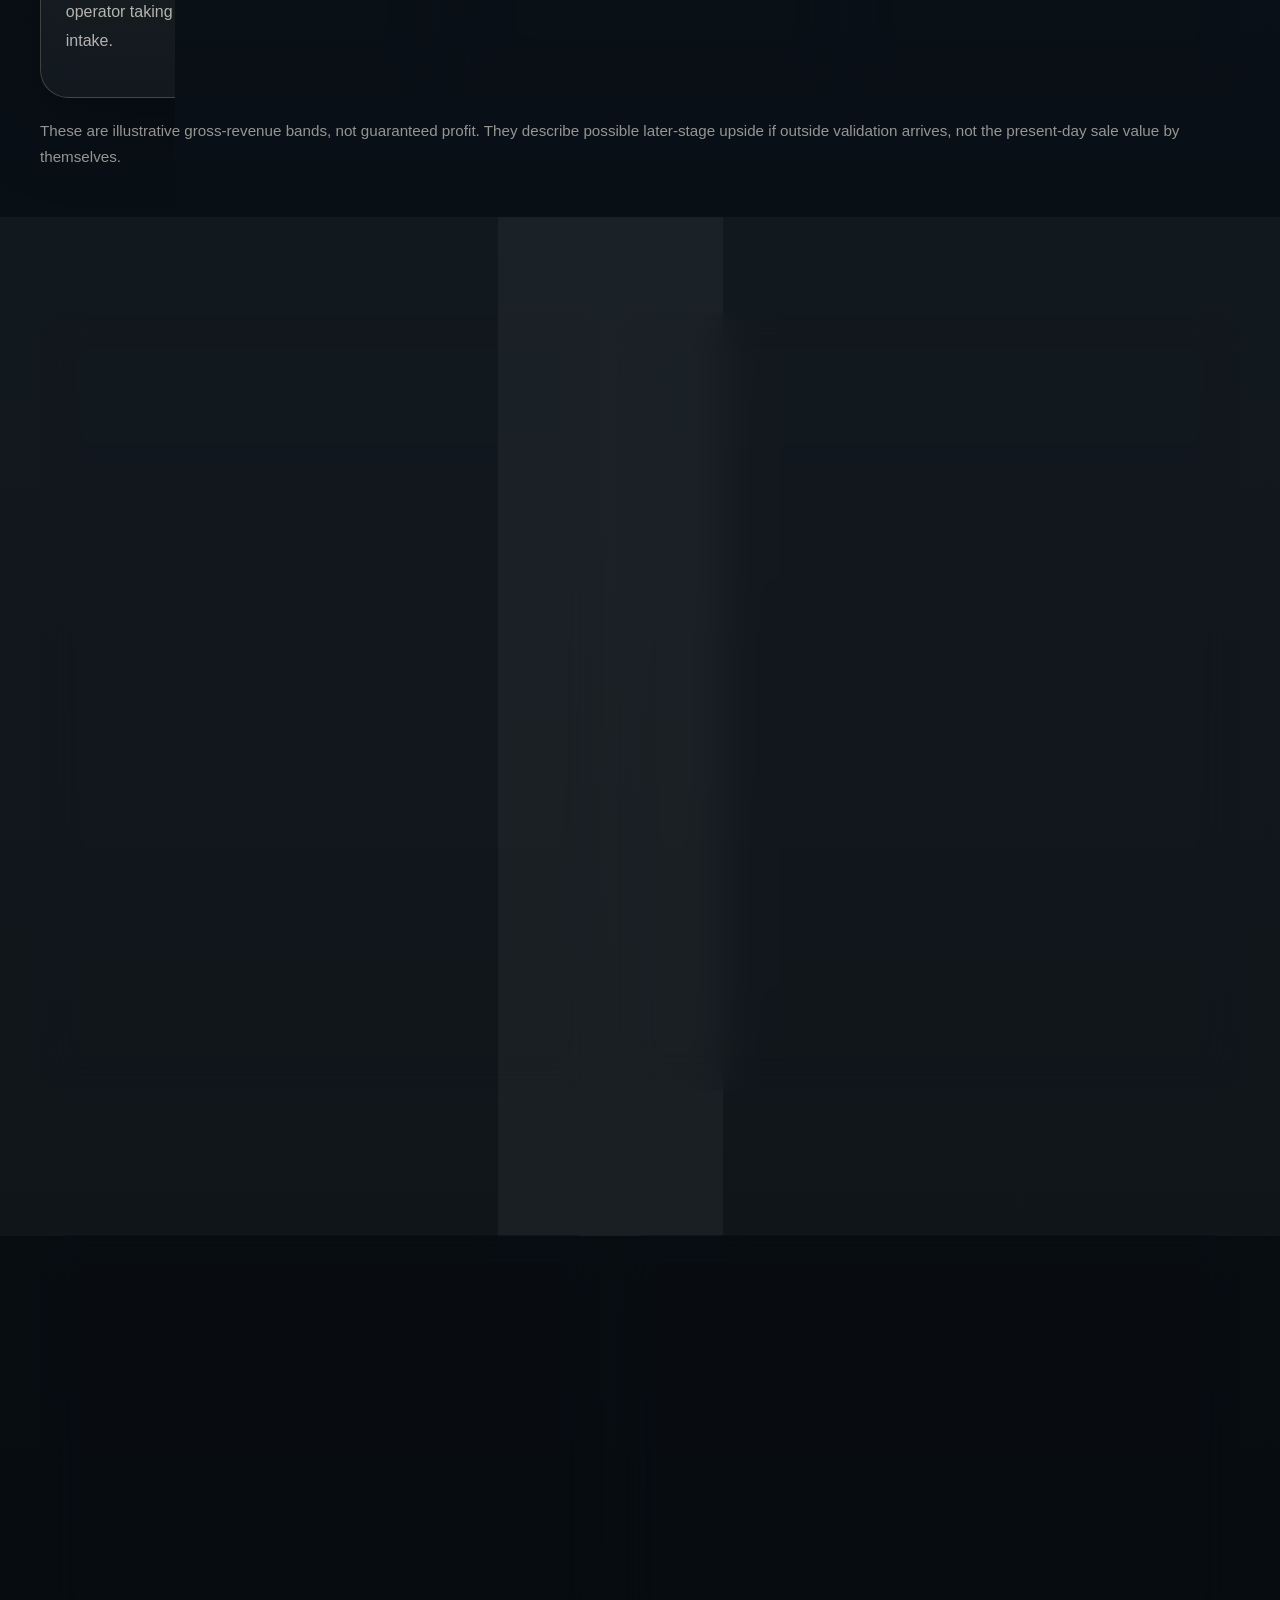
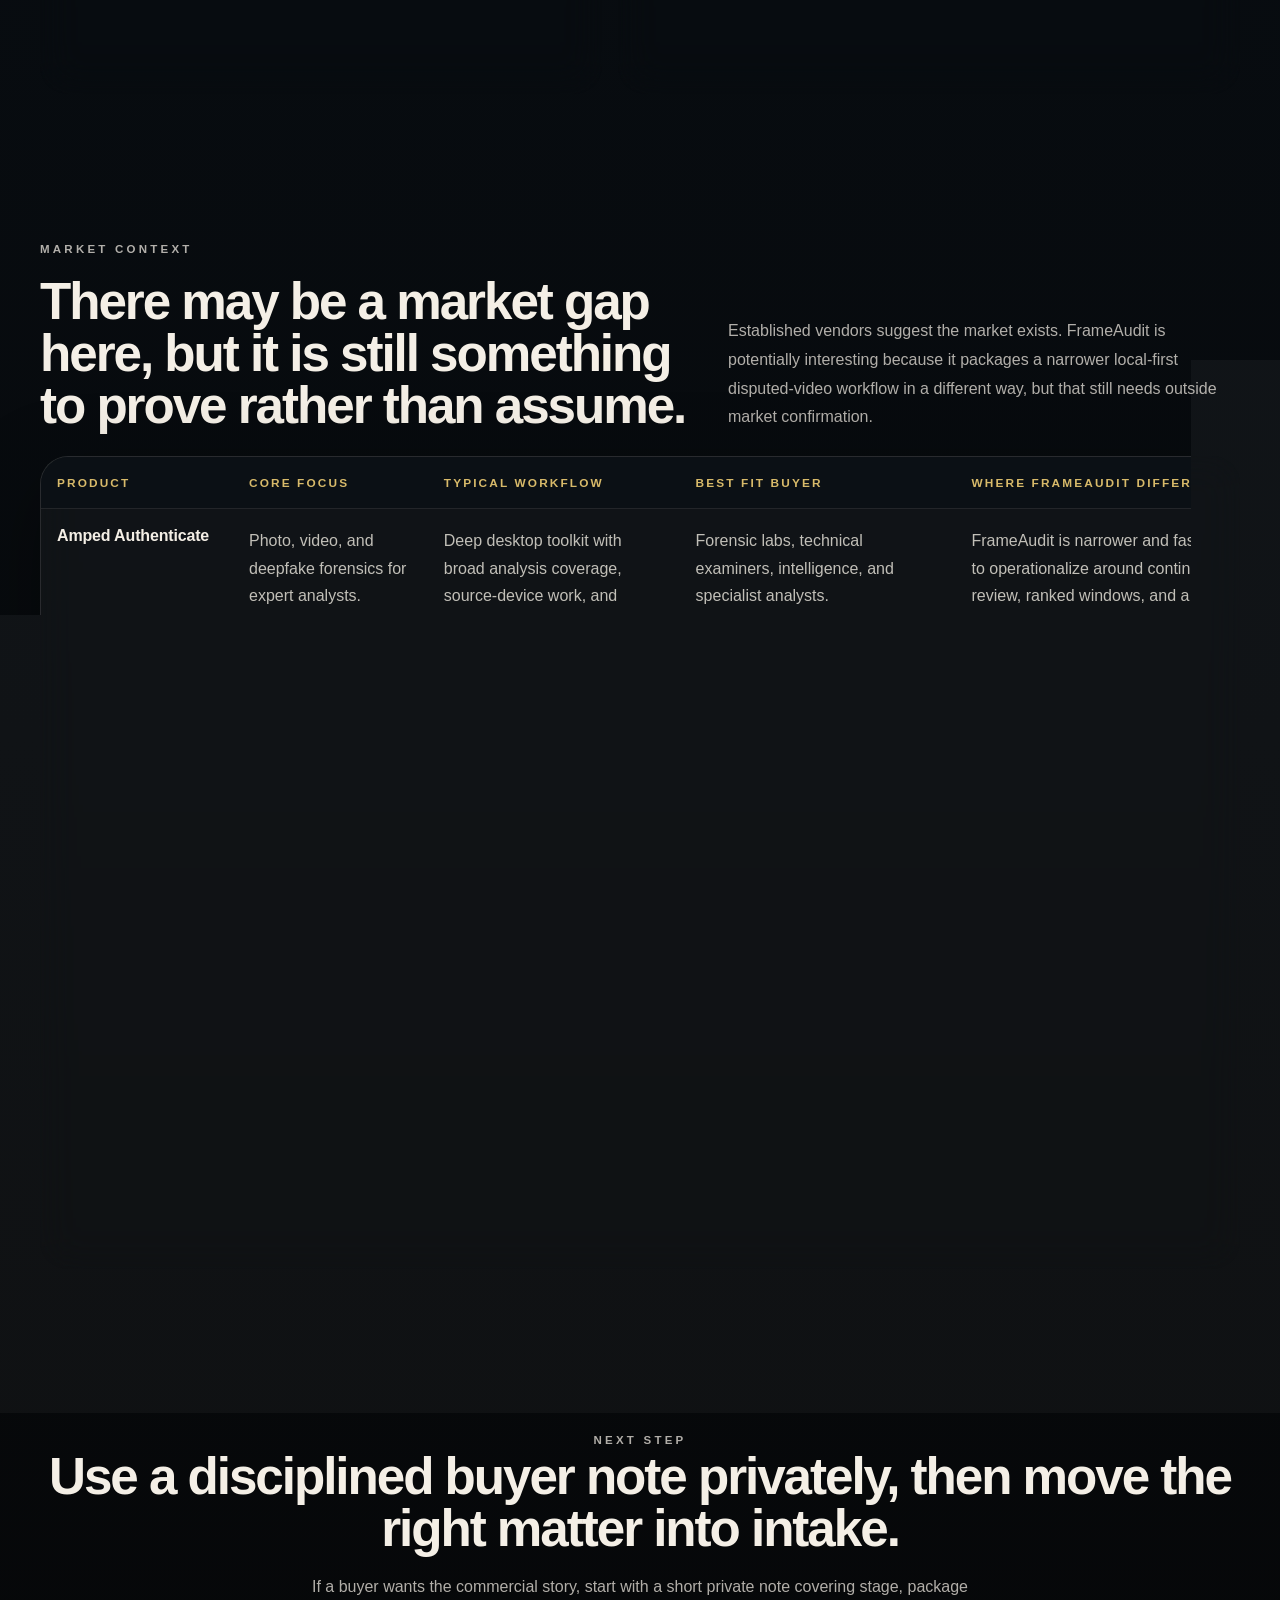
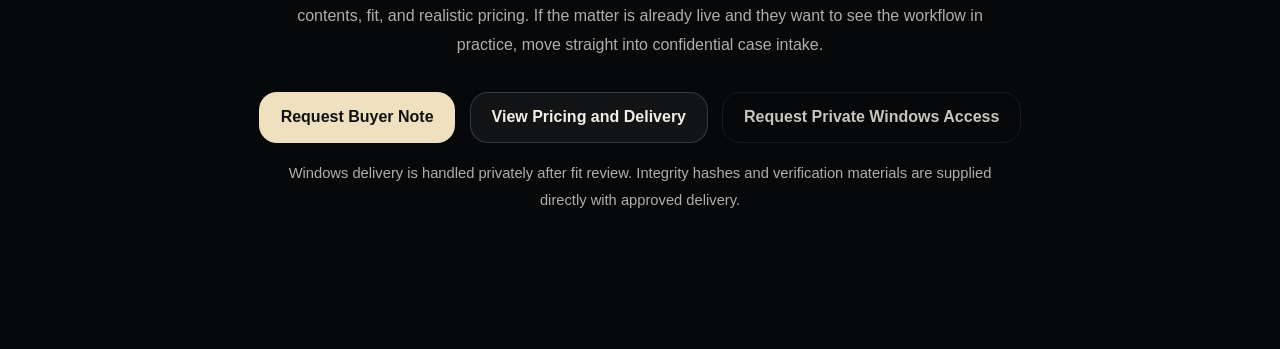
<file: value.html>
<!DOCTYPE html>
<html lang="en">
<head>
  <meta charset="UTF-8">
  <meta name="viewport" content="width=device-width, initial-scale=1.0">
  <title>FrameAudit | Commercial Value</title>
  <meta
    name="description"
    content="FrameAudit commercial value at its current early stage, including realistic sale framing, buyer fit, rebuild avoidance, and longer-term upside if validated beyond one case."
  >
  <link rel="stylesheet" href="./styles.css">
</head>
<body>
  <div class="page-shell">
    <header class="site-header">
      <a class="brand" href="./index.html">
        <span class="brand-mark">FA</span>
        <span>
          <strong>FrameAudit</strong>
          <small>Local-first integrity workflow for contested video evidence</small>
        </span>
      </a>
      <nav class="site-nav">
        <a href="./index.html">Home</a>
        <a href="./pricing.html">Pricing</a>
          <a href="./acquisitions.html">Acquisition</a>
        <span class="site-nav__disabled" title="Coming soon" aria-disabled="true">Why the software was built</span>
        <a href="./contact.html">Contact</a>
        <a href="./proof.html">Proof</a>
      </nav>
    </header>

    <main>
      <section class="section page-hero page-hero--value">
        <div class="value-hero-grid">
          <div class="reveal-up">
            <p class="eyebrow">Commercial value</p>
            <h1>How this workflow can be framed commercially at its current stage.</h1>
            <p class="page-copy">
              FrameAudit should currently be framed as an early-stage specialist workflow asset, not a mature software business. It has been built around a real disputed-recording problem and already has runnable workflow shape, but it does not yet have broad outside validation, recurring revenue, or a wide record of external case use.
            </p>
            <div class="hero-actions">
              <a class="button button-primary" href="mailto:TeamMohamed@proton.me?subject=FrameAudit%20Early-Stage%20Buyer%20Note">Request Buyer Note</a>
              <a class="button button-secondary" href="./pricing.html">See Pricing and Delivery</a>
                <a class="button button-tertiary" href="mailto:TeamMohamed@proton.me?subject=FrameAudit%20Private%20Windows%20Access%20Request">Request Private Windows Access</a>
            </div>
            <p class="download-note">
                The commercial question right now is not scale. It is whether the package is useful enough, focused enough, and well formed enough for the right niche buyer to want a head start instead of rebuilding from zero.
            </p>
          </div>

          <aside class="card value-brief-card reveal-up delay-1">
            <p class="value-brief-card__label">Current position</p>
            <h2>What the value case looks like today.</h2>
            <ul class="value-brief-list">
              <li><strong>Stage:</strong> early-stage workflow asset rather than proven software business</li>
              <li><strong>Primary sale:</strong> specialist asset or workflow purchase, not broad platform exit</li>
              <li><strong>Best buyers:</strong> litigation, oversight, investigations, insurers, inquiries</li>
              <li><strong>Main strength:</strong> a fixed, review-ready bundle instead of a black-box score</li>
              <li><strong>Main weakness:</strong> limited outside validation beyond the originating matter</li>
            </ul>
            <p class="value-brief-card__footnote">Best used for disciplined buyer conversations, not inflated public valuation claims.</p>
          </aside>
        </div>
      </section>

      <section class="section value-band-section">
        <div class="value-band">
          <article class="value-band__item reveal-up">
            <p class="value-band__label">Fast asset sale</p>
            <span class="value-band__value">GBP 10k to GBP 30k</span>
            <p class="value-band__copy">Most likely if speed matters more than upside.</p>
          </article>
          <article class="value-band__item reveal-up delay-1">
            <p class="value-band__label">Realistic early-stage sale</p>
            <span class="value-band__value">GBP 30k to GBP 75k</span>
            <p class="value-band__copy">The most defensible current sale band.</p>
          </article>
          <article class="value-band__item reveal-up delay-2">
            <p class="value-band__label">Strong aligned buyer</p>
            <span class="value-band__value">GBP 75k to GBP 150k</span>
            <p class="value-band__copy">Possible only where the buyer already sees the niche fit.</p>
          </article>
          <article class="value-band__item reveal-up">
            <p class="value-band__label">Rebuild avoided</p>
            <span class="value-band__value">GBP 40k to GBP 120k+</span>
            <p class="value-band__copy">A buyer may still value the time saved versus rebuilding.</p>
          </article>
        </div>
      </section>

      <section class="section">
        <div class="value-stat-grid">
          <article class="card value-stat reveal-up">
            <p class="value-stat__label">Most realistic sale range today</p>
            <span class="value-stat__amount">GBP 30k to GBP 75k</span>
            <p class="value-stat__copy">The best current working range for a serious but still early-stage sale conversation.</p>
          </article>
          <article class="card value-stat reveal-up delay-1">
            <p class="value-stat__label">Stretch range with the right buyer</p>
            <span class="value-stat__amount">GBP 75k to GBP 150k</span>
            <p class="value-stat__copy">Possible only where the buyer already values the workflow, the niche, and the time saved by not rebuilding it.</p>
          </article>
          <article class="card value-stat reveal-up delay-2">
            <p class="value-stat__label">Why market value is lower</p>
            <span class="value-stat__amount">Single-case validation</span>
            <p class="value-stat__copy">A buyer is still discounting for proof risk, founder dependence, and lack of recurring commercial evidence.</p>
          </article>
        </div>
        <p class="value-footnote reveal-up delay-2">
          Indicative commercial framing only. These are not guaranteed transaction prices, valuations, or revenue outcomes.
        </p>
      </section>

      <section class="section split-section">
        <article class="card reveal-up">
          <p class="eyebrow">Why this has value</p>
          <h2>There is still real value here despite the early stage.</h2>
          <ul class="stack-list">
            <li>Local-first handling for privacy-sensitive and evidentiary recordings.</li>
            <li>Corroborated multi-signal review instead of a single detector score.</li>
            <li>Official result bundle with summary, findings, fingerprints, checksums, and supporting artifacts.</li>
            <li>Private Windows delivery separated cleanly from the public marketing and intake surface.</li>
            <li>A narrow enough niche that the buyer proposition is specific rather than generic.</li>
          </ul>
        </article>

        <article class="card reveal-up delay-1">
          <p class="eyebrow">What limits the value today</p>
          <h2>The main discount factors are commercial, not purely technical.</h2>
          <ul class="stack-list">
            <li>Validation has been strongest on the originating case rather than across a wide outside user base.</li>
            <li>There is not yet recurring revenue that lets the asset be priced like a business.</li>
            <li>A buyer is still taking founder and execution risk.</li>
            <li>The niche is commercially real, but still not broadly proven.</li>
            <li>That means market value stays below theoretical rebuild effort.</li>
          </ul>
        </article>
      </section>

      <section class="section">
        <div class="section-heading reveal-up">
          <div>
            <p class="eyebrow">Longer-term upside</p>
            <h2>What the commercial lane could look like if the workflow is validated beyond one case.</h2>
          </div>
          <p>
            These are not current results. They are illustrative gross-revenue scenarios showing where the workflow could go if it wins repeat matters, outside trust, and a modest referral pipeline. They exclude founder salary, tax, marketing, and outside support costs.
          </p>
        </div>

        <article class="card value-callout reveal-up delay-1">
          <p class="value-callout__label">How to read this</p>
          <p>
            Treat the scenarios below as upside cases, not current valuation support. They explain why the asset may become more valuable later, not why it should command a high sale price today.
          </p>
        </article>

        <div class="pricing-grid">
          <article class="pricing-card pricing-card--featured reveal-up">
            <div class="pricing-card__topline">Lean specialist lane</div>
            <h3>GBP 66k to GBP 108k / year</h3>
            <p class="pricing-card__meta">Illustrative mix: 4 standard reviews, 1 urgent review, and 1 software sale per month</p>
            <p class="pricing-card__body">
              A plausible solo or boutique lane for a specialist operator taking on steady but controlled case intake.
            </p>
          </article>

          <article class="pricing-card reveal-up delay-1">
            <div class="pricing-card__topline">Litigation-heavy lane</div>
            <h3>GBP 109k to GBP 180k / year</h3>
            <p class="pricing-card__meta">Illustrative mix: 6 standard reviews, 2 urgent reviews, and 2 software sales per month</p>
            <p class="pricing-card__body">
              Better fit for a focused practice supporting repeated civil, corporate, oversight, and inquiry-related matters.
            </p>
          </article>

          <article class="pricing-card reveal-up delay-2">
            <div class="pricing-card__topline">High-intensity specialist lane</div>
            <h3>GBP 152k to GBP 252k+ / year</h3>
            <p class="pricing-card__meta">Illustrative mix: 8 standard reviews, 3 urgent reviews, and 3 software sales per month</p>
            <p class="pricing-card__body">
              A higher-throughput specialist model where the review workflow sits inside a stronger referral or institutional pipeline.
            </p>
          </article>
        </div>

        <p class="value-footnote reveal-up delay-2">
          These are illustrative gross-revenue bands, not guaranteed profit. They describe possible later-stage upside if outside validation arrives, not the present-day sale value by themselves.
        </p>
      </section>

      <section class="section split-section">
        <article class="card reveal-up">
          <p class="eyebrow">Typical matters</p>
          <h2>Where the current workflow has the clearest commercial fit.</h2>
          <ul class="stack-list">
            <li>Police misconduct footage, arrest video disputes, body-worn camera issues, and custody-suite CCTV challenges.</li>
            <li>Civil claims against police, councils, ministries, prisons, or other public bodies where recordings are central.</li>
            <li>Corporate workplace incidents, misconduct allegations, site-access disputes, and internal investigation evidence packs.</li>
            <li>Insurer fraud review, claims disputes, staged-event concerns, and contested incident recordings.</li>
            <li>Journalistic, NGO, regulatory, or public-inquiry matters where the chain of reasoning matters as much as the result.</li>
          </ul>
        </article>

        <article class="card reveal-up delay-1">
          <p class="eyebrow">Margin logic</p>
          <h2>Why the model may work later if validation expands.</h2>
          <ul class="stack-list">
            <li>The workflow is software-led rather than field-operation-heavy.</li>
            <li>Local-first handling reduces dependence on larger hosted infrastructure.</li>
            <li>Delivery is repeatable through a fixed bundle rather than bespoke report assembly every time.</li>
            <li>The service offer builds trust first, then supports a lower-friction software follow-on.</li>
            <li>The niche is narrow enough to sound specific, but broad enough to support repeat high-stakes cases.</li>
          </ul>
        </article>
      </section>

      <section class="section split-section">
        <article class="card reveal-up">
          <p class="eyebrow">Acquisition path</p>
          <h2>The buyer-operational case now lives on its own page.</h2>
          <p>
            The acquisition story now has a dedicated page so the value brief can stay focused on commercial framing. Use the acquisition page for day-one operational fit, buyer personas, workflow inheritance, observed runtime visibility, and what an acquirer avoids rebuilding.
          </p>
          <div class="hero-actions">
            <a class="button button-primary" href="./acquisitions.html">View Acquisition Path</a>
            <a class="button button-secondary" href="mailto:TeamMohamed@proton.me?subject=FrameAudit%20Commercial%20Value%20Briefing">Request Commercial Briefing</a>
          </div>
        </article>

        <article class="card reveal-up delay-1">
          <p class="eyebrow">Best used for</p>
          <ul class="stack-list">
            <li>Buyer conversations focused on day-one operational use.</li>
            <li>Questions about internal deployment and workflow inheritance.</li>
            <li>Strategic acquirer screening rather than general pricing review.</li>
            <li>Explaining why the asset is more than a loose collection of scripts.</li>
          </ul>
        </article>
      </section>

      <section class="section value-section">
        <div class="section-heading reveal-up">
          <div>
            <p class="eyebrow">Market context</p>
            <h2>There may be a market gap here, but it is still something to prove rather than assume.</h2>
          </div>
          <p>
            Established vendors suggest the market exists. FrameAudit is potentially interesting because it packages a narrower local-first disputed-video workflow in a different way, but that still needs outside market confirmation.
          </p>
        </div>

        <div class="comparison-matrix card reveal-up delay-1">
          <div class="comparison-matrix__scroll">
            <table>
              <thead>
                <tr>
                  <th scope="col">Product</th>
                  <th scope="col">Core focus</th>
                  <th scope="col">Typical workflow</th>
                  <th scope="col">Best fit buyer</th>
                  <th scope="col">Where FrameAudit differs</th>
                </tr>
              </thead>
              <tbody>
                <tr>
                  <th scope="row">Amped Authenticate</th>
                  <td>Photo, video, and deepfake forensics for expert analysts.</td>
                  <td>Deep desktop toolkit with broad analysis coverage, source-device work, and forensic reporting.</td>
                  <td>Forensic labs, technical examiners, intelligence, and specialist analysts.</td>
                  <td>FrameAudit is narrower and faster to operationalize around continuity review, ranked windows, and a fixed handoff bundle.</td>
                </tr>
                <tr>
                  <th scope="row">Reality Defender</th>
                  <td>Enterprise deepfake and impersonation detection.</td>
                  <td>API, SDK, and real-time deployment across communication channels and platforms.</td>
                  <td>Enterprises protecting contact centers, access workflows, and critical communications.</td>
                  <td>FrameAudit is not real-time channel security. It is a local-first disputed-recording review workflow with deterministic artifacts.</td>
                </tr>
                <tr>
                  <th scope="row">Attestiv</th>
                  <td>Media validation and fraud-prevention platform across content types.</td>
                  <td>Dashboard and API-led analysis for business validation workflows.</td>
                  <td>Insurance, financial services, cybersecurity, and media organizations.</td>
                  <td>FrameAudit is more focused on single-recording evidence review and case-style delivery rather than broad enterprise media validation.</td>
                </tr>
                <tr>
                  <th scope="row">GetReal</th>
                  <td>Digital trust and identity defense for synthetic-media threats.</td>
                  <td>Multimodal detection, identity verification, and security policy enforcement.</td>
                  <td>Enterprises defending hiring, fraud, and impersonation risk in live interactions.</td>
                  <td>FrameAudit is not a human-layer zero-trust platform. It is a post-capture review package for contested video evidence.</td>
                </tr>
                <tr>
                  <th scope="row">FrameAudit</th>
                  <td>Local-first disputed-video continuity and integrity review.</td>
                  <td>Run one recording through a deterministic workflow, rank review windows, and assemble an official result bundle.</td>
                  <td>Legal teams, investigators, journalists, and independent reviewers who need a structured package they can actually hand off.</td>
                  <td>Combines multi-signal review, local execution, Windows delivery, and a repeatable evidence bundle without requiring an enterprise platform rollout.</td>
                </tr>
              </tbody>
            </table>
          </div>
        </div>
      </section>

      <section class="section cta-section">
        <p class="eyebrow">Next step</p>
        <h2>Use a disciplined buyer note privately, then move the right matter into intake.</h2>
        <p>
          If a buyer wants the commercial story, start with a short private note covering stage, package contents, fit, and realistic pricing. If the matter is already live and they want to see the workflow in practice, move straight into confidential case intake.
        </p>
        <div class="hero-actions">
          <a class="button button-primary" href="mailto:TeamMohamed@proton.me?subject=FrameAudit%20Early-Stage%20Buyer%20Note">Request Buyer Note</a>
          <a class="button button-secondary" href="./pricing.html">View Pricing and Delivery</a>
            <a class="button button-tertiary" href="mailto:TeamMohamed@proton.me?subject=FrameAudit%20Private%20Windows%20Access%20Request">Request Private Windows Access</a>
        </div>
          <p class="download-note">Windows delivery is handled privately after fit review. Integrity hashes and verification materials are supplied directly with approved delivery.</p>
      </section>
    </main>
  </div>
</body>
</html>
</file>
<file: styles.css>
:root {
  color-scheme: dark;
  --bg: #070809;
  --bg-elevated: rgba(14, 18, 23, 0.82);
  --bg-panel: rgba(255, 255, 255, 0.04);
  --ink: #f4efe6;
  --muted: rgba(244, 239, 230, 0.72);
  --line: rgba(255, 255, 255, 0.1);
  --accent: #d8ba6a;
  --accent-strong: #efe1bf;
  --accent-dim: rgba(216, 186, 106, 0.18);
  --shadow: 0 24px 80px rgba(0, 0, 0, 0.35);
  --radius: 28px;
  --font-display: "Aptos Display", "Segoe UI Variable Display", "Bahnschrift", sans-serif;
  --font-body: "Aptos", "Segoe UI Variable Text", "Trebuchet MS", sans-serif;
  --font-mono: "Cascadia Code", Consolas, monospace;
}

* {
  box-sizing: border-box;
}

html {
  scroll-behavior: smooth;
}

body {
  margin: 0;
  min-height: 100vh;
  background:
    radial-gradient(circle at top, rgba(216, 186, 106, 0.18), transparent 24%),
    linear-gradient(180deg, #050505 0%, #091017 46%, #060708 100%);
  color: var(--ink);
  font-family: var(--font-body);
}

body::before,
body::after {
  content: "";
  position: fixed;
  inset: auto;
  width: 28rem;
  height: 28rem;
  border-radius: 999px;
  pointer-events: none;
  filter: blur(90px);
  opacity: 0.14;
}

body::before {
  top: 6rem;
  left: -6rem;
  background: #bea15e;
}

body::after {
  right: -8rem;
  bottom: 4rem;
  background: #32577f;
}

a {
  color: inherit;
  text-decoration: none;
}

.page-shell {
  position: relative;
  z-index: 1;
  width: min(1200px, calc(100% - 2rem));
  margin: 0 auto;
  padding: 1rem 0 4rem;
}

.site-header {
  display: flex;
  align-items: center;
  justify-content: space-between;
  gap: 1rem;
  padding: 1rem 0 1.5rem;
  border-bottom: 1px solid var(--line);
}

.brand {
  display: inline-flex;
  align-items: center;
  gap: 0.9rem;
}

.brand strong,
h1,
h2,
h3 {
  font-family: var(--font-display);
}

.brand strong {
  display: block;
  font-size: 1rem;
  letter-spacing: 0.03em;
}

.brand small {
  display: block;
  margin-top: 0.18rem;
  color: var(--muted);
  font-size: 0.82rem;
}

.brand-mark {
  display: grid;
  place-items: center;
  width: 3rem;
  height: 3rem;
  border-radius: 16px;
  background: linear-gradient(145deg, rgba(239, 225, 191, 0.16), rgba(216, 186, 106, 0.24));
  border: 1px solid rgba(239, 225, 191, 0.16);
  color: var(--accent-strong);
  font-family: var(--font-display);
  font-size: 0.86rem;
  font-weight: 700;
  letter-spacing: 0.12em;
}

.site-nav {
  display: flex;
  flex-wrap: wrap;
  justify-content: flex-end;
  gap: 1.4rem;
  color: var(--muted);
  font-size: 0.95rem;
}

.site-nav a:hover {
  color: var(--ink);
}

.site-nav__disabled {
  color: rgba(244, 239, 230, 0.46);
  cursor: help;
}

.site-nav__disabled:hover {
  color: rgba(244, 239, 230, 0.72);
}

.section {
  padding: 4.5rem 0;
}

#screening-desk {
  scroll-margin-top: 2rem;
}

.hero {
  display: grid;
  grid-template-columns: 1.08fr 0.92fr;
  gap: 2rem;
  align-items: center;
}

.eyebrow {
  margin: 0 0 1rem;
  color: var(--accent);
  font-size: 0.72rem;
  font-weight: 700;
  letter-spacing: 0.28em;
  text-transform: uppercase;
}

.hero-product-name {
  margin: 0;
  color: var(--ink);
  font-family: var(--font-display);
  font-size: clamp(4.4rem, 10vw, 7.6rem);
  font-weight: 700;
  line-height: 0.88;
  letter-spacing: -0.07em;
}

h1 {
  margin: 0.8rem 0 0;
  max-width: 14ch;
  font-size: clamp(2.4rem, 5vw, 4.1rem);
  line-height: 0.98;
  letter-spacing: -0.05em;
}

h2 {
  margin: 0;
  font-size: clamp(2rem, 4vw, 3.5rem);
  line-height: 1.02;
  letter-spacing: -0.04em;
}

h3 {
  margin: 0 0 0.8rem;
  font-size: 1.25rem;
  letter-spacing: -0.02em;
}

.hero-body,
.section-heading p,
.section-intro p,
.split-section p,
.pricing-card__body,
.cta-section p,
.proof-card p,
.card p {
  color: var(--muted);
  line-height: 1.8;
}

.hero-body {
  max-width: 42rem;
  margin: 1.35rem 0 0;
  font-size: 1.1rem;
}

.hero-detail {
  max-width: 46rem;
  margin: 1rem 0 0;
  color: var(--ink);
  font-size: 1rem;
  line-height: 1.85;
}

.hero-actions {
  display: flex;
  flex-wrap: wrap;
  gap: 0.9rem;
  margin-top: 2rem;
}

.download-note {
  margin: 0.85rem 0 0;
  color: rgba(244, 239, 230, 0.68);
  font-size: 0.92rem;
  line-height: 1.7;
}

.download-note strong {
  color: var(--ink);
}

.download-note a {
  color: var(--accent-strong);
}

.build-strip {
  display: grid;
  grid-template-columns: repeat(3, minmax(0, 1fr));
  gap: 0.85rem;
  margin-top: 1rem;
}

.build-strip__item {
  padding: 0.95rem 1rem;
  border: 1px solid rgba(216, 186, 106, 0.16);
  border-radius: 18px;
  background: rgba(255, 255, 255, 0.03);
  box-shadow: var(--shadow);
  color: var(--ink);
  line-height: 1.6;
}

.build-strip__label {
  display: block;
  margin-bottom: 0.35rem;
  color: rgba(244, 239, 230, 0.52);
  font-size: 0.72rem;
  font-weight: 700;
  letter-spacing: 0.16em;
  text-transform: uppercase;
}

.build-strip__item strong,
.build-strip__item a {
  color: var(--accent-strong);
}

.button {
  display: inline-flex;
  align-items: center;
  justify-content: center;
  min-height: 3.2rem;
  padding: 0.85rem 1.3rem;
  border-radius: 18px;
  border: 1px solid transparent;
  font-weight: 700;
  transition: transform 160ms ease, border-color 160ms ease, background 160ms ease, color 160ms ease;
}

.button:hover {
  transform: translateY(-1px);
}

.button-primary {
  background: var(--accent-strong);
  color: #111;
}

.button-secondary {
  background: rgba(255, 255, 255, 0.05);
  border-color: rgba(255, 255, 255, 0.16);
}

.button-tertiary {
  border-color: rgba(255, 255, 255, 0.08);
  color: rgba(244, 239, 230, 0.82);
}

.trust-strip {
  display: grid;
  grid-template-columns: repeat(4, minmax(0, 1fr));
  gap: 0.75rem;
  margin-top: 2rem;
}

.trust-strip span,
.use-case {
  border: 1px solid rgba(255, 255, 255, 0.08);
  background: rgba(255, 255, 255, 0.035);
  border-radius: 20px;
  padding: 0.95rem 1rem;
  color: var(--ink);
}

.hero-panel,
.pricing-grid,
.use-case-grid {
  display: grid;
  gap: 1rem;
}

.hero-panel {
  align-content: start;
}

.card,
.pricing-card,
.use-case,
.proof-console {
  border: 1px solid var(--line);
  border-radius: var(--radius);
  background: var(--bg-panel);
  box-shadow: var(--shadow);
  -webkit-backdrop-filter: blur(20px);
  backdrop-filter: blur(20px);
}

.card,
.pricing-card {
  padding: 1.55rem;
}

.hero-figure {
  overflow: hidden;
  padding: 0;
}

.hero-figure img {
  display: block;
  width: 100%;
  min-height: 420px;
  object-fit: cover;
  object-position: center top;
}

.hero-figure figcaption {
  padding: 1rem 1.2rem 1.15rem;
  color: rgba(244, 239, 230, 0.74);
  line-height: 1.65;
}

.signal-window {
  background: linear-gradient(180deg, rgba(13, 18, 24, 0.94), rgba(8, 13, 18, 0.94));
}

.panel-kicker {
  display: flex;
  justify-content: space-between;
  gap: 1rem;
  color: rgba(244, 239, 230, 0.48);
  font-size: 0.75rem;
  font-weight: 700;
  letter-spacing: 0.18em;
  text-transform: uppercase;
}

.severity,
.window-time {
  color: var(--accent);
}

.window-time {
  margin: 1.2rem 0 0;
  font-family: var(--font-mono);
  font-size: 0.83rem;
  letter-spacing: 0.14em;
}

.tag-row {
  display: flex;
  flex-wrap: wrap;
  gap: 0.55rem;
  margin-top: 1.2rem;
}

.tag-row span {
  padding: 0.38rem 0.72rem;
  border: 1px solid rgba(216, 186, 106, 0.24);
  border-radius: 999px;
  background: rgba(216, 186, 106, 0.1);
  color: var(--accent-strong);
  font-size: 0.75rem;
}

.signal-chart {
  display: grid;
  gap: 1rem;
  margin-top: 1.4rem;
}

.signal-chart__bar {
  height: 0.72rem;
  border-radius: 999px;
  background: rgba(255, 255, 255, 0.08);
  overflow: hidden;
  position: relative;
}

.signal-chart__bar::before {
  content: "";
  display: block;
  height: 100%;
  border-radius: inherit;
}

.signal-chart__bar--strong::before {
  width: 64%;
  background: linear-gradient(90deg, #b98f42, var(--accent-strong));
}

.signal-chart__bar--medium::before {
  width: 38%;
  background: rgba(255, 255, 255, 0.55);
}

.signal-chart__bar--light::before {
  width: 22%;
  background: rgba(255, 255, 255, 0.22);
}

.bundle-manifest ul,
.card-list ul,
.pricing-card ul {
  list-style: none;
  padding: 0;
  margin: 1rem 0 0;
}

.bundle-manifest li,
.card-list li,
.pricing-card li {
  margin-top: 0.7rem;
  padding: 0.85rem 1rem;
  border-radius: 18px;
  border: 1px solid rgba(255, 255, 255, 0.07);
  background: rgba(0, 0, 0, 0.18);
  color: rgba(244, 239, 230, 0.82);
}

.section-intro {
  max-width: 56rem;
  margin: 0 auto;
  text-align: center;
}

.section-intro p:last-child {
  margin-top: 1.3rem;
  font-size: 1.05rem;
}

.section-heading {
  display: flex;
  align-items: flex-end;
  justify-content: space-between;
  gap: 2rem;
  margin-bottom: 1.5rem;
}

.section-heading > p {
  max-width: 32rem;
  margin: 0;
}

.section-heading--stacked {
  display: block;
}

.section-heading--stacked p:last-child {
  margin-top: 1rem;
}

.card-grid--signals,
.pricing-grid,
.use-case-grid {
  grid-template-columns: repeat(3, minmax(0, 1fr));
}

.split-section {
  display: grid;
  grid-template-columns: 0.95fr 1.05fr;
  gap: 1rem;
}

.pricing-card {
  display: flex;
  flex-direction: column;
}

.pricing-card--featured {
  background: linear-gradient(180deg, rgba(239, 225, 191, 0.08), rgba(255, 255, 255, 0.04));
  border-color: rgba(239, 225, 191, 0.2);
}

.pricing-card__topline {
  color: var(--accent);
  font-size: 0.74rem;
  font-weight: 700;
  letter-spacing: 0.18em;
  text-transform: uppercase;
}

.price {
  margin: 0.9rem 0 0;
  font-family: var(--font-display);
  font-size: 2rem;
  letter-spacing: -0.04em;
}

.pricing-card__meta {
  margin: 0.55rem 0 0;
  color: var(--accent-strong);
  font-size: 0.9rem;
  font-weight: 700;
}

.proof-console {
  margin-top: 1.5rem;
  padding: 1.4rem;
  background: #0b0e13;
  font-family: var(--font-mono);
  font-size: 0.95rem;
  line-height: 1.85;
  color: rgba(244, 239, 230, 0.86);
}

.value-summary {
  display: grid;
  grid-template-columns: 1.1fr 0.9fr;
  gap: 1.25rem;
  margin-bottom: 1rem;
}

.value-summary ul {
  list-style: none;
  padding: 0;
  margin: 0;
}

.value-summary li {
  margin-top: 0.75rem;
  padding: 0.9rem 1rem;
  border-radius: 18px;
  border: 1px solid rgba(255, 255, 255, 0.07);
  background: rgba(0, 0, 0, 0.18);
  color: rgba(244, 239, 230, 0.82);
}

.comparison-matrix {
  margin-top: 1rem;
  padding: 0;
  overflow: hidden;
}

.comparison-matrix__scroll {
  overflow-x: auto;
}

.comparison-matrix table {
  width: 100%;
  min-width: 980px;
  border-collapse: collapse;
}

.comparison-matrix th,
.comparison-matrix td {
  padding: 1.15rem 1rem;
  border-bottom: 1px solid rgba(255, 255, 255, 0.08);
  vertical-align: top;
  text-align: left;
}

.comparison-matrix thead th {
  position: sticky;
  top: 0;
  background: rgba(12, 17, 22, 0.96);
  color: var(--accent);
  font-size: 0.74rem;
  font-weight: 700;
  letter-spacing: 0.18em;
  text-transform: uppercase;
}

.comparison-matrix tbody th {
  width: 12rem;
  color: var(--ink);
  font-family: var(--font-display);
  font-size: 1rem;
  letter-spacing: -0.01em;
}

.comparison-matrix tbody td {
  color: rgba(244, 239, 230, 0.78);
  line-height: 1.7;
}

.comparison-matrix tbody tr:last-child th,
.comparison-matrix tbody tr:last-child td {
  border-bottom: 0;
}

.comparison-matrix tbody tr:hover td,
.comparison-matrix tbody tr:hover th {
  background: rgba(255, 255, 255, 0.02);
}

.value-footnote {
  margin: 1.25rem 0 0;
  color: rgba(244, 239, 230, 0.6);
  font-size: 0.95rem;
  line-height: 1.7;
}

.value-stat-grid {
  display: grid;
  grid-template-columns: repeat(3, minmax(0, 1fr));
  gap: 1rem;
}

.value-stat {
  min-height: 100%;
  background: linear-gradient(180deg, rgba(13, 18, 24, 0.94), rgba(8, 13, 18, 0.94));
}

.value-stat__label {
  margin: 0;
  color: rgba(244, 239, 230, 0.54);
  font-size: 0.76rem;
  font-weight: 700;
  letter-spacing: 0.16em;
  text-transform: uppercase;
}

.value-stat__amount {
  display: block;
  margin-top: 0.8rem;
  color: var(--accent-strong);
  font-size: clamp(2rem, 4vw, 3.35rem);
  font-weight: 700;
  letter-spacing: -0.06em;
  line-height: 1.02;
}

.value-stat__copy {
  margin: 0.9rem 0 0;
  color: var(--muted);
}

.page-hero--value {
  max-width: 100%;
}

.value-hero-grid {
  display: grid;
  grid-template-columns: minmax(0, 1.2fr) minmax(320px, 0.8fr);
  gap: 1.25rem;
  align-items: start;
}

.value-brief-card {
  position: relative;
  overflow: hidden;
  background:
    radial-gradient(circle at top right, rgba(216, 186, 106, 0.18), transparent 36%),
    linear-gradient(180deg, rgba(16, 22, 30, 0.96), rgba(8, 13, 18, 0.96));
  border-color: rgba(216, 186, 106, 0.22);
}

.value-brief-card__label,
.value-callout__label,
.value-band__label {
  margin: 0;
  color: rgba(244, 239, 230, 0.54);
  font-size: 0.76rem;
  font-weight: 700;
  letter-spacing: 0.16em;
  text-transform: uppercase;
}

.value-brief-list {
  list-style: none;
  padding: 0;
  margin: 1.2rem 0 0;
}

.value-brief-list li {
  margin-top: 0.75rem;
  padding-top: 0.75rem;
  border-top: 1px solid rgba(255, 255, 255, 0.08);
  color: rgba(244, 239, 230, 0.82);
  line-height: 1.7;
}

.value-brief-list li:first-child {
  margin-top: 0;
}

.value-brief-card__footnote {
  margin: 1rem 0 0;
  color: rgba(244, 239, 230, 0.62);
}

.value-band-section {
  padding-top: 1rem;
}

.value-band {
  display: grid;
  grid-template-columns: repeat(4, minmax(0, 1fr));
  gap: 1rem;
}

.value-band__item {
  padding: 1.2rem 1.25rem;
  border: 1px solid rgba(255, 255, 255, 0.08);
  border-radius: 20px;
  background: rgba(255, 255, 255, 0.03);
  box-shadow: var(--shadow);
}

.value-band__value {
  display: block;
  margin-top: 0.7rem;
  color: var(--accent-strong);
  font-family: var(--font-display);
  font-size: 1.55rem;
  letter-spacing: -0.05em;
  line-height: 1.05;
}

.value-band__copy {
  margin: 0.7rem 0 0;
  color: var(--muted);
  line-height: 1.7;
}

.value-callout {
  margin-top: 1rem;
  background: linear-gradient(180deg, rgba(239, 225, 191, 0.08), rgba(255, 255, 255, 0.04));
  border-color: rgba(239, 225, 191, 0.2);
}

.value-callout p:last-child {
  margin-bottom: 0;
}

.page-hero {
  max-width: 64rem;
}

.page-hero--centered {
  margin-inline: auto;
  text-align: center;
}

.page-hero--centered h1 {
  margin-inline: auto;
}

.page-hero--timeline {
  margin-inline: auto;
  text-align: center;
}

.page-hero--timeline h1 {
  margin-inline: auto;
}

.page-copy {
  max-width: 46rem;
  margin-top: 1.35rem;
  color: var(--muted);
  font-size: 1.06rem;
  line-height: 1.85;
}

.page-copy--centered {
  margin-inline: auto;
  text-align: center;
}

.page-copy--timeline p {
  margin: 0;
  text-align: left;
}

.page-copy--timeline {
  margin-inline: auto;
}

.page-copy--timeline p + p {
  margin-top: 1.15rem;
}

.hero-actions--centered {
  justify-content: center;
}

.proof-grid {
  display: grid;
  grid-template-columns: repeat(3, minmax(0, 1fr));
  gap: 1rem;
}

.proof-card--centered {
  text-align: center;
}

.proof-stack-list {
  text-align: left;
}

.coming-soon-panel {
  display: grid;
  place-items: center;
  min-height: 22rem;
  text-align: center;
}

.coming-soon-panel strong {
  display: block;
  color: var(--accent-strong);
  font-family: var(--font-display);
  font-size: clamp(3.2rem, 8vw, 6.5rem);
  letter-spacing: -0.06em;
  line-height: 0.95;
}

.delivery-strip,
.process-grid {
  display: grid;
  grid-template-columns: repeat(3, minmax(0, 1fr));
  gap: 1rem;
}

.timing-card,
.process-card {
  min-height: 100%;
}

.timing-card h3,
.process-card h3 {
  margin-top: 0.35rem;
}

.process-grid {
  grid-template-columns: repeat(5, minmax(0, 1fr));
}

.process-card__step {
  display: inline-grid;
  place-items: center;
  width: 2rem;
  height: 2rem;
  border-radius: 999px;
  background: rgba(216, 186, 106, 0.16);
  border: 1px solid rgba(216, 186, 106, 0.24);
  color: var(--accent-strong);
  font-size: 0.85rem;
  font-weight: 700;
}

.stack-list {
  list-style: none;
  padding: 0;
  margin: 1.15rem 0 0;
}

.stack-list li {
  margin-top: 0.7rem;
  padding: 0.85rem 1rem;
  border-radius: 18px;
  border: 1px solid rgba(255, 255, 255, 0.07);
  background: rgba(0, 0, 0, 0.18);
  color: rgba(244, 239, 230, 0.82);
  line-height: 1.7;
}

.screening-card {
  background: linear-gradient(180deg, rgba(216, 186, 106, 0.08), rgba(8, 13, 18, 0.68));
}

.intake-template {
  display: grid;
  gap: 0.85rem;
  margin-top: 1.25rem;
}

.intake-row {
  display: grid;
  gap: 0.25rem;
  padding: 0.95rem 1rem;
  border-radius: 18px;
  border: 1px solid rgba(216, 186, 106, 0.16);
  background: rgba(255, 255, 255, 0.03);
}

.intake-row span {
  color: rgba(244, 239, 230, 0.54);
  font-size: 0.74rem;
  font-weight: 700;
  letter-spacing: 0.14em;
  text-transform: uppercase;
}

.intake-row strong {
  color: var(--ink);
  font-size: 0.98rem;
  line-height: 1.65;
}

.screening-note {
  margin: 1rem 0 0;
  color: var(--accent-strong);
  line-height: 1.7;
}

.screened-form {
  position: relative;
  margin-top: 1.25rem;
}

.form-honeypot,
.contact-honey-trap {
  position: absolute;
  left: -10000px;
  width: 1px;
  height: 1px;
  overflow: hidden;
  opacity: 0;
  pointer-events: none;
}

.form-grid {
  display: grid;
  grid-template-columns: repeat(2, minmax(0, 1fr));
  gap: 0.9rem;
}

.form-field {
  display: grid;
  gap: 0.45rem;
}

.form-field--full {
  grid-column: 1 / -1;
}

.form-field span,
.form-check span {
  color: rgba(244, 239, 230, 0.6);
  font-size: 0.74rem;
  font-weight: 700;
  letter-spacing: 0.14em;
  text-transform: uppercase;
}

.form-field input,
.form-field select,
.form-field textarea {
  width: 100%;
  padding: 0.95rem 1rem;
  border: 1px solid rgba(255, 255, 255, 0.1);
  border-radius: 18px;
  background: rgba(0, 0, 0, 0.22);
  color: var(--ink);
  font: inherit;
}

.form-field select {
  appearance: none;
}

.form-field textarea {
  min-height: 11rem;
  resize: vertical;
}

.form-field input::placeholder,
.form-field textarea::placeholder {
  color: rgba(244, 239, 230, 0.34);
}

.form-field input:focus,
.form-field select:focus,
.form-field textarea:focus {
  outline: none;
  border-color: rgba(216, 186, 106, 0.44);
  box-shadow: 0 0 0 3px rgba(216, 186, 106, 0.14);
}

.form-check {
  display: flex;
  gap: 0.85rem;
  align-items: flex-start;
  padding: 0.95rem 1rem;
  border: 1px solid rgba(216, 186, 106, 0.16);
  border-radius: 18px;
  background: rgba(0, 0, 0, 0.18);
}

.form-check input {
  margin-top: 0.2rem;
  accent-color: var(--accent);
}

.form-challenge {
  margin-top: 1rem;
  padding: 1rem;
  border: 1px solid rgba(216, 186, 106, 0.16);
  border-radius: 18px;
  background: rgba(0, 0, 0, 0.18);
}

.form-challenge__label {
  margin: 0;
  color: rgba(244, 239, 230, 0.6);
  font-size: 0.74rem;
  font-weight: 700;
  letter-spacing: 0.14em;
  text-transform: uppercase;
}

.form-challenge__widget {
  margin-top: 0.85rem;
}

.form-challenge__note {
  margin: 0.85rem 0 0;
  color: rgba(244, 239, 230, 0.66);
  line-height: 1.6;
}

.form-actions {
  display: flex;
  flex-wrap: wrap;
  gap: 0.9rem;
  margin-top: 1rem;
}

.form-note,
.form-status {
  margin: 1rem 0 0;
  line-height: 1.7;
}

.form-note {
  color: rgba(244, 239, 230, 0.66);
}

.form-status {
  padding: 0.9rem 1rem;
  border-radius: 16px;
  border: 1px solid transparent;
}

.form-status[data-state="error"] {
  border-color: rgba(201, 98, 98, 0.34);
  background: rgba(110, 22, 22, 0.26);
  color: #ffd6d6;
}

.form-status[data-state="success"] {
  border-color: rgba(216, 186, 106, 0.28);
  background: rgba(216, 186, 106, 0.1);
  color: var(--accent-strong);
}

.cta-section {
  text-align: center;
}

.cta-section p {
  width: min(44rem, 100%);
  margin: 1.1rem auto 0;
}

.cta-section .hero-actions {
  justify-content: center;
}

.reveal-up {
  opacity: 0;
  transform: translateY(26px);
  animation: reveal-up 720ms cubic-bezier(.2, .8, .2, 1) forwards;
}

.delay-1 {
  animation-delay: 100ms;
}

.delay-2 {
  animation-delay: 200ms;
}

@keyframes reveal-up {
  to {
    opacity: 1;
    transform: translateY(0);
  }
}

.abuse-timeline-section {
  padding-top: 2rem;
}

.abuse-timeline-card {
  overflow: hidden;
}

.abuse-timeline-shell {
  overflow-x: auto;
  padding-bottom: 1rem;
}

.abuse-timeline-rail {
  position: relative;
  min-width: 1180px;
  padding: 5.5rem 0 3.5rem;
}

.abuse-timeline-line {
  position: absolute;
  left: 0;
  right: 4.5rem;
  top: 3.1rem;
  height: 0.42rem;
  border-radius: 999px;
  background: rgba(255, 255, 255, 0.92);
  box-shadow: 0 0 22px rgba(255, 255, 255, 0.08);
}

.abuse-timeline-points {
  position: relative;
  display: grid;
  grid-template-columns: repeat(26, minmax(0, 1fr));
}

.abuse-point {
  position: relative;
  min-height: 8rem;
  text-align: center;
}

.abuse-point__stub {
  position: absolute;
  left: 50%;
  top: 1.2rem;
  width: 0.16rem;
  height: 2.2rem;
  transform: translateX(-50%);
  border-radius: 999px;
  background: rgba(255, 255, 255, 0.82);
}

.abuse-point__dot {
  position: absolute;
  left: 50%;
  top: 2.85rem;
  width: 0.7rem;
  height: 0.7rem;
  transform: translateX(-50%);
  border-radius: 999px;
  background: rgba(255, 255, 255, 0.98);
  box-shadow: 0 0 0 0.2rem rgba(255, 255, 255, 0.06);
}

.abuse-point__label {
  display: block;
  margin-top: 4.2rem;
  padding: 0 0.2rem;
  color: var(--muted);
  font-size: 0.72rem;
  line-height: 1.45;
  text-transform: uppercase;
  letter-spacing: 0.08em;
}

.abuse-point--major .abuse-point__stub {
  height: 3.1rem;
  background: var(--accent-strong);
}

.abuse-point--major .abuse-point__dot {
  background: var(--accent-strong);
  box-shadow: 0 0 1rem rgba(239, 225, 191, 0.22);
}

.abuse-point--current .abuse-point__stub,
.abuse-point--current .abuse-point__dot {
  background: var(--ink);
}

.abuse-point--current .abuse-point__label {
  color: var(--ink);
  font-weight: 700;
}

.abuse-timeline-band {
  position: absolute;
  top: 4.2rem;
  left: 26.9%;
  width: 19.2%;
  height: 0.34rem;
  border-radius: 999px;
  background: rgba(255, 255, 255, 0.72);
}

.abuse-timeline-band span {
  position: absolute;
  left: 50%;
  top: 0.95rem;
  transform: translateX(-50%);
  white-space: nowrap;
  color: var(--accent-strong);
  font-size: 0.72rem;
  letter-spacing: 0.08em;
  text-transform: uppercase;
}

.abuse-timeline-ongoing {
  position: absolute;
  right: 0;
  top: 2.72rem;
  display: inline-flex;
  gap: 0.45rem;
}

.abuse-timeline-ongoing span {
  width: 0.46rem;
  height: 0.46rem;
  border-radius: 999px;
  background: rgba(255, 255, 255, 0.9);
}

.abuse-timeline-ongoing span:nth-child(2) {
  opacity: 0.55;
}

.abuse-timeline-ongoing span:nth-child(3) {
  opacity: 0.24;
}

.abuse-event-key {
  columns: 2 22rem;
  column-gap: 1.4rem;
  margin: 0;
  padding: 0;
  list-style: none;
  counter-reset: abuse-event;
  color: var(--muted);
  line-height: 1.7;
}

.abuse-event-key li {
  counter-increment: abuse-event;
  break-inside: avoid;
  display: grid;
  grid-template-columns: minmax(2.4rem, auto) minmax(0, 1fr);
  gap: 0.85rem;
  margin: 0 0 0.8rem;
}

.abuse-event-key li::before {
  content: counter(abuse-event) ".";
  color: rgba(244, 239, 230, 0.54);
  font-size: 0.84rem;
  font-weight: 700;
  font-variant-numeric: tabular-nums;
  text-align: right;
}

.abuse-event-key li strong {
  color: var(--ink);
}

.abuse-judge-card,
.abuse-solicitor-card {
  margin-top: 1.5rem;
  padding: 1.35rem 1.45rem;
  border: 1px solid rgba(255, 255, 255, 0.08);
  border-radius: 20px;
  background: rgba(255, 255, 255, 0.03);
}

.abuse-judge-card__eyebrow,
.abuse-solicitor-card__eyebrow {
  margin: 0;
  color: rgba(244, 239, 230, 0.54);
  font-size: 0.76rem;
  font-weight: 700;
  letter-spacing: 0.16em;
  text-transform: uppercase;
}

.abuse-judge-card h3,
.abuse-solicitor-card h3 {
  margin: 0.6rem 0 0;
  font-size: 1.1rem;
}

.abuse-judge-list,
.abuse-solicitor-list {
  margin: 0.95rem 0 0;
  padding-left: 1.2rem;
  color: var(--muted);
  line-height: 1.7;
}

.abuse-judge-list strong,
.abuse-solicitor-list strong {
  color: var(--ink);
}

@media (max-width: 980px) {
  .abuse-event-key {
    columns: 1;
  }

  .hero,
  .split-section,
  .value-summary,
  .build-strip,
  .value-hero-grid,
  .value-band,
  .value-stat-grid,
  .delivery-strip,
  .proof-grid,
  .card-grid--signals,
  .pricing-grid,
  .use-case-grid,
  .process-grid {
    grid-template-columns: 1fr 1fr;
  }

  .hero {
    align-items: start;
  }

  .section-heading {
    display: block;
  }

  .section-heading > p {
    margin-top: 1rem;
  }

  .trust-strip {
    grid-template-columns: repeat(2, minmax(0, 1fr));
  }

  .hero-figure img {
    min-height: 360px;
  }
}

@media (max-width: 760px) {
  .abuse-timeline-shell {
    margin-right: -0.5rem;
    padding-right: 0.5rem;
  }

  .page-shell {
    width: min(100% - 1rem, 1200px);
  }

  .site-header,
  .site-nav,
  .hero-actions,
  .hero,
  .split-section,
  .form-grid,
  .build-strip,
  .value-summary,
  .value-hero-grid,
  .value-band,
  .value-stat-grid,
  .delivery-strip,
  .proof-grid,
  .card-grid--signals,
  .pricing-grid,
  .use-case-grid,
  .process-grid,
  .trust-strip {
    grid-template-columns: 1fr;
  }

  .site-header {
    align-items: flex-start;
    flex-direction: column;
  }

  .site-nav {
    display: grid;
    width: 100%;
    gap: 0.75rem;
  }

  .hero-actions {
    display: grid;
  }

  .form-actions {
    display: grid;
  }

  .button {
    width: 100%;
  }

  .download-note {
    text-align: left;
  }

  .section {
    padding: 3.5rem 0;
  }

  h1 {
    max-width: 100%;
  }

  .hero-figure img {
    min-height: 280px;
  }
}
</file>
